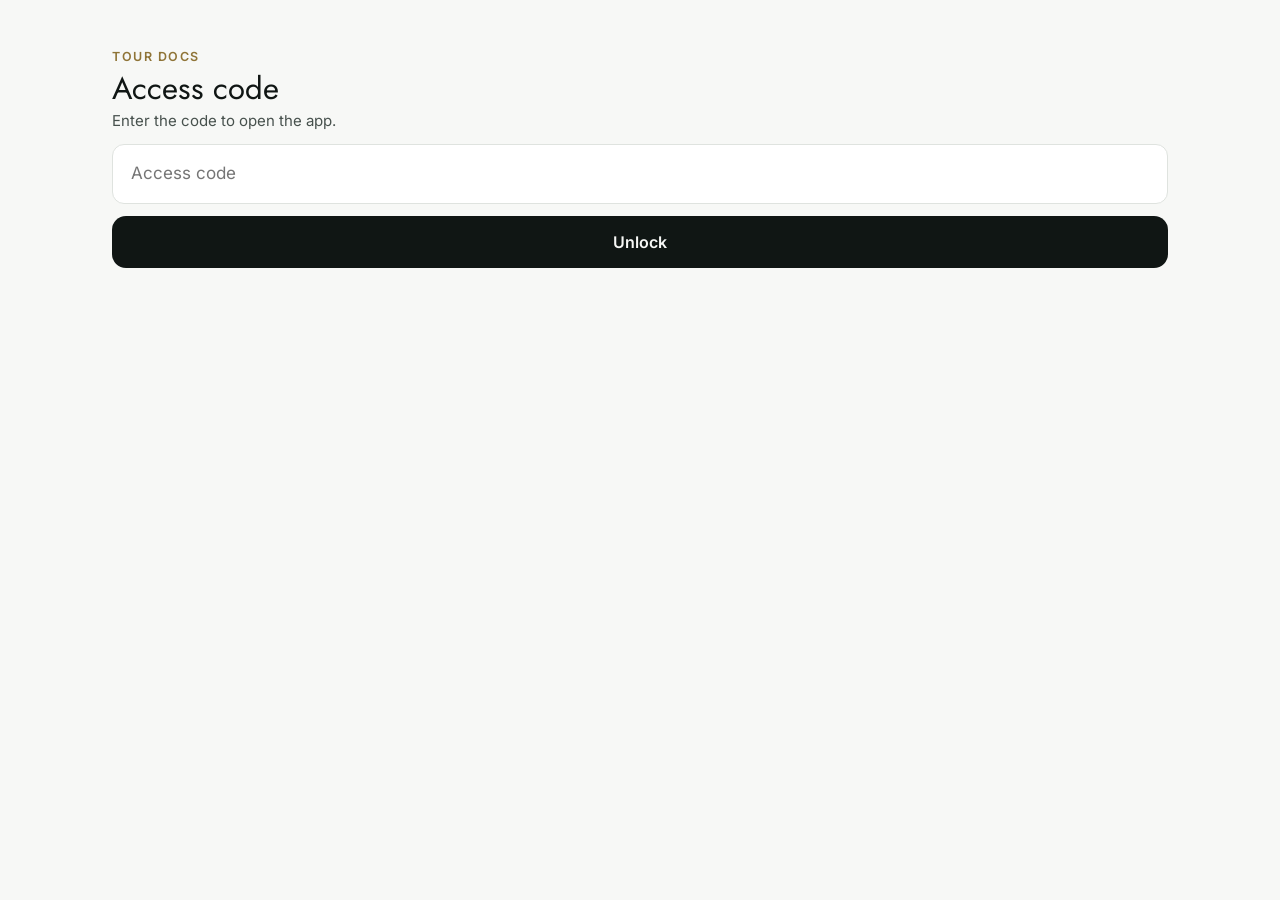
<file: index.html>
<!doctype html>
<html lang="en" style="background: #f7f8f6">
<head>
  <meta charset="utf-8">
  <!-- No viewport-fit=cover (owner, 3 Oct 2026): the page stays below the iPhone status bar, so nothing scrolls under it and the phone never blurs the top of the app. -->
  <meta name="viewport" content="width=device-width, initial-scale=1">
  <!-- Tour Docs has no dark theme: without this, a phone set to Dark Mode paints its own default dark
       background for the instant before styles.css has loaded, which looks like a flash of black. -->
  <meta name="color-scheme" content="light">
  <meta name="theme-color" content="#f7f8f6">
  <title>Tour Docs</title>

  <!-- Installing on the phone: the icon, the name under it, and full screen without Safari's bars -->
  <link rel="manifest" href="manifest.webmanifest">
  <link rel="apple-touch-icon" sizes="180x180" href="icons/apple-touch-icon-2.png">
  <meta name="apple-mobile-web-app-capable" content="yes">
  <meta name="mobile-web-app-capable" content="yes">
  <meta name="apple-mobile-web-app-title" content="Tour Docs">
  <meta name="apple-mobile-web-app-status-bar-style" content="default">

  <link rel="stylesheet" href="styles.css">
  <link rel="stylesheet" href="staff-galerie.css">

  <!-- Hints the browser to start fetching every script straight away, all at once, instead of discovering
       them one file at a time as it reads each file's own imports. The app has grown to over two dozen
       small files (no build step bundles them into one), so this cuts a real chunk off the time before
       the app appears. Keep this list the same as FILES in sw.js. -->
  <link rel="modulepreload" href="js/app.js">
  <link rel="modulepreload" href="js/auth.js">
  <link rel="modulepreload" href="js/backup.js">
  <link rel="modulepreload" href="js/changes.js">
  <link rel="modulepreload" href="js/db.js">
  <link rel="modulepreload" href="js/dom.js">
  <link rel="modulepreload" href="js/export.js">
  <link rel="modulepreload" href="js/guestSheet.js">
  <link rel="modulepreload" href="js/qr.js">
  <link rel="modulepreload" href="js/tourInfo.js">
  <link rel="modulepreload" href="js/gate.js">
  <link rel="modulepreload" href="js/ids.js">
  <link rel="modulepreload" href="js/journal.js">
  <link rel="modulepreload" href="js/loader.js">
  <link rel="modulepreload" href="js/passcode-config.js">
  <link rel="modulepreload" href="js/pullRefresh.js">
  <link rel="modulepreload" href="js/pdf.js">
  <link rel="modulepreload" href="js/rollcall.js">
  <link rel="modulepreload" href="js/rules.js">
  <link rel="modulepreload" href="js/supabase-config.js">
  <link rel="modulepreload" href="js/sync.js">
  <link rel="modulepreload" href="js/time.js">
  <link rel="modulepreload" href="js/ui.js">
  <link rel="modulepreload" href="js/users.js">
  <link rel="modulepreload" href="js/version.js">
  <link rel="modulepreload" href="js/xlsx.js">
  <link rel="modulepreload" href="js/xlsxImport.js">
  <link rel="modulepreload" href="js/views/brandForm.js">
  <link rel="modulepreload" href="js/views/chrome.js">
  <link rel="modulepreload" href="js/views/companyLook.js">
  <link rel="modulepreload" href="js/views/destination.js">
  <link rel="modulepreload" href="js/views/dining.js">
  <link rel="modulepreload" href="js/views/guest.js">
  <link rel="modulepreload" href="js/views/icons.js">
  <link rel="modulepreload" href="js/views/guestPicker.js">
  <link rel="modulepreload" href="js/views/journal.js">
  <link rel="modulepreload" href="js/views/move.js">
  <link rel="modulepreload" href="js/views/onlineSignIn.js">
  <link rel="modulepreload" href="js/views/passcode.js">
  <link rel="modulepreload" href="js/views/preview.js">
  <link rel="modulepreload" href="js/views/rollcall.js">
  <link rel="modulepreload" href="js/views/settingsBackup.js">
  <link rel="modulepreload" href="js/views/settingsBrand.js">
  <link rel="modulepreload" href="js/views/settingsDining.js">
  <link rel="modulepreload" href="js/views/settingsExports.js">
  <link rel="modulepreload" href="js/views/settingsGroups.js">
  <link rel="modulepreload" href="js/views/settingsGuests.js">
  <link rel="modulepreload" href="js/views/settingsParties.js">
  <link rel="modulepreload" href="js/views/settingsRequests.js">
  <link rel="modulepreload" href="js/views/settingsTeam.js">
  <link rel="modulepreload" href="js/views/settingsGuestLinks.js">
  <link rel="modulepreload" href="js/views/settingsTouring.js">
  <link rel="modulepreload" href="js/views/settingsWarnings.js">
  <link rel="modulepreload" href="js/views/trip.js">
  <link rel="modulepreload" href="js/views/trips.js">
  <link rel="modulepreload" href="js/views/undo.js">
  <link rel="modulepreload" href="js/views/welcome.js">
</head>
<body>
  <!-- Everything you see is drawn into this one box by js/app.js, which replaces this placeholder the
       moment it is ready. Without it, the phone shows nothing (just the plain background) for the second
       or two it takes to start: this keeps something on screen the whole time. -->
  <div id="app">
    <div class="boot-splash">
      <div class="boot-name">Tour Docs</div>
      <div class="boot-bar" aria-hidden="true"><div class="boot-bar-fill"></div></div>
    </div>
  </div>
  <noscript>Tour Docs needs JavaScript to run.</noscript>
  <script type="module" src="js/app.js"></script>
</body>
</html>
</file>
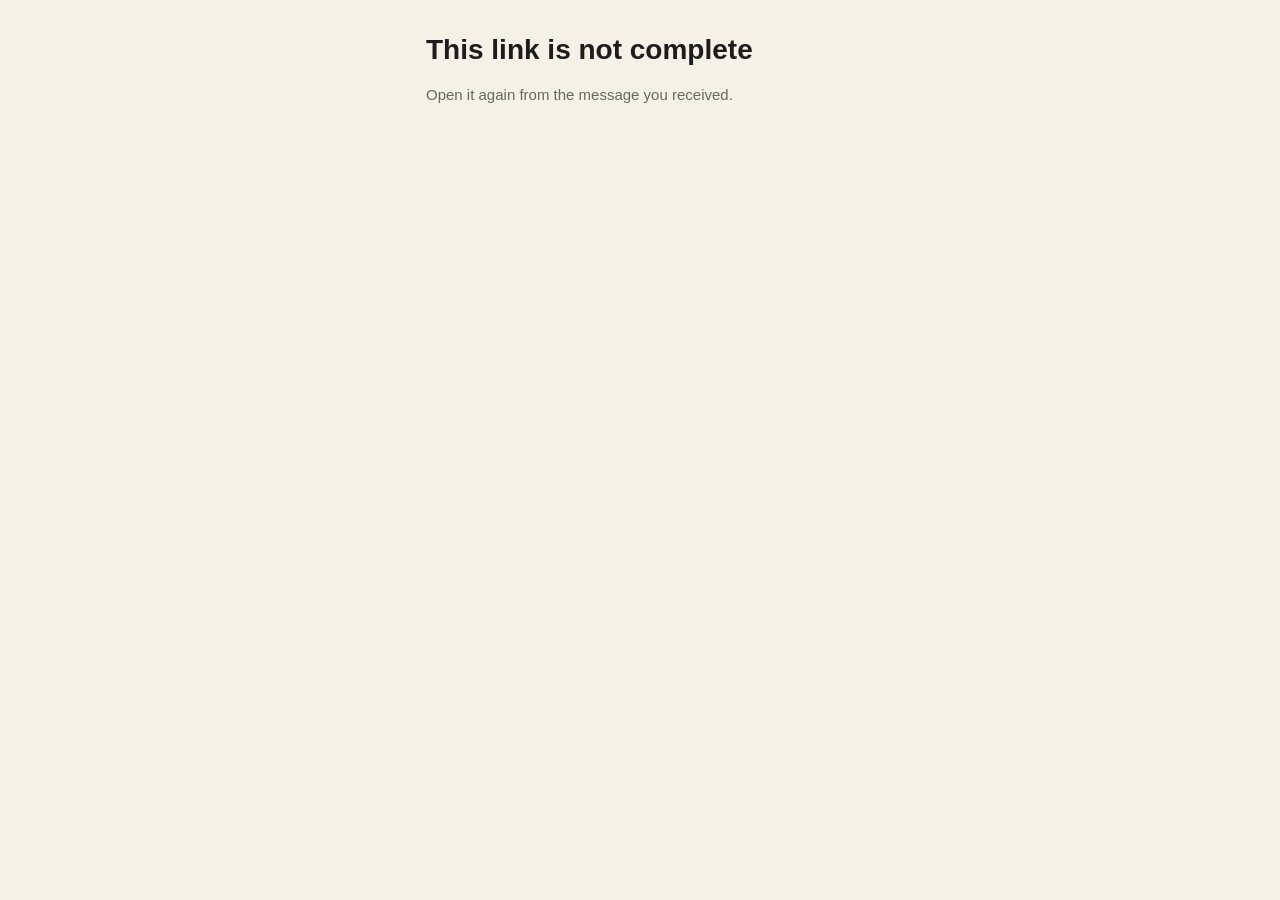
<file: confirm/index.html>
<!doctype html>
<html lang="en">
<head>
<meta charset="utf-8">
<meta name="viewport" content="width=device-width, initial-scale=1, viewport-fit=cover">
<meta name="robots" content="noindex">
<title>Confirm your tour</title>
<style>
  :root { --bg: #f6f1e7; --card: #fffdf8; --ink: #1d1d1b; --soft: #6b675f; --line: rgba(0,0,0,.1); --yes: #2e7d32; --no: #c62828; }
  @media (prefers-color-scheme: dark) { :root { --bg: #151514; --card: #22211f; --ink: #f2efe8; --soft: #a7a298; --line: rgba(255,255,255,.12); --yes: #5cbf63; --no: #ef6a6a; } }
  * { box-sizing: border-box; }
  body { margin: 0; background: var(--bg); color: var(--ink); font: 17px/1.45 -apple-system, BlinkMacSystemFont, "Segoe UI", Roboto, sans-serif; }
  main { max-width: 460px; margin: 0 auto; padding: calc(env(safe-area-inset-top, 0px) + 28px) 16px 40px; }
  .from { color: var(--soft); font-size: 14px; font-weight: 600; letter-spacing: .02em; text-transform: uppercase; }
  h1 { font-size: 28px; line-height: 1.15; margin: 6px 0 18px; }
  .card { background: var(--card); border: 1px solid var(--line); border-radius: 18px; padding: 16px 18px; margin-bottom: 18px; }
  .tour { font-size: 21px; font-weight: 800; margin-bottom: 8px; }
  .row { display: flex; gap: 10px; padding: 6px 0; border-top: 1px solid var(--line); }
  .row:first-of-type { border-top: 0; }
  .row b { min-width: 92px; color: var(--soft); font-weight: 600; }
  .swatch { display: inline-block; width: 14px; height: 14px; border-radius: 4px; vertical-align: -1px; margin-right: 6px; }
  button { font: inherit; border: 0; border-radius: 999px; width: 100%; min-height: 56px; font-weight: 800; font-size: 18px; cursor: pointer; margin-bottom: 10px; }
  .yes { background: var(--yes); color: #fff; }
  .no { background: transparent; color: var(--no); border: 2px solid var(--no); }
  .small { background: transparent; color: var(--soft); min-height: 44px; font-size: 15px; font-weight: 600; text-decoration: underline; }
  textarea { width: 100%; font: inherit; border: 1px solid var(--line); border-radius: 14px; padding: 12px; background: var(--card); color: var(--ink); margin-bottom: 14px; min-height: 70px; }
  label { display: block; font-size: 14px; color: var(--soft); margin-bottom: 6px; }
  .done { text-align: center; padding: 26px 18px; }
  .done .big { font-size: 54px; line-height: 1; }
  .done.is-yes .big { color: var(--yes); } .done.is-no .big { color: var(--no); }
  .muted { color: var(--soft); font-size: 15px; }
  .error { color: var(--no); font-weight: 600; }
</style>
</head>
<body>
<main id="app"><p class="muted">Loading…</p></main>
<script type="module" src="confirm.js"></script>
</body>
</html>
</file>
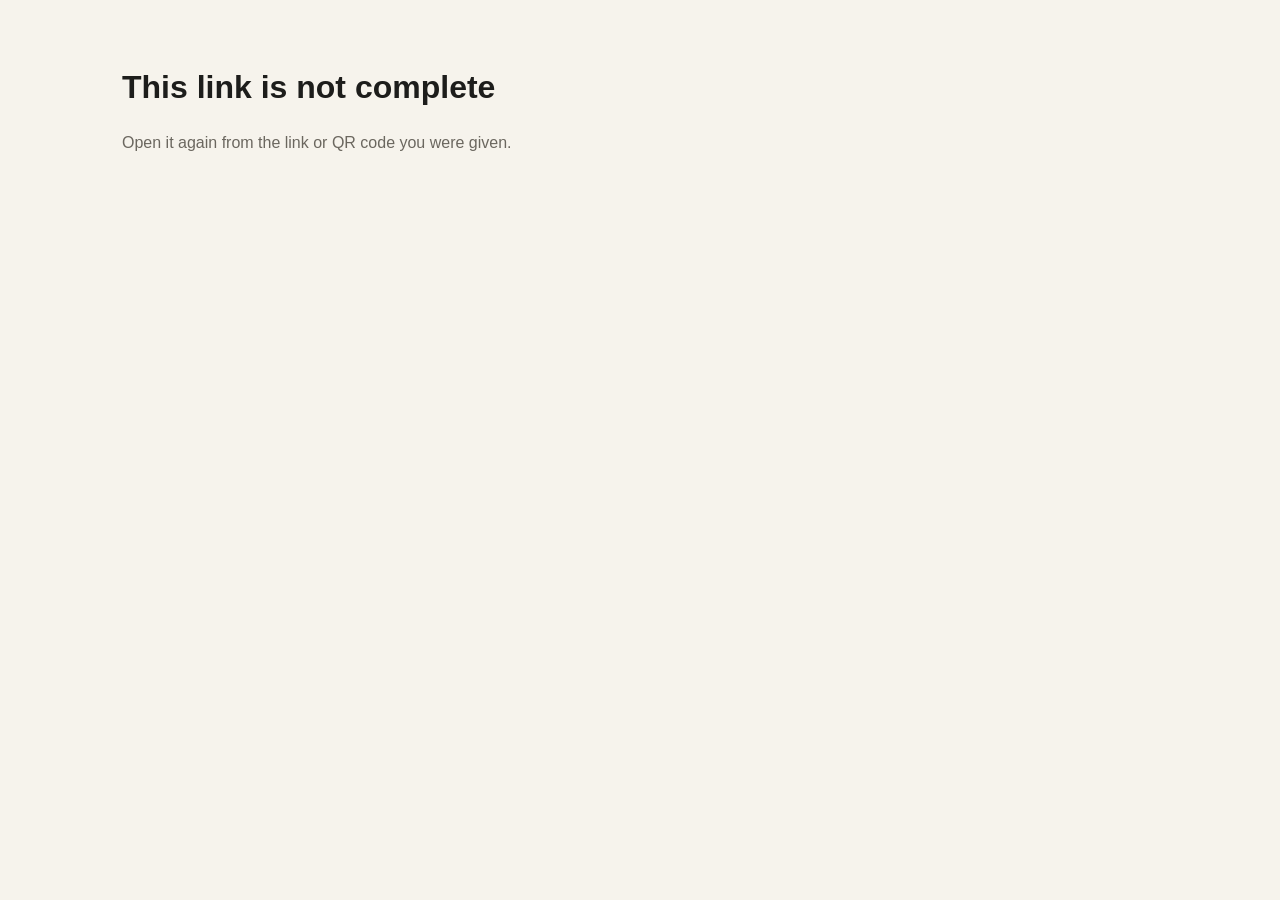
<file: display/index.html>
<!doctype html>
<html lang="en">
<head>
<meta charset="utf-8">
<meta name="viewport" content="width=device-width, initial-scale=1, viewport-fit=cover">
<meta name="robots" content="noindex">
<meta name="theme-color" content="#1d1d1b">
<title>Tour list</title>
<meta name="apple-mobile-web-app-capable" content="yes">
<link rel="icon" href="../icons/icon-192.png">
<link rel="apple-touch-icon" href="../icons/icon-192.png">
<link rel="stylesheet" href="display.css">
</head>
<body>
<main id="app"><p class="muted pad">Loading…</p></main>
<div class="stamp" id="stamp" aria-hidden="true"></div>
<script type="module" src="display.js"></script>
</body>
</html>
</file>
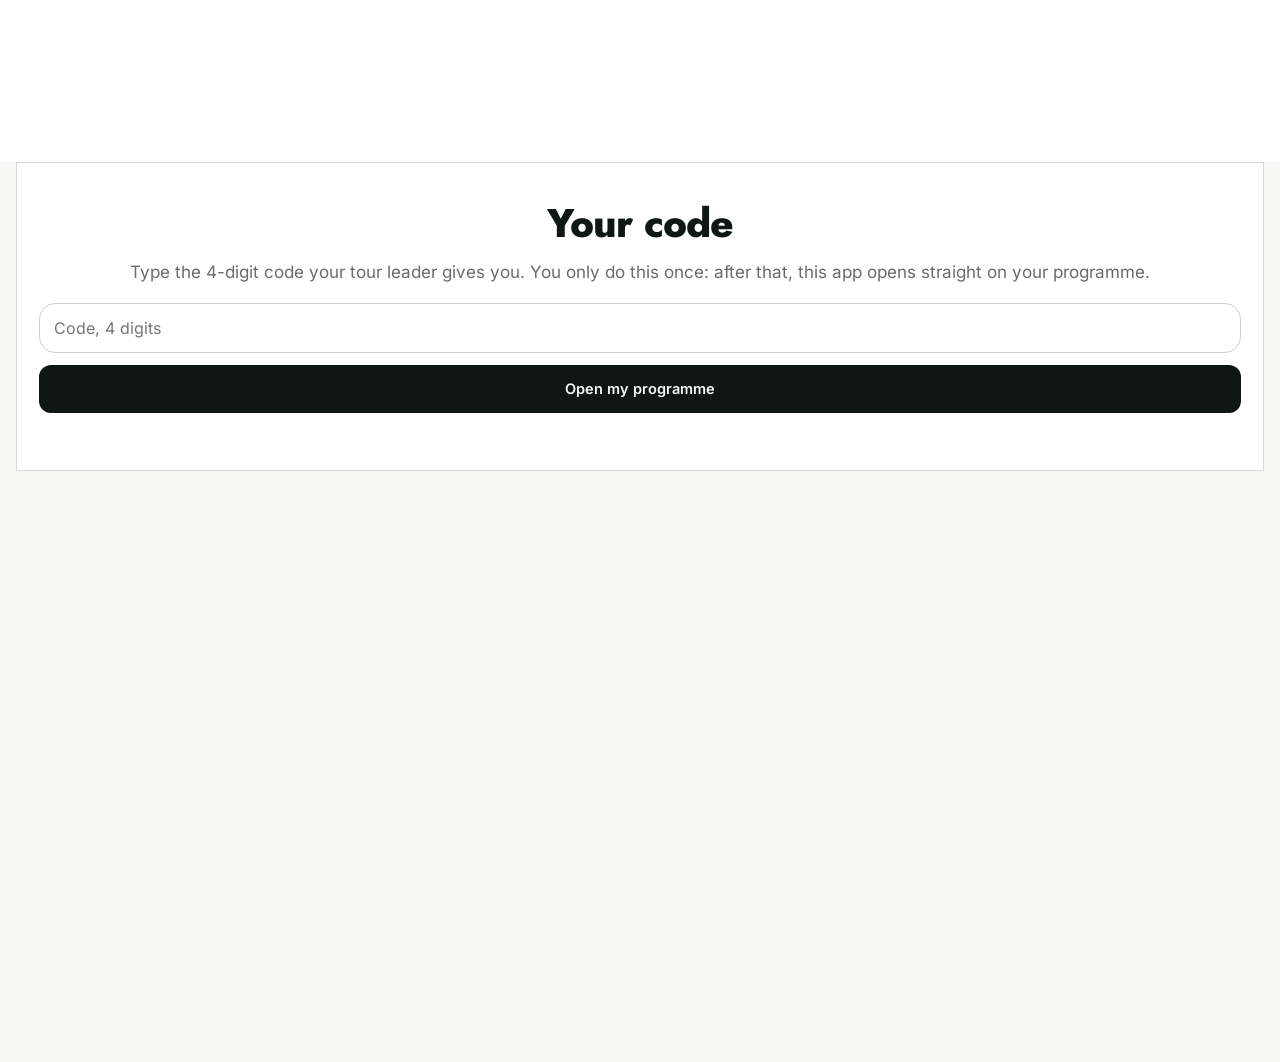
<file: guest/index.html>
<!doctype html>
<html lang="en" style="background: #fff">
<head>
  <meta charset="utf-8">
  <meta name="viewport" content="width=device-width, initial-scale=1">
  <meta name="color-scheme" content="light dark">
  <meta name="theme-color" content="#ffffff">
  <title>My programme</title>
  <link rel="apple-touch-icon" sizes="180x180" href="../icons/apple-touch-icon-2.png">
  <meta name="apple-mobile-web-app-capable" content="yes">
  <meta name="mobile-web-app-capable" content="yes">
  <meta name="apple-mobile-web-app-title" content="My programme">
  <meta name="apple-mobile-web-app-status-bar-style" content="default">
  <link rel="stylesheet" href="guest.css">
  <link rel="stylesheet" href="galerie.css">
</head>
<body>
  <main id="app"><p class="muted center">Loading…</p></main>
  <script type="module" src="guest.js"></script>
</body>
</html>
</file>
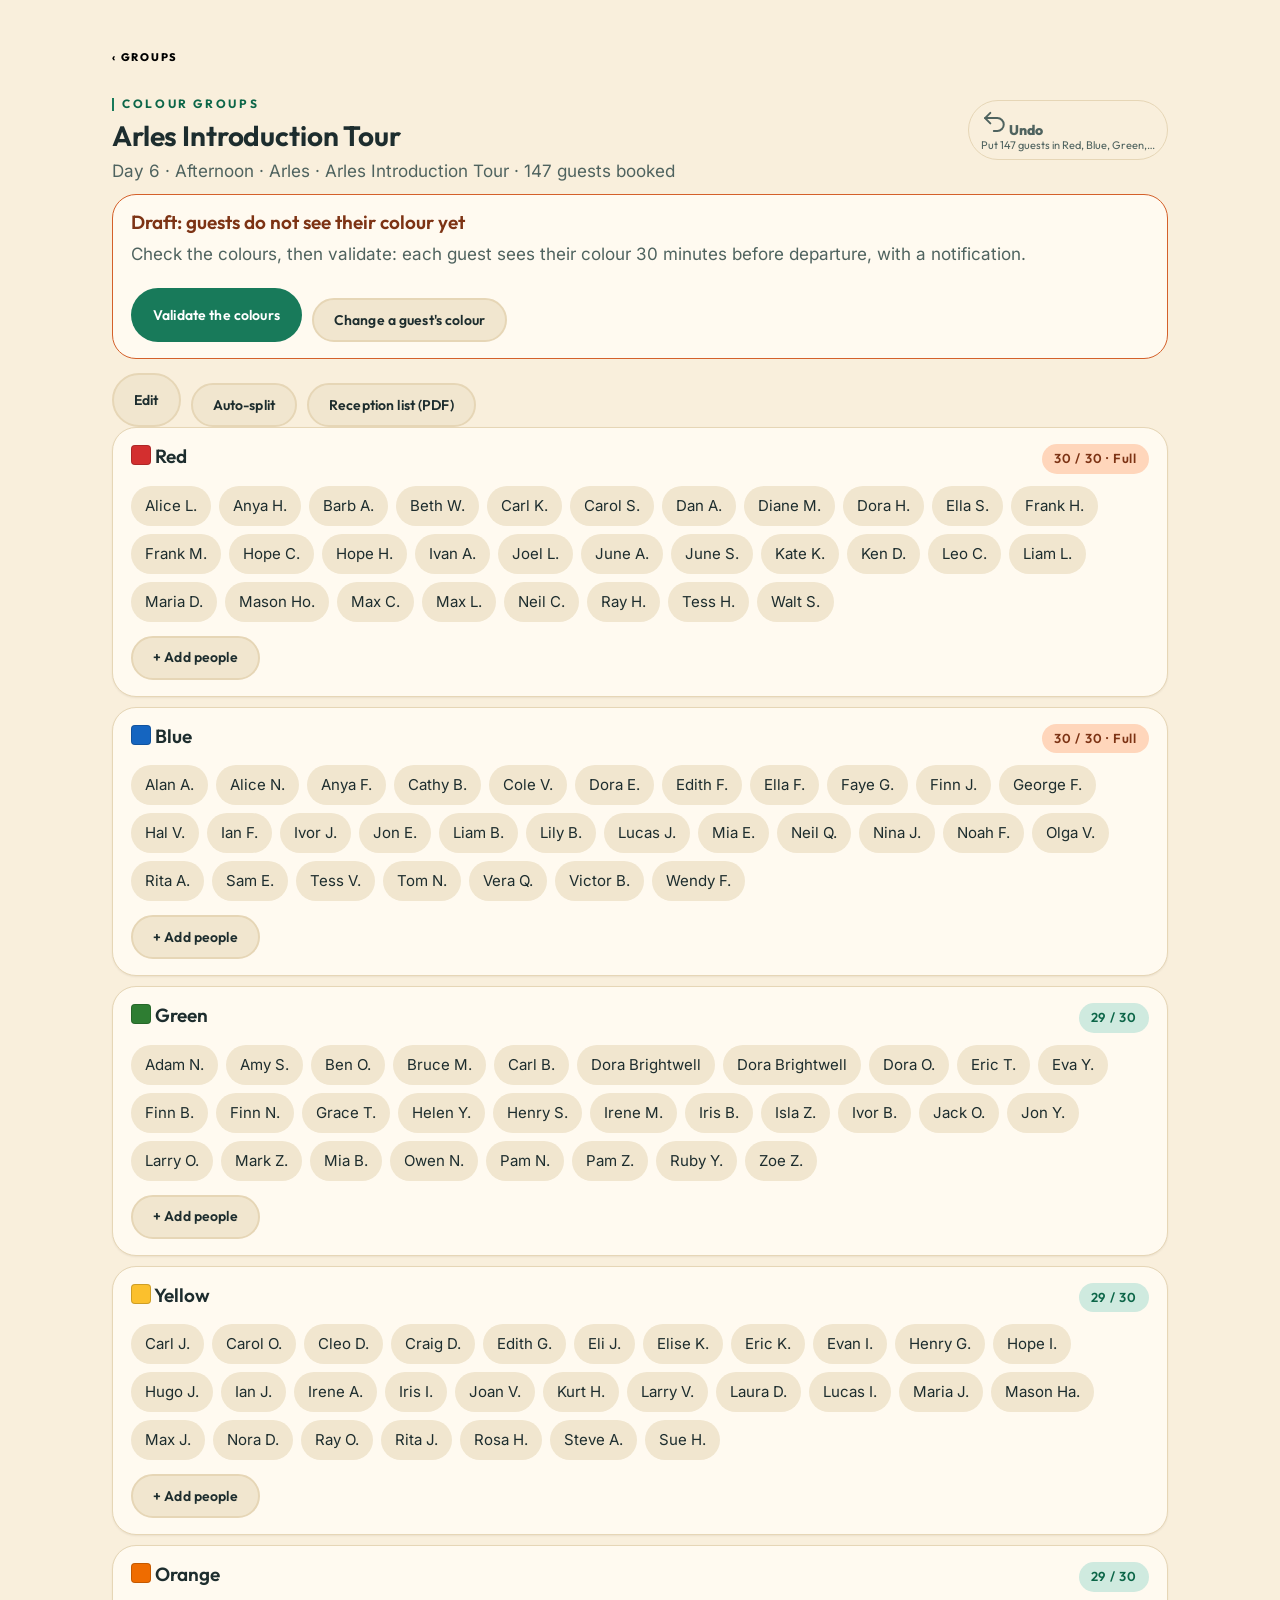
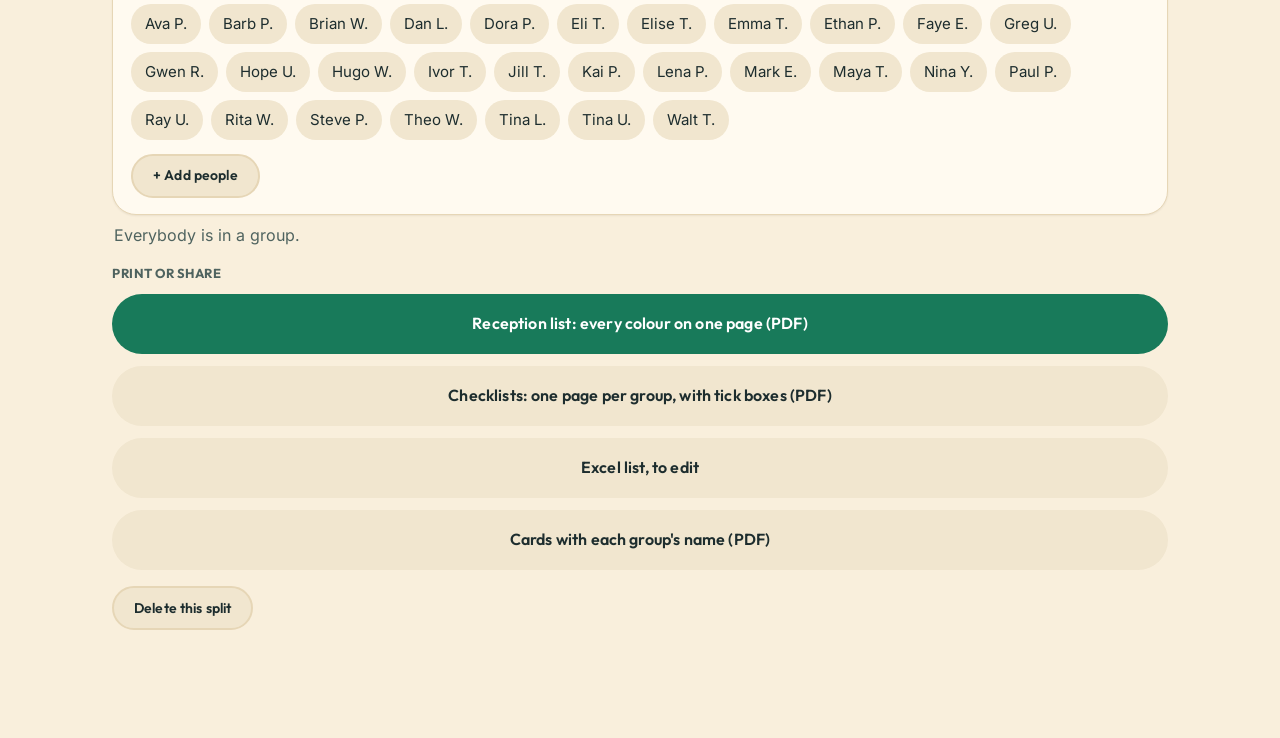
<file: demo_cq.html>
<!doctype html><meta charset=utf-8><meta name=viewport content="width=device-width,initial-scale=1"><link rel=stylesheet href="/styles.css"><body><div class="screen" id=root></div><script type=module>
import { buildTrip } from '/js/loader.js';
import { applyChange } from '/js/changes.js';
import { groupsSettingsPage } from '/js/views/settingsGroups.js';
import { openColourChange } from '/js/views/colourQuick.js';
import { bookedOnActivity, tourSplitPlan, GROUP_COLORS } from '/js/rules.js';
const raw = await (await fetch('/data/tour_docs_sample_trip_RN-01.json')).json();
const c = { owner: { id: 'u1', name: 'Damien', role: 'owner' }, state: buildTrip(raw), entries: [], trip: () => c.state, journal: () => c.entries, async commit(n, e) { c.state = n; c.entries.push(...e); }, refresh() {}, go() {}, roleFor: () => 'owner' };
const tour = [...c.state.activities].map((a) => ({ a, n: bookedOnActivity(c.state, a.id).length })).sort((x, y) => y.n - x.n)[0].a;
const booked = bookedOnActivity(c.state, tour.id);
const groups = GROUP_COLORS.slice(0, 5).map((col) => ({ name: col.name, color: col.key, capacity: 30 }));
const r = await applyChange(c, c.state.id, { type: 'add-split', name: tour.name, details: '', activityId: tour.id, groups });
let split = c.state.splits.find((x) => x.id === r.splitId);
await applyChange(c, c.state.id, { type: 'assign-guests', splitId: split.id, assignments: tourSplitPlan(c.state, split, booked.map((g) => g.id)).plan });
split = c.state.splits.find((x) => x.id === r.splitId);
document.getElementById('root').append(groupsSettingsPage(c, c.state, split.id));
if (location.hash === '#sheet') { openColourChange(c, c.state, split); setTimeout(() => document.querySelector('.colour-row').click(), 300); }
</script>
</file>
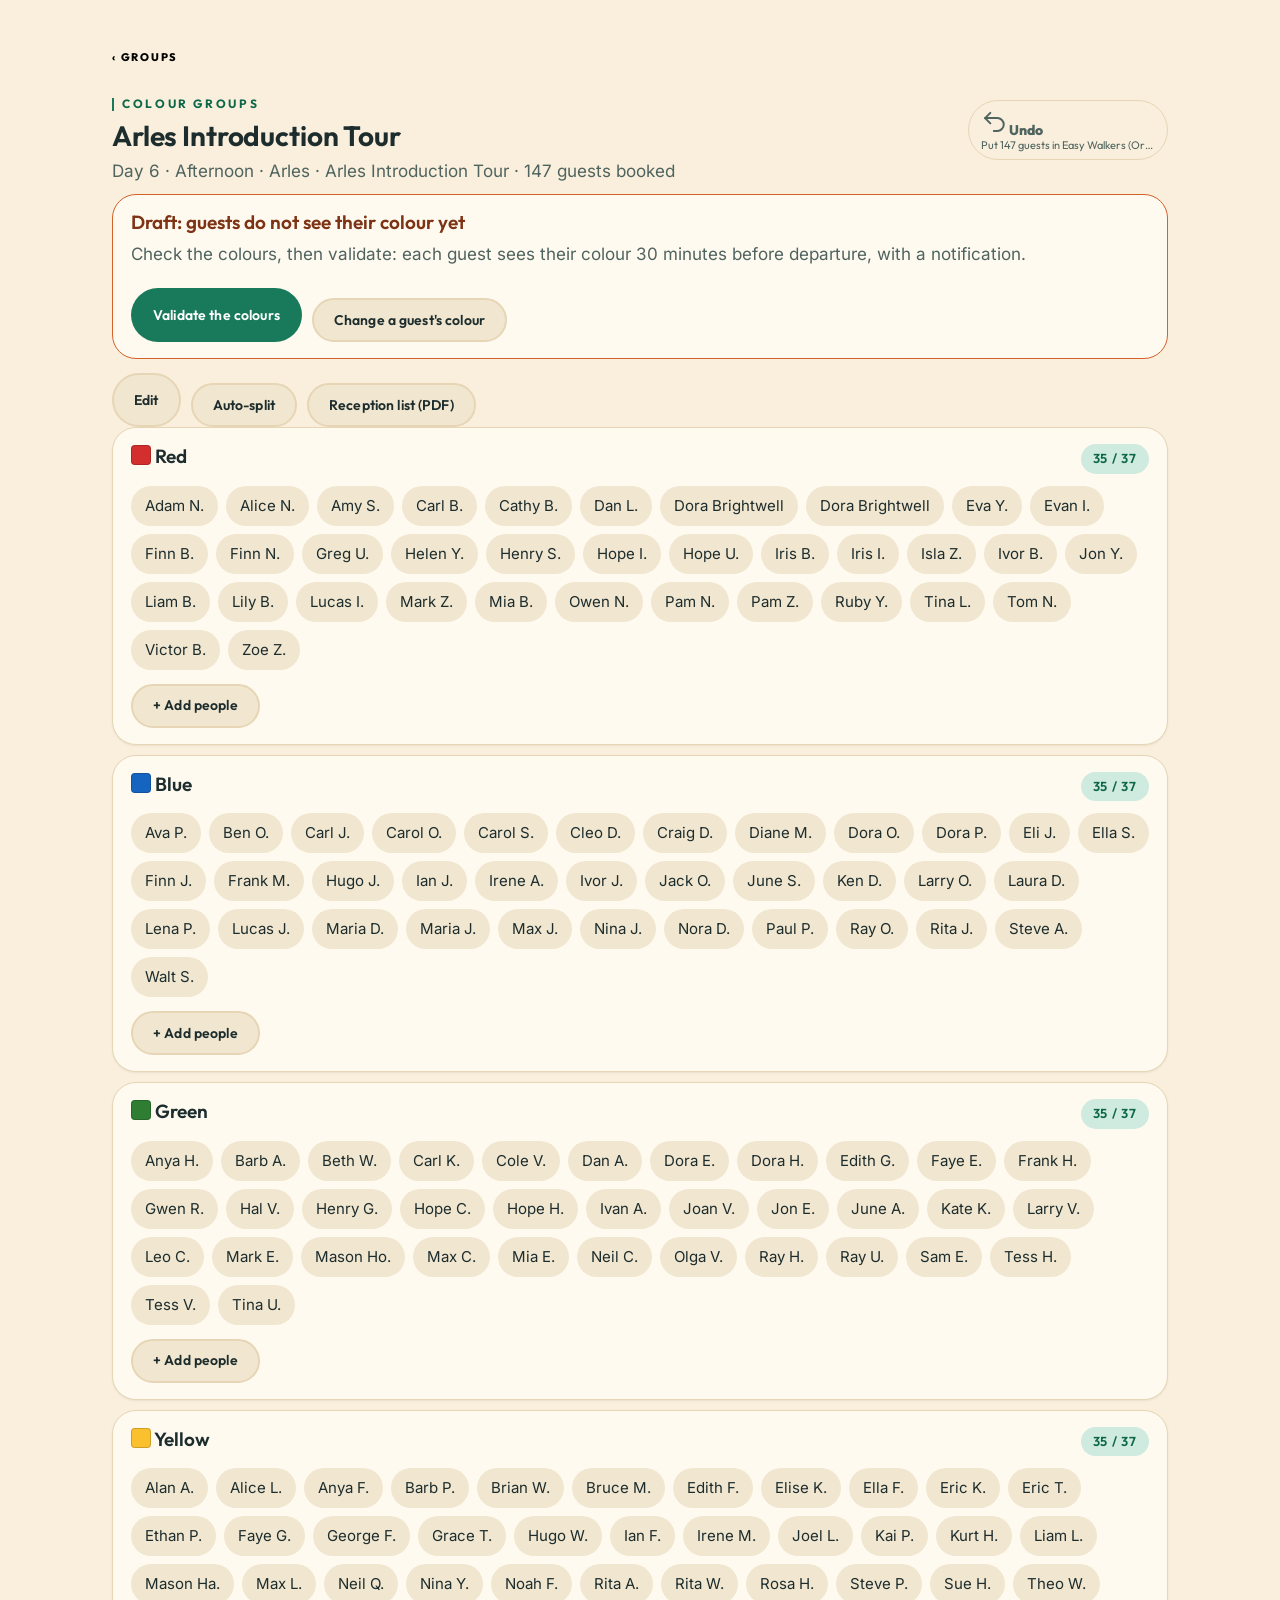
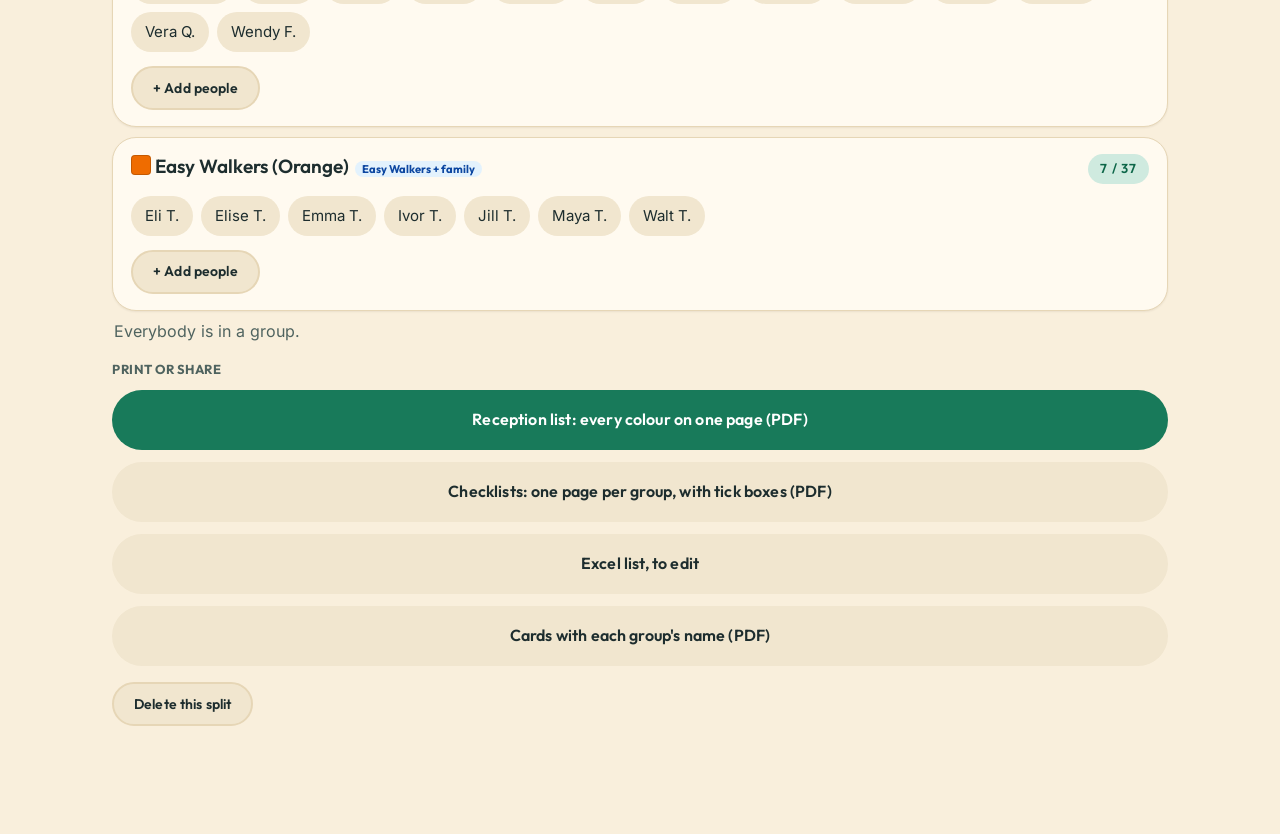
<file: demo_groups.html>
<!doctype html><meta charset=utf-8><meta name=viewport content="width=device-width,initial-scale=1"><link rel=stylesheet href="/styles.css"><body><div class="screen" id=root></div><script type=module>
import { buildTrip } from '/js/loader.js';
import { applyChange } from '/js/changes.js';
import { groupsSettingsPage } from '/js/views/settingsGroups.js';
import { bookedOnActivity, tourSplitPlan, GROUP_COLORS } from '/js/rules.js';
const raw = await (await fetch('/data/tour_docs_sample_trip_RN-01.json')).json();
const owner = { id: 'u1', name: 'Damien', role: 'owner' };
const c = { owner, state: buildTrip(raw), entries: [], trip: (id) => c.state, journal: () => c.entries, async commit(n, e) { c.state = n; c.entries.push(...e); }, refresh() {}, go() {}, roleFor: () => 'owner' };
const tour = [...c.state.activities].map((a) => ({ a, n: bookedOnActivity(c.state, a.id).length })).sort((x, y) => y.n - x.n)[0].a;
const booked = bookedOnActivity(c.state, tour.id);
await applyChange(c, c.state.id, { type: 'set-easy-walker', guestId: booked[3].id, easyWalker: true });
const groups = GROUP_COLORS.slice(0, 5).map((col, i) => ({ name: i === 4 ? `Easy Walkers (${col.name})` : col.name, color: col.key, capacity: Math.ceil(booked.length / 4), ...(i === 4 ? { reserved: 'easy-family' } : {}) }));
const r = await applyChange(c, c.state.id, { type: 'add-split', name: tour.name, details: '', activityId: tour.id, groups });
const split = c.state.splits.find((x) => x.id === r.splitId);
await applyChange(c, c.state.id, { type: 'assign-guests', splitId: split.id, assignments: tourSplitPlan(c.state, split, booked.map((g) => g.id)).plan });
document.getElementById('root').append(groupsSettingsPage(c, c.state, split.id));
</script>
</file>
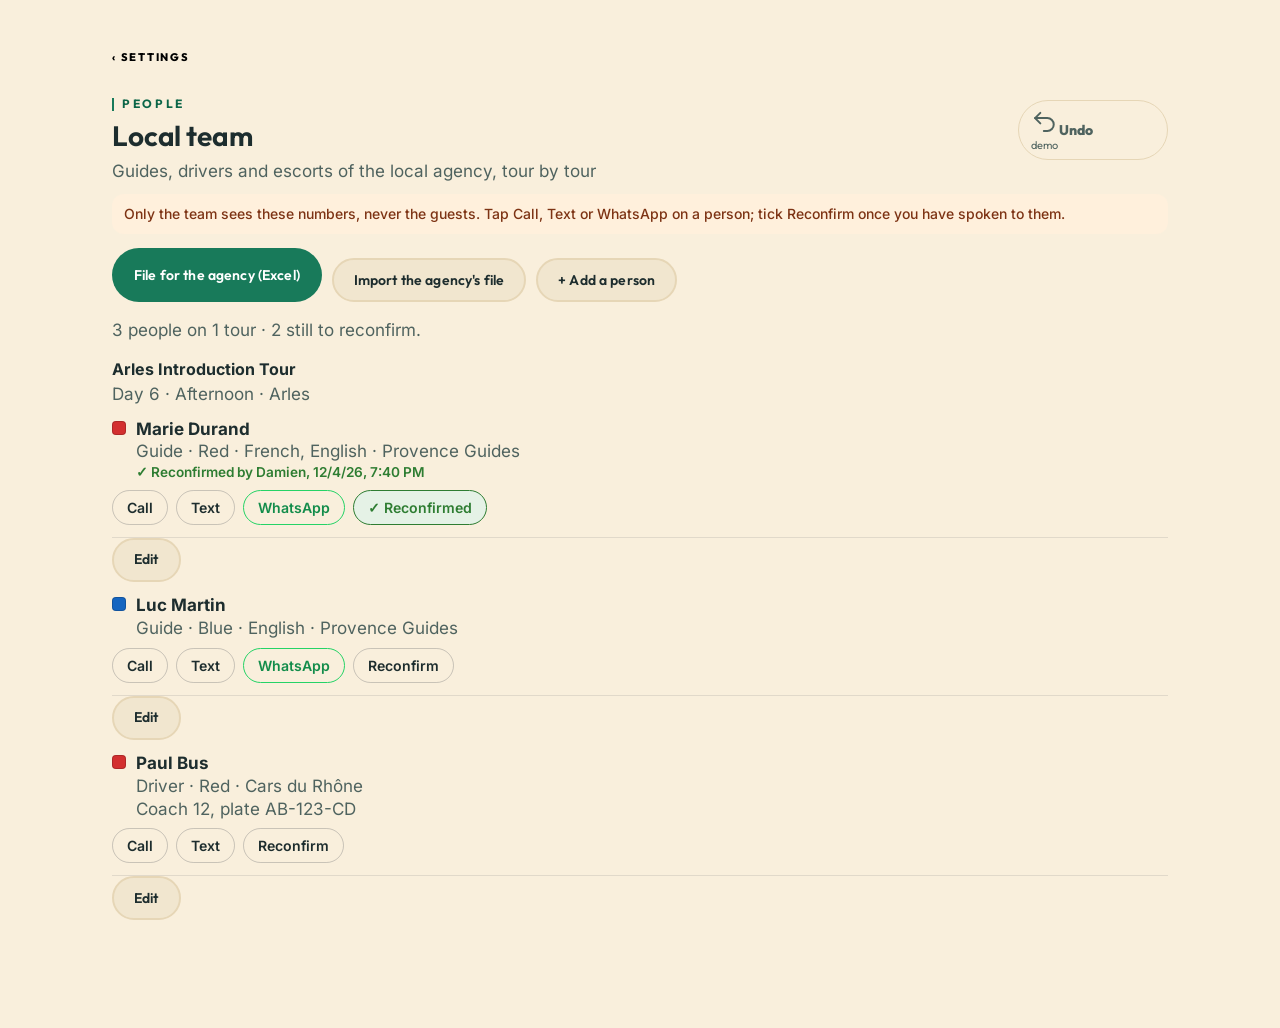
<file: demo_lt.html>
<!doctype html><meta charset=utf-8><meta name=viewport content="width=device-width,initial-scale=1"><link rel=stylesheet href="/styles.css"><body><div class="screen" id=root></div><script type=module>
import { buildTrip } from '/js/loader.js';
import { applyChange } from '/js/changes.js';
import { contactsSettingsPage } from '/js/views/settingsContacts.js';
import { bookedOnActivity, GROUP_COLORS } from '/js/rules.js';
const c = { owner: { id: 'u1', name: 'Damien', role: 'owner' }, state: buildTrip(await (await fetch('/data/tour_docs_sample_trip_RN-01.json')).json()), entries: [], trip: () => c.state, journal: () => c.entries, async commit(n, e) { c.state = n; c.entries.push(...e); }, refresh() {}, go() {}, roleFor: () => 'owner' };
const tour = [...c.state.activities].map((a) => ({ a, n: bookedOnActivity(c.state, a.id).length })).sort((x, y) => y.n - x.n)[0].a;
const r = await applyChange(c, c.state.id, { type: 'add-split', name: tour.name, details: '', activityId: tour.id, groups: GROUP_COLORS.slice(0, 3).map((col) => ({ name: col.name, color: col.key, capacity: 50 })) });
const sp = c.state.splits.find((x) => x.id === r.splitId);
const contacts = [
  { id: 'a', name: 'Marie Durand', job: 'Guide', phone: '+33 6 12 34 56 78', whatsapp: true, languages: 'French, English', company: 'Provence Guides', notes: '', assignments: [{ activityId: tour.id, groupId: sp.groups[0].id, confirmedAt: new Date().toISOString(), confirmedBy: 'Damien' }] },
  { id: 'b', name: 'Luc Martin', job: 'Guide', phone: '+33 6 98 76 54 32', whatsapp: true, languages: 'English', company: 'Provence Guides', notes: '', assignments: [{ activityId: tour.id, groupId: sp.groups[1].id }] },
  { id: 'c', name: 'Paul Bus', job: 'Driver', phone: '+33 6 11 22 33 44', whatsapp: false, languages: '', company: 'Cars du Rhône', notes: 'Coach 12, plate AB-123-CD', assignments: [{ activityId: tour.id, groupId: sp.groups[0].id }] },
];
await applyChange(c, c.state.id, { type: 'set-contacts', contacts, what: 'demo' });
document.getElementById('root').append(contactsSettingsPage(c, c.state));
</script>
</file>
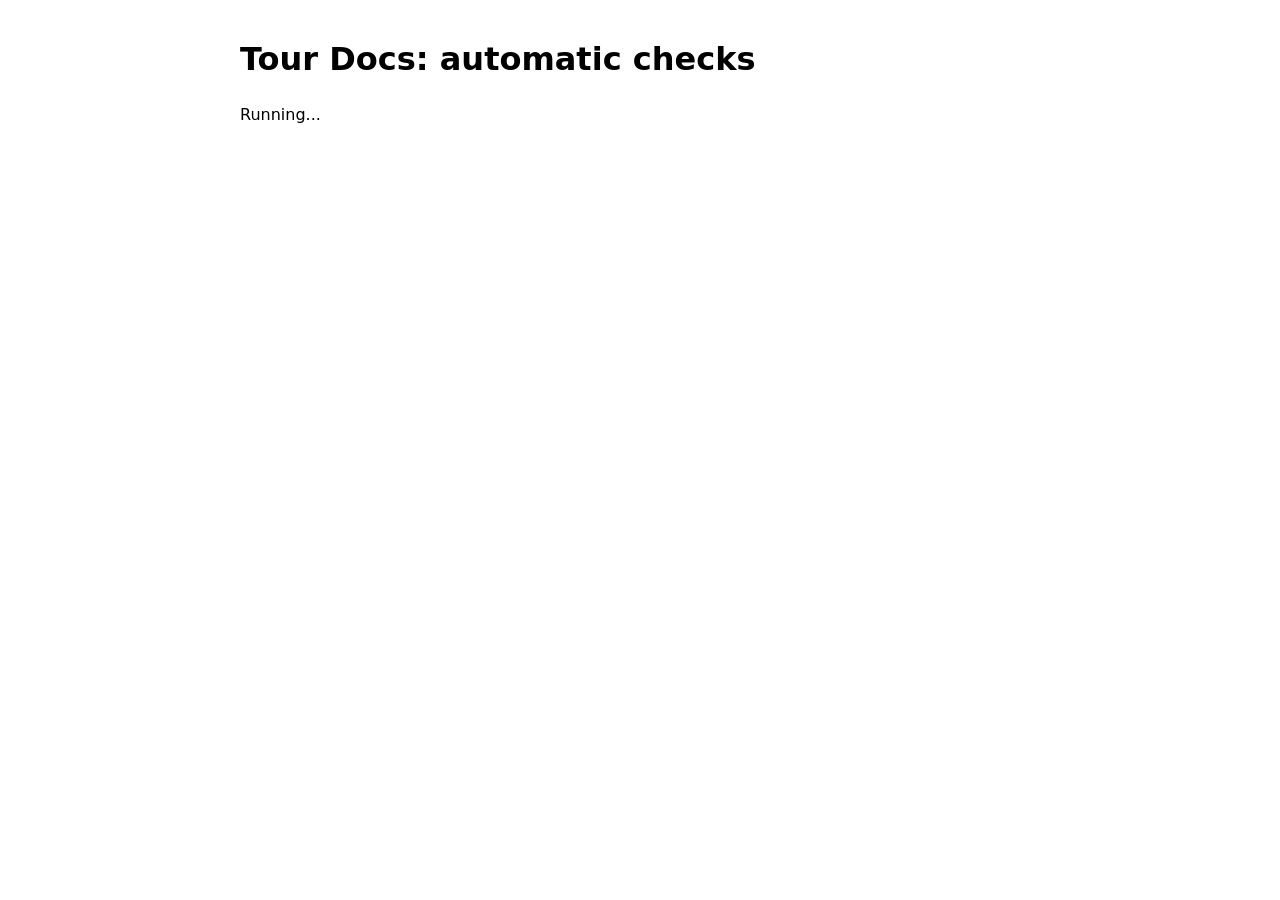
<file: tests.html>
<!doctype html>
<html lang="en">
<head>
  <meta charset="utf-8">
  <meta name="viewport" content="width=device-width, initial-scale=1">
  <title>Tour Docs tests</title>
  <style>
    body { font: 16px/1.4 system-ui, sans-serif; padding: 16px; max-width: 800px; margin: auto; }
    .pass { color: #0a6b2d; } .fail { color: #b42318; font-weight: 700; }
    li { margin: 4px 0; }
  </style>
</head>
<body>
  <h1>Tour Docs: automatic checks</h1>
  <p id="summary">Running...</p>
  <ul id="out"></ul>
  <script type="module" src="js/tests.js"></script>
</body>
</html>
</file>
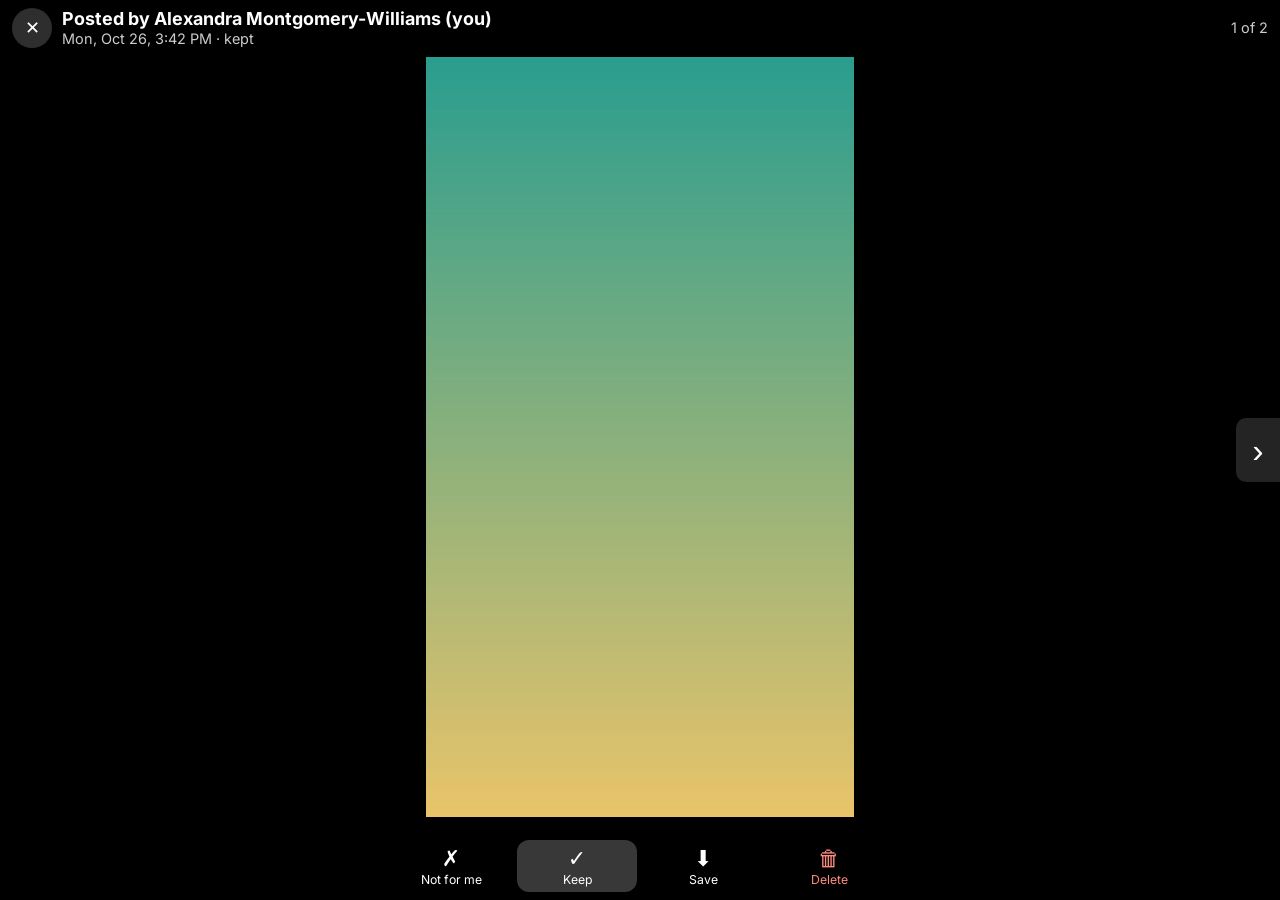
<file: viewer_demo.html>
<!doctype html><meta name=viewport content="width=device-width,initial-scale=1"><link rel=stylesheet href="/guest/guest.css"><body><script type=module>
import { openAlbumViewer } from '/js/albumViewer.js';
const c=document.createElement('canvas');c.width=900;c.height=1600;const x=c.getContext('2d');const g=x.createLinearGradient(0,0,0,1600);g.addColorStop(0,'#2a9d8f');g.addColorStop(1,'#e9c46a');x.fillStyle=g;x.fillRect(0,0,900,1600);
const url=c.toDataURL('image/jpeg');
openAlbumViewer({photos:[{id:'a'},{id:'b'}],index:0,fullUrl:async()=>url,thumbUrl:()=>url,title:()=>'Posted by Alexandra Montgomery-Williams (you)',subtitle:()=>'Mon, Oct 26, 3:42 PM · kept',actions:()=>[{icon:'✗',label:'Not for me'},{icon:'✓',label:'Keep',active:true},{icon:'⬇',label:'Save'},{icon:'🗑',label:'Delete',danger:true}]});
</script>
</file>
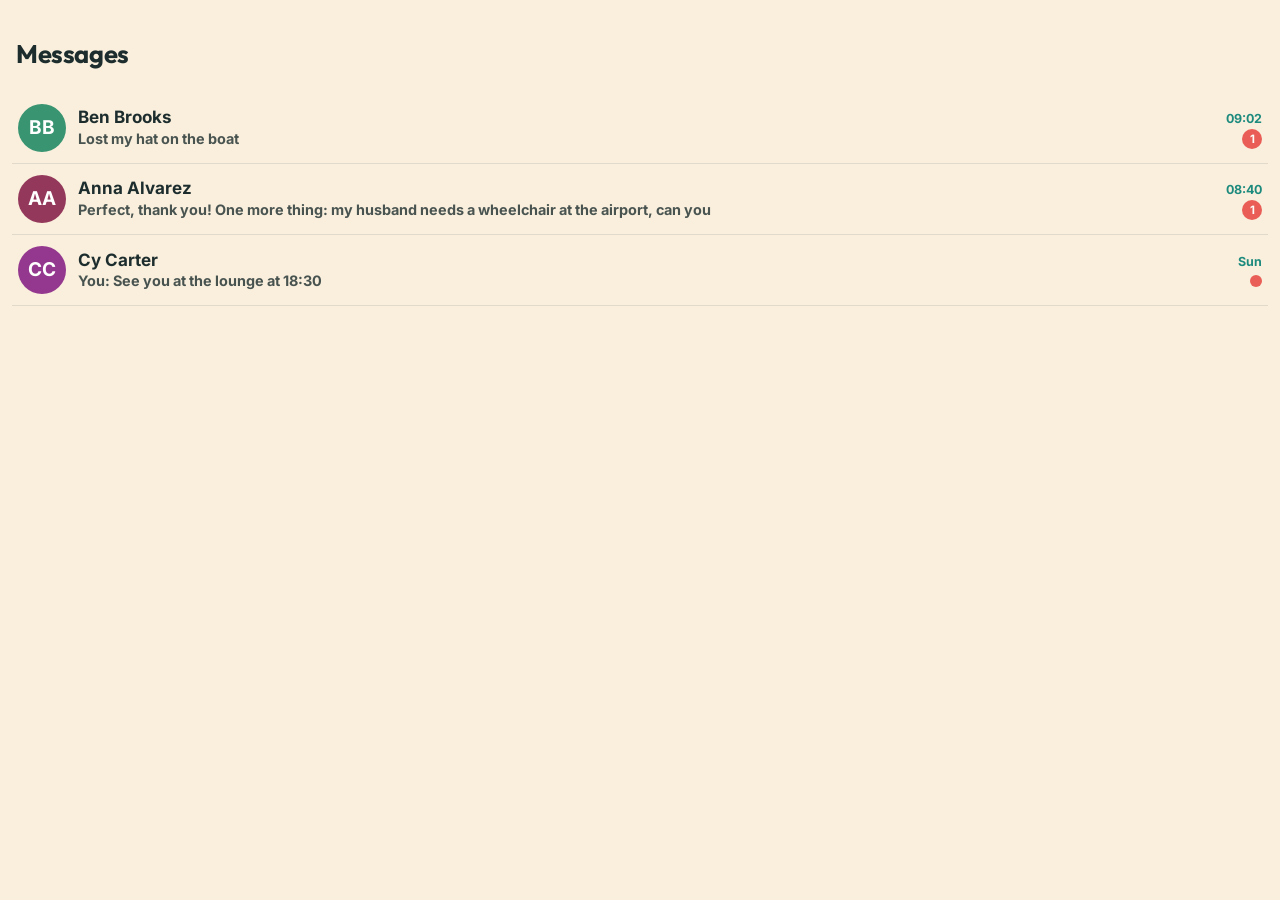
<file: viewer_demo2.html>
<!doctype html><meta charset=utf-8><meta name=viewport content="width=device-width,initial-scale=1"><link rel=stylesheet href="/styles.css"><body><div id=root style="padding:16px"></div><script type=module>
import { openChat, avatar } from '/js/chatUi.js';
import { inboxList } from '/js/chat.js';
import { h } from '/js/dom.js';
const t = (d,hh,m)=>new Date(2026,9,d,hh,m).toISOString();
const rows=[
 {id:1,guest_id:'a',direction:'guest',body:'Hello! Is the bus to the airport tomorrow still at 6:30?',created_at:t(26,21,7),read_at:t(26,21,9)},
 {id:2,guest_id:'a',direction:'staff',sender_name:'Marie Dupont',body:'Yes, 06:30 in the lobby. We will wait for you.',created_at:t(26,21,12),read_at:t(26,21,13)},
 {id:3,guest_id:'a',direction:'guest',body:'Perfect, thank you! One more thing: my husband needs a wheelchair at the airport, can you arrange it?',created_at:t(27,8,40),read_at:null},
 {id:4,guest_id:'b',direction:'guest',body:'Lost my hat on the boat',created_at:t(27,9,2),read_at:null},
 {id:5,guest_id:'c',direction:'staff',sender_name:'Marie',body:'See you at the lounge at 18:30',created_at:t(25,17,0),read_at:t(25,17,5)},
];
const names=new Map([['a','Anna Alvarez'],['b','Ben Brooks'],['c','Cy Carter']]);
const list=inboxList(rows,[{guest_id:'c',flagged:true}],names,new Date(2026,9,27,10,0));
const box=h('div',{class:'inbox-list'}, list.map((c)=>h('button',{class:`inbox-item${c.dot?' is-unread':''}`,type:'button'},avatar(c.name,48),h('div',{class:'inbox-main'},h('div',{class:'inbox-line'},h('span',{class:'inbox-name'},c.name),h('span',{class:'inbox-time'},c.time)),h('div',{class:'inbox-preview'},h('span',{},(c.mine?'You: ':'')+c.preview),c.waiting&&!c.dot?h('span',{class:'inbox-wait'},'Reply needed'):null,c.unread>0?h('span',{class:'inbox-dot'},String(c.unread)):c.flagged?h('span',{class:'inbox-dot inbox-dot--plain'}):null)))));
document.getElementById('root').append(h('h2',{},'Messages'),box);
if (location.hash==='#chat') openChat({title:'Anna Alvarez',subtitle:'Kept as a record',getMessages:()=>rows.filter(r=>r.guest_id==='a'),isMine:m=>m.direction==='staff',labelOf:m=>m.direction==='staff'?m.sender_name:'',onSend:async()=>({ok:true}),menu:[{label:'Mark as unread',onClick(){}}],note:'Please do not ask guests for allergies here.'});
</script>
</file>
<file: styles.css>
/* Tour Docs: styles.
   Designed for a phone in a moving vehicle: big text, big tap targets, strong contrast.
   All colours live in the :root block below, so a different company or look = change them here only. */

:root {
  /* Palette taken from the prototype screenshots (cream page, dark teal accent). */
  --brand: #1d5c57;          /* buttons, active tab, links, small labels */
  --brand-ink: #ffffff;      /* text on top of the brand colour */
  --brand-tint: #e3efec;     /* light wash of the brand colour: pressed rows */
  --ink: #1f2a2a;            /* main text */
  --muted: #55605f;          /* secondary text */
  --bg: #f3efe6;             /* page background */
  --card: #ffffff;           /* cards and rows */
  --soft: #faf8f3;           /* bars and things that are not available yet */
  --track: #e6e0d2;          /* the groove behind the Use / Settings switch */
  --line: #ded7c9;           /* borders */

  --warn-bg: #fbeedd;        /* "needs attention" (e.g. nothing chosen yet) */
  --warn-line: #c26418;
  --warn-ink: #7a3b0c;

  --bad-bg: #f8e6e1;         /* "problem" (e.g. unknown activity) */
  --bad-line: #9a3a2a;
  --bad-ink: #7a2a1c;

  --serif: Georgia, "Iowan Old Style", "Times New Roman", serif;   /* big titles */
  --undo: #b4530f;           /* the Undo button (dark orange, easy to see) */
  --tap: 60px;               /* minimum height of anything you tap */
}

* { box-sizing: border-box; }

body {
  margin: 0;
  background: var(--bg);
  color: var(--ink);
  font: 18px/1.35 -apple-system, BlinkMacSystemFont, "Segoe UI", Roboto, Helvetica, Arial, sans-serif;
  -webkit-text-size-adjust: 100%;
}

a { color: inherit; text-decoration: none; }
.muted { color: var(--muted); }

/* ---------- Boot splash ----------
   Sits in index.html's #app placeholder, drawn straight from this stylesheet (no JS needed), so the
   phone shows the app's name instead of a blank page while js/app.js is still starting up. app.js keeps
   it up for a full two seconds (see BOOT_SPLASH_MS) so the little intro below is never just a flash,
   even when the phone was ready sooner; the first real screen then replaces it. */
.boot-splash {
  display: flex; flex-direction: column; align-items: center; justify-content: center; gap: 22px;
  min-height: 100vh; min-height: 100dvh;
}
.boot-name {
  font-family: var(--serif); font-size: 34px; font-weight: 700; color: var(--brand);
  opacity: 0; animation: boot-name-in 0.25s ease-out forwards;
}
@keyframes boot-name-in { from { opacity: 0; transform: translateY(6px) scale(0.97); } to { opacity: 1; transform: none; } }
.boot-bar { width: 130px; height: 5px; border-radius: 3px; background: var(--track); overflow: hidden; }
.boot-bar-fill {
  height: 100%; width: 0; border-radius: 3px; background: var(--brand);
  animation: boot-bar-fill 0.6s ease-in-out forwards;
}
@keyframes boot-bar-fill { from { width: 0; } to { width: 100%; } }

/* ---------- Page layout ---------- */

.screen {
  max-width: 720px;
  margin: 0 auto;
  /* Top: clear of the iPhone notch. Bottom: clear of the tab bar. */
  padding: calc(env(safe-area-inset-top) + 16px) 20px calc(var(--tap) + env(safe-area-inset-bottom) + 48px);
}

.page-head { margin-bottom: 18px; }
.back-link {
  display: inline-flex;
  flex: 0 0 auto;
  white-space: nowrap;
  align-items: center;
  min-height: 44px;
  margin-left: -8px;
  padding: 0 8px;
  color: var(--brand);
  font-weight: 700;
}
.eyebrow {
  font-size: 14px;
  font-weight: 700;
  letter-spacing: 0.14em;
  text-transform: uppercase;
  color: var(--brand);
}
.title {
  margin: 4px 0 6px;
  font: 700 34px/1.1 var(--serif);
}
.subtitle { color: var(--muted); }
.subtitle-note { font-size: 0.82em; opacity: 0.8; }

/* ---------- Use / Settings switch ---------- */

.switch {
  display: grid;
  grid-template-columns: 1fr 1fr;
  gap: 4px;
  margin-bottom: 24px;
  padding: 4px;
  border-radius: 22px;
  background: var(--track);
}
.switch-item {
  display: flex;
  align-items: center;
  justify-content: center;
  min-height: 52px;
  border-radius: 18px;
  font-weight: 700;
}
.switch-item.is-active { background: var(--card); box-shadow: 0 1px 3px rgba(0, 0, 0, 0.12); }

/* The small version, next to "‹ All trips": tapped rarely, so it should not take more room than
   the back link beside it. */
.switch--compact {
  flex: 0 0 auto;
  grid-template-columns: auto auto;
  gap: 2px;
  margin-bottom: 0;
  padding: 3px;
  border-radius: 14px;
}
.switch--compact .switch-item { min-height: 34px; padding: 0 12px; border-radius: 11px; font-size: 14px; white-space: nowrap; }

/* ---------- Cards, buttons, forms ---------- */

.card {
  margin-bottom: 12px;
  padding: 16px 18px;
  background: var(--card);
  border: 1px solid var(--line);
  border-radius: 20px;
}
.card h2 { margin: 0 0 4px; font-size: 22px; }
.card p { margin: 6px 0 0; }
.card--link { display: block; }
.card--link:active { background: var(--brand-tint); }
.card-title { margin-bottom: 4px; font: 700 22px/1.2 var(--serif); }
.card-sub { margin-top: 14px; font-size: 14px; font-weight: 700; letter-spacing: 0.08em; text-transform: uppercase; color: var(--muted); }
.line { display: flex; justify-content: space-between; gap: 12px; padding: 6px 0; border-bottom: 1px solid var(--line); font-size: 16px; }
.line:last-child { border-bottom: 0; }

.btn {
  display: flex;
  align-items: center;
  justify-content: center;
  width: 100%;
  min-height: var(--tap);
  margin-top: 12px;
  padding: 0 20px;
  border: 2px solid var(--brand);
  border-radius: 30px;
  background: var(--brand);
  color: var(--brand-ink);
  font: inherit;
  font-weight: 700;
  cursor: pointer;
}
.btn:active { opacity: 0.85; }
.btn:disabled { opacity: 0.5; cursor: not-allowed; }
.btn--plain { background: transparent; color: var(--brand); }
.btn--small { min-height: 48px; margin-top: 0; padding: 0 16px; font-size: 16px; }
.btn--danger { border-color: var(--bad-line); background: var(--bad-line); }
.file-input { display: none; }

.text-input {
  width: 100%;
  min-height: var(--tap);
  padding: 0 18px;
  border: 2px solid var(--line);
  border-radius: 18px;
  background: var(--card);
  font: inherit;
  color: var(--ink);
}
.text-input:focus { outline: none; border-color: var(--brand); }

.message {
  margin-top: 14px;
  padding: 12px 16px;
  border-radius: 16px;
  background: var(--bad-bg);
  border: 1px solid var(--bad-line);
  color: var(--bad-ink);
  font-weight: 600;
}

.empty { padding: 24px 8px; text-align: center; color: var(--muted); }
.footer-note { margin-top: 28px; font-size: 14px; text-align: center; }

/* ---------- Top bar and sideways strips (Use) ---------- */

.top-bar { display: flex; align-items: center; justify-content: space-between; gap: 10px; margin-bottom: 10px; }

/* The sync light (see chrome.js's syncDot): a small traffic light, green/orange/red, always shown
   left to right with only the current state lit, plus a word — a single dot that just changed
   color was too hard to read at a glance. */
.sync-lights { display: inline-flex; flex: 0 0 auto; align-items: center; gap: 6px; background: none; border: 0; padding: 6px 2px; margin: 0; font: inherit; cursor: pointer; }
.sync-details-headline { font-weight: 700; margin: 0 0 8px; }
.sync-details-headline.is-problem { color: var(--bad-line); }
.sync-lights-dots { display: inline-flex; gap: 4px; }
.sync-light { display: inline-block; width: 8px; height: 8px; border-radius: 50%; opacity: 0.25; }
.sync-light--synced { background: var(--brand); }
.sync-light--pending { background: var(--warn-line); }
.sync-light--offline { background: var(--bad-line); }
.sync-light.is-on { opacity: 1; }
.sync-lights-label { font-size: 11px; font-weight: 600; text-transform: uppercase; letter-spacing: 0.02em; }
.sync-lights-label--synced { color: var(--brand); }
.sync-lights-label--pending { color: var(--warn-line); }
.sync-lights-label--offline { color: var(--bad-line); }
.sync-lights-label--nologin { color: var(--bad-line); }

/* The Undo button (like Ctrl+Z): next to the title of each Use screen, in orange so it is easy to see.
   It takes ALL the room left of the title, and says in full what it would undo. */
/* A screen with no title (see pageHead): the eyebrow sits directly in .page-head, on its own tight
   line right above the action (Sort/Undo) — squeezing them onto one row instead leaves the action's
   own content too little width and forces an awkward wrap. */
.page-head > .eyebrow { margin-bottom: 2px; }
.page-head-eyebrow-only .head-actions > .btn,
.page-head-eyebrow-only .undo-btn { margin-top: 0; }
.page-head-row { display: flex; align-items: flex-start; gap: 14px; }
.page-head-text { flex: 0 1 auto; min-width: 0; }
.head-actions { display: flex; flex: 1 1 0; min-width: 0; align-items: center; gap: 8px; flex-wrap: wrap; }
/* A plain button next to Undo (e.g. the A-Z/Seat sort switch) keeps its own small width instead of
   the ".btn" default of stretching to fill the row, so it sits beside Undo instead of above it. */
.head-actions > .btn { width: auto; flex: 0 0 auto; margin-top: 6px; }
.undo-btn {
  flex: 1 1 0;
  min-width: 150px;
  min-height: 44px;
  margin-top: 6px;
  display: flex;
  flex-direction: column;
  align-items: flex-start;
  justify-content: center;
  gap: 1px;
  padding: 7px 14px;
  border: 0;
  border-radius: 14px;
  background: var(--undo);
  color: #ffffff;
  font: inherit;
  text-align: left;
  cursor: pointer;
}
.undo-btn:active { filter: brightness(0.9); }
.undo-btn:disabled { background: var(--track); color: var(--muted); cursor: default; }
.undo-label { font-size: 14px; font-weight: 700; line-height: 1.2; white-space: nowrap; }
/* Capped to 2 lines (not left to wrap endlessly): still shows what Undo would do — that preview
   is what lets Undo skip a confirmation popup (SPEC.md) — just without taking over the screen. */
.undo-what {
  font-size: 12.5px;
  line-height: 1.25;
  display: -webkit-box;
  -webkit-line-clamp: 2;
  -webkit-box-orient: vertical;
  overflow: hidden;
}
.undo-when { font-size: 11px; opacity: 0.85; }

/* ---------- Journal ---------- */

.entry {
  margin-bottom: 10px;
  padding: 14px 18px;
  background: var(--card);
  border: 1px solid var(--line);
  border-radius: 20px;
}
.entry--muted { background: var(--soft); }
.entry--muted .entry-title { color: var(--muted); }
.entry-title { font-size: 18px; font-weight: 700; line-height: 1.3; }
.entry-meta { margin-top: 6px; font-size: 14px; color: var(--muted); }
.tag--warn { background: var(--warn-bg); color: var(--warn-ink); }
.approval-input { margin: 4px 0 12px; }

/* ---------- Roll call ---------- */

.vehicles { display: flex; gap: 10px; margin: 0 -20px 12px; padding: 2px 20px; overflow-x: auto; scrollbar-width: none; -webkit-overflow-scrolling: touch; }
.vehicles::-webkit-scrollbar { display: none; }
/* Buttons that also react to a long press: switch off the iPhone's own long-press menu and text selection. */
.vehicle, .rc-guest { -webkit-touch-callout: none; -webkit-user-select: none; user-select: none; touch-action: manipulation; }
.vehicle {
  flex: 0 0 auto;
  min-width: 78px;
  min-height: 80px;
  display: flex;
  flex-direction: column;
  align-items: center;
  justify-content: center;
  gap: 2px;
  border: 2px solid var(--line);
  border-radius: 22px;
  background: var(--card);
  color: var(--ink);
  font: inherit;
  cursor: pointer;
}
.vehicle-label { font-size: 24px; font-weight: 700; line-height: 1.1; }
.vehicle-count { font-size: 18px; font-weight: 600; color: var(--muted); }
.vehicle.is-selected { background: var(--brand); border-color: var(--brand); color: var(--brand-ink); }
.vehicle.is-selected .vehicle-count { color: var(--brand-ink); opacity: 0.85; }
.vehicle--add { min-width: 66px; font-size: 34px; font-weight: 400; color: var(--brand); }

.rc-guest {
  display: flex;
  align-items: center;
  justify-content: space-between;
  gap: 12px;
  width: 100%;
  min-height: 68px;
  margin-bottom: 10px;
  padding: 12px 18px;
  border: 1px solid var(--line);
  border-radius: 20px;
  background: var(--card);
  color: var(--ink);
  font: inherit;
  font-size: 21px;
  font-weight: 700;
  text-align: left;
  cursor: pointer;
}
.rc-guest:active { background: var(--brand-tint); }
.rc-guest--forced { background: var(--undo); border-color: var(--undo); color: #ffffff; }   /* on this tour by force */
.vehicles { margin-top: 12px; }
.rc-guest--forced:active { background: var(--undo); filter: brightness(0.9); }
.rc-tap { font-size: 15px; font-weight: 600; opacity: 0.7; }
.sheet-footer { padding-top: 6px; }

/* End roll call: the list of guests who did not show up, each with a tick (ticked = will be moved to At leisure) */
.tick-row { display: flex; align-items: center; gap: 14px; min-height: 58px; padding: 6px 4px; border-bottom: 1px solid var(--line); font-size: 19px; font-weight: 600; cursor: pointer; }
.tick-row input { flex: 0 0 auto; width: 28px; height: 28px; accent-color: var(--brand); }
.rc-hint { margin: 6px 0 4px; font-size: 14px; color: var(--muted); text-align: center; }

/* The Undo button, full width, under the vehicles */
.undo-btn--wide { flex: none; width: 100%; min-width: 0; margin: 0 0 14px; flex-direction: row; align-items: baseline; flex-wrap: wrap; gap: 4px 12px; }

/* The roll call card of the Journal */
.entry--button { display: block; width: 100%; font: inherit; color: inherit; text-align: left; cursor: pointer; }
.roll-lines { margin-top: 10px; border-top: 1px solid var(--line); }
.roll-line { align-items: baseline; justify-content: flex-start; gap: 12px; }
.roll-line--undone span:last-child { text-decoration: line-through; color: var(--muted); }
.tag {
  display: inline-block;
  margin-left: 8px;
  padding: 1px 10px;
  border-radius: 999px;
  background: var(--track);
  font-size: 13px;
  font-weight: 700;
}

.strip {
  display: flex;
  gap: 8px;
  margin: 0 -20px 10px;              /* run edge to edge, so it is clear the row scrolls */
  padding: 2px 20px;
  overflow-x: auto;
  scrollbar-width: none;
  -webkit-overflow-scrolling: touch;
}
.strip::-webkit-scrollbar { display: none; }
.strip-item {
  flex: 0 0 auto;
  display: flex;
  align-items: center;
  min-height: 48px;
  padding: 0 18px;
  border: 1px solid var(--line);
  border-radius: 24px;
  background: var(--card);
  font-weight: 700;
  white-space: nowrap;
}
.strip--small .strip-item { min-height: 42px; padding: 0 14px; font-size: 16px; }
.strip-item.is-active { background: var(--brand); border-color: var(--brand); color: var(--brand-ink); }
button.strip-item { font: inherit; font-weight: 700; color: inherit; cursor: pointer; }
button.strip-item.is-active { color: var(--brand-ink); }
.strip--small button.strip-item { font-size: 16px; }

/* ---------- Activity cards and guest name pills ---------- */

/* The top of an activity card is a button: tap it to open the card (all names + actions). */
.card-head { display: block; width: 100%; padding: 0; border: 0; background: none; font: inherit; color: inherit; text-align: left; cursor: pointer; }
.card-head:active { opacity: 0.7; }
.card-head:disabled { opacity: 0.55; cursor: not-allowed; }
.card-actions { display: flex; flex-wrap: wrap; gap: 10px; margin-top: 14px; }
.card--soft { background: var(--soft); }
.card--cancelled { background: var(--soft); border-style: dashed; }
.card--cancelled .act-name { text-decoration: line-through; color: var(--muted); }
.nobody { margin: 12px 0 0; }
.card--warn { background: var(--warn-bg); border-color: var(--warn-line); color: var(--warn-ink); }
.card--warn .line { flex-direction: column; gap: 0; border-color: var(--warn-line); }

/* A tour's own waitlist, inside its card (never a card of its own: it is this tour's queue, not a
   second tour). A dashed divider and a small, muted heading — unlike .act-name — keep it reading as
   part of the same card instead of its own thing. */
.waitlist-section { margin-top: 14px; padding-top: 14px; border-top: 1px dashed var(--line); }
.waitlist-heading { margin: 0; font-size: 15px; font-weight: 700; color: var(--muted); }
.line--button { width: 100%; padding-left: 0; padding-right: 0; border-top: 0; border-left: 0; border-right: 0; background: none; font: inherit; color: inherit; text-align: left; cursor: pointer; }
.line--button:disabled { color: var(--muted); cursor: not-allowed; }

.card-row { display: flex; align-items: baseline; justify-content: space-between; gap: 12px; }
.act-name { font-size: 20px; font-weight: 700; line-height: 1.25; }
.count { flex: 0 0 auto; font-weight: 700; color: var(--muted); white-space: nowrap; }
.count--bad { color: var(--bad-ink); }

.chips { display: flex; flex-wrap: wrap; gap: 8px; margin-top: 12px; }
.chip {
  min-height: 40px;
  padding: 6px 14px;
  border: 1px solid #d5e3df;
  border-radius: 999px;
  background: #eef4f2;
  font: inherit;
  font-size: 17px;
  color: var(--ink);
  cursor: pointer;
}
.chip:active { background: var(--brand-tint); }
.chip--forced { background: var(--undo); border-color: var(--undo); color: #ffffff; font-weight: 700; }
.chip--forced:active { background: var(--undo); filter: brightness(0.9); }
.chip--more { background: transparent; border-color: var(--line); color: var(--muted); font-weight: 700; }
.chip:disabled { background: var(--soft); color: var(--muted); cursor: not-allowed; }

/* ---------- Guest list and one guest's trip ---------- */

.count-line { margin: 10px 2px; font-size: 16px; }
.list { list-style: none; margin: 0; padding: 0; }
.list li { margin-bottom: 8px; }

.row {
  display: flex;
  align-items: center;
  gap: 10px;
  width: 100%;
  min-height: var(--tap);
  padding: 10px 18px;
  background: var(--card);
  border: 1px solid var(--line);
  border-radius: 20px;
  font: inherit;
  color: inherit;
  text-align: left;
}
.row:active { background: var(--brand-tint); }
.row-main { flex: 1; min-width: 0; }
.row-title { font-weight: 700; }
.row-sub { font-size: 15px; color: var(--muted); }
.row-chev { font-size: 24px; color: var(--muted); }

.slot {
  display: flex;
  gap: 14px;
  margin-bottom: 8px;
  padding: 12px 18px;
  background: var(--card);
  border: 1px solid var(--line);
  border-radius: 20px;
}
/* A half-day row is a button: tap it to change it. */
button.slot { width: 100%; align-items: center; font: inherit; color: inherit; text-align: left; cursor: pointer; }
button.slot:active { filter: brightness(0.95); }
button.slot:disabled { cursor: not-allowed; opacity: 0.6; }
.slot-when { flex: 0 0 92px; font-size: 14px; font-weight: 700; letter-spacing: 0.04em; text-transform: uppercase; color: var(--muted); }
.slot-date { font-weight: 600; letter-spacing: 0; text-transform: none; }
.slot-what { flex: 1; min-width: 0; }
.slot-title { font-size: 20px; font-weight: 700; line-height: 1.25; }
.slot-detail { font-size: 15px; color: var(--muted); }
/* Each status also has different WORDING, so colour is never the only signal. */
.slot--leisure .slot-title { color: var(--muted); }
.slot--blank   { background: var(--warn-bg); border-color: var(--warn-line); }
.slot--blank .slot-title { color: var(--warn-ink); }
.slot--unknown { background: var(--bad-bg); border-color: var(--bad-line); }
.slot--unknown .slot-title { color: var(--bad-ink); }

/* ---------- Settings menu ---------- */

.menu-row {
  display: flex;
  align-items: center;
  justify-content: space-between;
  gap: 12px;
  min-height: 64px;
  border-bottom: 1px solid var(--line);
  font-size: 20px;
  font-weight: 700;
}
.menu-text { display: flex; flex-direction: column; min-width: 0; padding: 8px 0; }
.menu-label { font-size: 19px; font-weight: 700; }
.menu-hint { font-size: 14px; font-weight: 400; color: var(--muted); line-height: 1.3; }
.menu-section { margin: 0 0 6px; }
.menu-section:last-child .menu-row:last-child { border-bottom: 0; }
.menu-row.is-soon { color: var(--muted); }
.section-title { margin: 24px 0 8px; font-size: 15px; font-weight: 700; text-transform: uppercase; letter-spacing: 0.02em; color: var(--muted); }
.menu-side { white-space: nowrap; flex: none; display: flex; align-items: center; gap: 10px; font-size: 15px; font-weight: 600; }
.pill {
  padding: 4px 12px;
  border-radius: 999px;
  background: var(--track);
  color: var(--muted);
  font-size: 14px;
  font-weight: 700;
}

/* ---------- Bottom tabs (Use) ---------- */

.bottom-tabs {
  position: fixed;
  left: 0;
  right: 0;
  bottom: 0;
  z-index: 10;
  display: grid;
  grid-auto-flow: column;   /* as many equal-width columns as there are tabs (2 today, 3 with Dining) */
  grid-auto-columns: 1fr;
  gap: 10px;
  padding: 8px 16px calc(8px + env(safe-area-inset-bottom));
  background: var(--soft);
  border-top: 1px solid var(--line);
}
.bottom-tab {
  display: flex;
  align-items: center;
  justify-content: center;
  min-height: 44px;
  border-radius: 20px;
  font-size: 15px;
  font-weight: 700;
}
.bottom-tab.is-active { background: var(--brand); color: var(--brand-ink); }

/* ---------- Bottom sheet (used by confirmation screens from step 3) and toast ---------- */

body.sheet-open { overflow: hidden; }   /* the page behind the sheet does not scroll */

.backdrop {
  position: fixed;
  inset: 0;
  z-index: 30;
  display: flex;
  align-items: flex-end;
  justify-content: center;
  background: rgba(0, 0, 0, 0.5);
}
.sheet {
  width: 100%;
  max-width: 720px;
  max-height: 88vh;
  max-height: 88dvh;
  display: flex;
  flex-direction: column;
  padding: 20px 20px calc(20px + env(safe-area-inset-bottom));
  background: var(--card);
  border-radius: 28px 28px 0 0;
  animation: slide-up 0.18s ease-out;
}
@keyframes slide-up { from { transform: translateY(40px); opacity: 0; } to { transform: none; opacity: 1; } }
@media (prefers-reduced-motion: reduce) { .sheet { animation: none; } }

.sheet-head h2 { margin: 4px 0 6px; font-size: 26px; line-height: 1.2; }
.sheet-head { margin-bottom: 14px; }
/* A sheet title with a live count badge top-right (e.g. guestPicker's "2 / 4") — same row layout as
   a card's own title+count (see .card-row). */
.sheet-title-row { display: flex; align-items: baseline; justify-content: space-between; gap: 12px; }
.sheet-title-row h2 { margin: 4px 0 6px; }
.sheet-body { flex: 1; overflow-y: auto; }
.eyebrow--grey { color: var(--muted); }

/* A warning line on a confirmation screen ("Only 2 seats left...") */
.notice {
  margin-bottom: 10px;
  padding: 12px 16px;
  border-radius: 14px;
  background: var(--warn-bg);
  color: var(--warn-ink);
  font-weight: 600;
}

/* The same line when nothing is wrong (family checklist) */
.notice--calm { background: var(--card, #f1f1ee); color: var(--ink, inherit); font-weight: 500; }

/* One tappable choice in a sheet: an activity, a guest... */
.choice {
  display: flex;
  align-items: center;
  gap: 12px;
  width: 100%;
  min-height: 68px;
  margin-bottom: 8px;
  padding: 10px 16px;
  border: 2px solid var(--line);
  border-radius: 18px;
  background: var(--card);
  font: inherit;
  color: var(--ink);
  text-align: left;
  cursor: pointer;
}
.choice:active { background: var(--brand-tint); }
.choice.is-current { border-color: var(--brand); background: var(--brand-tint); }
.choice:disabled { background: var(--soft); color: var(--muted); cursor: not-allowed; }
.choice-main { flex: 1; min-width: 0; }
.choice-title { font-weight: 700; }
.choice-side { flex: 0 0 auto; text-align: right; font-size: 15px; font-weight: 600; }
.slot-detail { font-size: 15px; color: var(--muted); }
.badge {
  display: inline-block;
  margin-bottom: 2px;
  padding: 1px 10px;
  border-radius: 999px;
  font-size: 14px;
  font-weight: 700;
}
.badge--current { background: var(--brand); color: var(--brand-ink); }
.badge--bad { background: var(--bad-bg); border: 1px solid var(--bad-line); color: var(--bad-ink); }

.toast {
  position: fixed;
  left: 16px;
  right: 16px;
  top: calc(12px + env(safe-area-inset-top));         /* at the top: at the bottom it covered the buttons being used (owner's request, 1 Oct 2026) */
  pointer-events: none;                               /* taps go through to what is underneath */
  z-index: 60;
  max-width: 688px;
  margin: 0 auto;
  padding: 14px 18px;
  border-radius: 16px;
  background: #ff8f00;                                /* bright orange: impossible to miss */
  color: #1b1b1b;
  font-weight: 700;
  box-shadow: 0 4px 16px rgba(0, 0, 0, 0.3);
}
.toast--error { background: var(--bad-ink); color: #ffffff; }

/* Settings > Brand */
.logo-preview { display: flex; align-items: center; justify-content: center; min-height: 90px; margin: 12px 0; padding: 12px; border: 1px dashed var(--line); border-radius: 12px; background: #fff; }
.logo-preview-img { max-width: 220px; max-height: 80px; }
.field-label { display: flex; align-items: center; justify-content: space-between; gap: 12px; margin: 12px 0; font-weight: 600; }
.color-input { width: 64px; height: 40px; padding: 0; border: 1px solid var(--line); border-radius: 8px; background: none; }

/* Settings > Groups */
.group-edit-row { display: flex; gap: 8px; align-items: center; margin-bottom: 8px; }
.group-edit-row .text-input { margin: 0; flex: 1 1 auto; min-width: 0; }
.group-edit-row .group-size-input { flex: 0 0 76px; }
.section-title { margin: 22px 0 8px; font-size: 15px; font-weight: 700; color: var(--muted); text-transform: uppercase; letter-spacing: 0.04em; }

/* Pull down to refresh (js/pullRefresh.js): a small label at the top while dragging */
.pull-indicator {
  position: fixed; top: calc(8px + env(safe-area-inset-top)); left: 50%; transform: translateX(-50%);
  padding: 6px 14px; border-radius: 999px; font-size: 13px; font-weight: 600; z-index: 55;
  background: var(--track); color: var(--ink-soft, inherit); pointer-events: none;
}
.pull-indicator--ready { background: #ff8f00; color: #1b1b1b; }

/* An archive row: tap the row to view the file, the Share button next to it goes straight to sharing */
.export-row { display: flex; align-items: stretch; gap: 8px; }
.export-row .row { flex: 1; min-width: 0; }
.export-share { width: auto; flex: 0 0 auto; padding: 0 16px; }

/* Settings > Documents: the Archived list is folded until opened */
.archived-folder > summary { cursor: pointer; list-style: none; display: flex; align-items: center; gap: 8px; }
.archived-folder > summary::-webkit-details-marker { display: none; }
.archived-folder > summary::before { content: '›'; display: inline-block; transition: transform 0.15s; font-size: 20px; }
.archived-folder[open] > summary::before { transform: rotate(90deg); }

/* Labelled fields in sheets (Groups): label above, hint below, both wrap and stay readable on a phone */
.form-field { margin: 14px 0; }
.form-label { display: block; font-weight: 700; margin-bottom: 6px; }
.form-label .text-input { display: block; margin-top: 6px; font-weight: 400; }
.form-hint { margin-top: 6px; font-size: 15px; color: var(--muted); line-height: 1.35; }

/* Settings > Team: a long e-mail address wraps instead of pushing the buttons out of the card */
.team-email { overflow-wrap: anywhere; word-break: break-word; }
.team-member .card-actions { margin-top: 10px; }
.team-member .card-actions .btn { flex: 1 1 0; min-width: 0; width: auto; }

/* The Excel import summary */
.import-lines { margin: 0 0 12px; padding-left: 20px; line-height: 1.6; }

/* Settings > Guest links: the QR code sheet */
.qr-box { display: flex; justify-content: center; padding: 8px 0; }
.qr-box svg { max-width: 100%; height: auto; border: 1px solid var(--line); border-radius: 12px; }
.qr-url { word-break: break-all; font-size: 13px; text-align: center; }

/* Settings > Touring: the folded "Tour information for guests" part of the activity form */
.info-fields { margin: 4px 0 12px; }
.info-fields summary { cursor: pointer; font-weight: 700; color: var(--brand); padding: 10px 0; }
textarea.text-input { resize: vertical; min-height: 96px; font: inherit; }

/* Preview of another role (v0.59.0): the bar kept at the top of every screen while it is on */
.preview-bar { position: sticky; top: 0; z-index: 30; display: flex; align-items: center; justify-content: space-between; gap: 10px; background: #1f2a44; color: #fff; padding: calc(env(safe-area-inset-top) + 8px) 16px 8px; font-size: 15px; font-weight: 600; }
.preview-bar button { border: 0; border-radius: 999px; background: #fff; color: #1f2a44; font: inherit; font-weight: 800; padding: 6px 14px; }

/* Settings home: four big tiles */
.tiles { display: grid; grid-template-columns: 1fr 1fr; gap: 14px; margin-top: 8px; }
.tile { display: flex; flex-direction: column; align-items: flex-start; gap: 4px; min-height: 168px; padding: 18px 16px; border-radius: 22px; background: var(--card); border: 1px solid var(--line); box-shadow: 0 6px 18px rgba(31, 42, 42, .07); color: var(--ink); text-decoration: none; }
.tile:active { background: var(--brand-tint); }
.tile-icon { display: inline-flex; align-items: center; justify-content: center; width: 56px; height: 56px; border-radius: 18px; background: var(--brand); color: var(--brand-ink); margin-bottom: 10px; }
.tile-title { font-size: 20px; font-weight: 800; line-height: 1.15; }
.tile-blurb { font-size: 14px; color: var(--muted); line-height: 1.3; }

.forced-note { margin-top: 6px; font-size: 13px; font-weight: 700; color: var(--warn-ink); }


/* =====================================================================================================================================
   Design layer v0.67.0 ("Expedition Journal, refreshed", owner's choice 3 Oct 2026). It re-declares the palette and shapes of everything above:
   a clean warm-white page, forest green, coral for what is active, teal for tours; Outfit for titles, Inter for text, Fraunces italic for one
   accent word. The fonts are files in /fonts (so they work offline). The guest app (guest/guest.css) speaks the same language.
   ===================================================================================================================================== */
@font-face { font-family: Outfit; src: url(fonts/outfit-latin-wght-normal.woff2) format('woff2'); font-weight: 100 900; font-display: swap; }
@font-face { font-family: Inter; src: url(fonts/inter-latin-wght-normal.woff2) format('woff2'); font-weight: 100 900; font-display: swap; }
@font-face { font-family: Fraunces; src: url(fonts/fraunces-latin-wght-italic.woff2) format('woff2'); font-weight: 100 900; font-style: italic; font-display: swap; }

:root {
  --brand: #23805f;  --brand-ink: #ffffff;  --brand-tint: #e2f2ea;
  --accent: #e4572e;  --teal: #1f8a8a;  --teal-tint: #e1f1f0;
  --ink: #14201c;  --muted: #66716c;
  --bg: #f8f5ef;  --card: #ffffff;  --soft: #f2eee3;  --track: #ebe4d3;  --line: #e6dfcf;
  --serif: Outfit, -apple-system, BlinkMacSystemFont, "Segoe UI", sans-serif;   /* titles (the name is historical) */
  --italic: Fraunces, Georgia, serif;
  --undo: #c4471f;
  --shadow: 0 6px 18px rgba(27, 106, 77, 0.08);
}
body { font-family: Inter, -apple-system, BlinkMacSystemFont, "Segoe UI", Roboto, sans-serif; font-size: 17px; }
.title, .card-title, .sheet-head h2, .tile-title, .act-name, .boot-logo, h1, h2 { font-family: var(--serif); letter-spacing: -0.015em; }
.title { font-size: 33px; line-height: 1.06; font-weight: 700; }
.eyebrow { font-family: Inter, sans-serif; font-size: 12px; font-weight: 800; letter-spacing: 0.18em; color: var(--accent); }
.eyebrow--grey { color: var(--muted); }
.back-link { color: var(--brand); }

/* cards: no outlines, soft shadow; a tour card gets a teal edge */
.card { border: 0; border-radius: 22px; box-shadow: var(--shadow); padding: 16px 18px; }
.card--soft { background: var(--soft); box-shadow: none; }
.card--cancelled { background: var(--soft); box-shadow: none; border: 1.5px dashed var(--line); }
.card--warn { border: 1.5px solid var(--warn-line); box-shadow: none; }
.card:has(> .card-head) { position: relative; overflow: hidden; padding-left: 22px; }
.card:has(> .card-head)::before { content: ""; position: absolute; left: 0; top: 0; bottom: 0; width: 5px; background: var(--teal); }
.card--soft:has(> .card-head)::before, .card--cancelled:has(> .card-head)::before { background: #c9bfa6; }
.act-name { font-size: 19px; font-weight: 700; }
.count { padding: 4px 11px; border-radius: 999px; background: var(--teal-tint); color: #126868; font-size: 13px; font-weight: 800; }
.count--bad { background: #fde3da; color: #b23a14; }
.card--soft .count { background: #e4dcc8; color: #5b5a50; }
.chip { border: 1px solid #dbe6e1; background: #eef4f1; font-size: 16px; }
.chip--more { background: transparent; }

/* buttons and fields */
.btn { border-radius: 999px; border-color: var(--brand); background: var(--brand); font-family: Inter, sans-serif; letter-spacing: 0.01em; }
.btn--plain { background: transparent; color: var(--brand); }
.btn--danger { border-color: var(--bad-line); background: var(--bad-line); }
.text-input { border-radius: 16px; border-color: var(--line); }
.text-input:focus { border-color: var(--teal); }
.pill { background: var(--track); }

/* the Use / Settings switch and the sideways strips */
.switch { background: var(--track); }
.switch-item.is-active { background: var(--card); box-shadow: 0 1px 4px rgba(27, 106, 77, 0.14); }
.strip-item { border: 1px solid var(--line); background: var(--card); font-family: Inter, sans-serif; }
.strip-item.is-active { background: var(--brand); border-color: var(--brand); color: var(--brand-ink); }

/* the bottom tabs as a floating dock */
.bottom-tabs { left: 16px; right: 16px; bottom: calc(12px + env(safe-area-inset-bottom)); padding: 6px; gap: 4px; border: 0; border-radius: 32px; background: var(--brand); box-shadow: 0 14px 30px rgba(27, 106, 77, 0.35); max-width: 688px; margin: 0 auto; }
.bottom-tab { min-height: 48px; border-radius: 26px; color: #c7d8d2; font-weight: 600; }
.bottom-tab.is-active { background: var(--accent); color: #fff; font-weight: 800; }

/* sheets */
.sheet { border-radius: 30px 30px 0 0; }

/* Settings tiles: a solid colour each */
.tiles { gap: 14px; }
.tile { border: 0; border-radius: 24px; box-shadow: var(--shadow); min-height: 156px; }
.tile-icon { border-radius: 17px; background: var(--brand); color: #fff; }
.tile--access .tile-icon { background: var(--accent); }
.tile--documents .tile-icon { background: var(--teal); }
.tile--control .tile-icon { background: #5b4b8a; }
.tile:active { background: var(--brand-tint); }

.title em { font-family: var(--italic); font-style: italic; font-weight: 600; color: var(--brand); letter-spacing: 0; }

/* v0.68.0: the top bar of a trip, the destination chooser, a sheet you can drag down */
.top-bar { margin-bottom: 8px; }
.top-trip { flex: 1 1 auto; min-width: 0; overflow: hidden; text-overflow: ellipsis; white-space: nowrap; font: 700 15px Outfit, sans-serif; color: var(--muted); }
.top-side { display: inline-flex; align-items: center; gap: 4px; flex: 0 0 auto; }
.cog { display: inline-flex; align-items: center; justify-content: center; width: 44px; height: 44px; border-radius: 50%; color: var(--brand); }
.cog:active { background: var(--brand-tint); }
.cog .icon svg { width: 26px; height: 26px; }
.change-trip { margin-top: 18px; }

.dest-menu { display: flex; align-items: center; gap: 12px; width: 100%; margin: 0 0 10px; padding: 12px 16px; border: 0; border-radius: 20px; background: var(--card); box-shadow: var(--shadow); font: inherit; color: var(--ink); text-align: left; cursor: pointer; }
.dest-menu:active { background: var(--brand-tint); }
.dest-menu-pin { flex: none; width: 38px; height: 38px; border-radius: 12px; background: var(--accent); color: #fff; display: flex; align-items: center; justify-content: center; font-size: 22px; }
.dest-menu-text { flex: 1; min-width: 0; display: flex; flex-direction: column; }
.dest-menu-name { font: 700 19px Outfit, sans-serif; }
.dest-menu-sub { font-size: 13px; color: var(--muted); }
.dest-menu-chev { flex: none; font-size: 22px; color: var(--muted); }
.menu-row.is-current { background: var(--brand-tint); border-radius: 14px; }
.here-tick { color: var(--accent); font-weight: 800; font-size: 20px; }

.sheet { position: relative; touch-action: pan-y; }
.sheet::before { content: ""; position: absolute; top: 8px; left: 50%; width: 44px; height: 5px; margin-left: -22px; border-radius: 3px; background: #d9d2c0; }
.sheet-head { padding-top: 6px; }

/* v0.69.0: the Trips screen: one Add button, an account sheet, quiet folds */
.head-tools { display: inline-flex; align-items: center; gap: 8px; }
.avatar { width: 44px; height: 44px; border-radius: 50%; border: 0; background: var(--brand); color: #fff; font: 800 18px Outfit, sans-serif; cursor: pointer; }
.avatar:active { opacity: 0.8; }
button.menu-row { width: 100%; border: 0; border-bottom: 1px solid var(--line); background: none; padding: 0; font: inherit; color: inherit; text-align: left; cursor: pointer; }
button.menu-row:active { background: var(--brand-tint); }
.fold-row { display: flex; align-items: center; justify-content: space-between; width: 100%; margin-top: 10px; padding: 14px 4px; border: 0; border-top: 1px solid var(--line); background: none; font: inherit; font-weight: 700; color: var(--muted); cursor: pointer; }
.fold-count { min-width: 28px; padding: 2px 9px; border-radius: 999px; background: var(--track); font-size: 13px; text-align: center; }

.trip-card { position: relative; padding: 0; }
.trip-card-link { display: block; padding: 16px 64px 16px 20px; }
.trip-card-link .card-title { display: block; }
.trip-line { display: block; font-size: 15px; }
.card-more { position: absolute; top: 10px; right: 10px; width: 44px; height: 44px; border: 0; border-radius: 50%; background: var(--track); color: var(--brand); font: 800 18px Inter, sans-serif; letter-spacing: 1px; cursor: pointer; }
.card-more:active { background: var(--brand-tint); }

/* v0.69.2: a bigger Settings button, and a compass button to come back to the trip */
.cog { width: 52px; height: 52px; background: var(--card); box-shadow: var(--shadow); }
.cog .icon svg { width: 30px; height: 30px; }
.cog--home { background: var(--brand); color: #fff; }
.cog--home:active { background: var(--brand); opacity: 0.85; }
.top-bar .top-trip { padding-left: 4px; padding-right: 4px; }

/* v0.70.0: By guest, in seat order, for one destination: a card per guest with one short line per half-day */
.seat-card { list-style: none; margin: 0 0 10px; padding: 12px 14px; background: var(--card); border-radius: 20px; box-shadow: var(--shadow); }
.seat-head { display: flex; align-items: center; justify-content: space-between; min-height: 32px; }
.seat-title { font: 700 18px Outfit, sans-serif; }
.seat-lines { display: flex; flex-wrap: wrap; gap: 6px; margin-top: 8px; }
.seat-line { display: inline-flex; align-items: baseline; gap: 6px; max-width: 100%; padding: 6px 12px; border: 0; border-radius: 999px; background: var(--teal-tint); color: #126868; font: inherit; font-size: 14px; cursor: pointer; }
.seat-line:active { background: #c9e7e5; }
.seat-when { font-weight: 800; font-size: 12px; letter-spacing: 0.04em; opacity: 0.85; }
.seat-what { font-weight: 700; }
.seat-line--leisure { background: var(--soft); color: var(--muted); }
.seat-line--bad { background: var(--warn-bg); color: var(--warn-ink); }

/* v0.71.0: the Settings button and the compass are the same button in the same place (right); crisp icons */
.cog .icon svg, .tile-icon .icon svg { shape-rendering: geometricPrecision; }
.cog--home .icon svg circle[fill='#fff'] { fill: var(--brand); }

/* v0.73.0: a tick box with its words beside it (restaurant menu: show prices) */
.check-row { display: flex; align-items: center; gap: 10px; margin: 10px 0; font-size: 15px; }
.check-row input { width: 22px; height: 22px; }


/* =====================================================================================================================================
   v0.77.0: "Expedition" look for the leader's app too (owner's go, 3 Oct 2026): the same language as the guest app. White pages, pure black bands,
   one vivid yellow for actions and tags, bold wide-spaced capitals for small titles, square corners. Inspired by an expedition-magazine
   website; no logo and no brand mark. Everything above this block is the previous look: this block only overrides it.
   ===================================================================================================================================== */
:root {
  --brand: #000; --brand-ink: #fff; --brand-tint: #f2f2f0;
  --accent: var(--yellow, #FF8200); --teal: #000; --teal-tint: #f2f2f0;
  --ink: #111; --muted: #6b6b68;
  --bg: #fff; --card: #fff; --soft: #f2f2f0; --track: #e8e8e5; --line: #d9d9d6;
  --undo: #111; --shadow: none; --yellow: #FF8200;
}
body { background: #fff; }
.title { font-weight: 800; letter-spacing: -0.005em; }
.title em { font-family: inherit; font-style: normal; color: inherit; font-weight: 800; }
.eyebrow { color: #000; text-transform: uppercase; letter-spacing: 0.22em; font-family: Outfit, sans-serif; font-weight: 700; font-size: 12px; display: inline-flex; align-items: center; gap: 8px; }
.eyebrow::before { content: ""; width: 2px; height: 13px; background: var(--yellow); }
.eyebrow--grey { color: var(--muted); }
.back-link { color: #000; font-family: Outfit, sans-serif; font-weight: 800; text-transform: uppercase; letter-spacing: 0.16em; font-size: 12px; }

/* cards: a thin grey frame, no shadow, a yellow edge on a tour card */
.card { border: 1px solid var(--line); border-radius: 0; box-shadow: none; }
.card--soft { background: var(--soft); border-color: var(--soft); }
.card--cancelled { background: var(--soft); border: 1px dashed #999; }
.card--warn { border: 2px solid #000; }
.card:has(> .card-head)::before { background: var(--yellow); width: 5px; }
.card--soft:has(> .card-head)::before, .card--cancelled:has(> .card-head)::before { background: #bbb; }
.act-name, .card-title { font-family: Outfit, sans-serif; font-weight: 800; letter-spacing: 0; }
.count { border-radius: 0; background: #000; color: #fff; font-family: Outfit, sans-serif; letter-spacing: 0.06em; }
.count--bad { background: var(--yellow); color: var(--on-yellow, #000); }
.card--soft .count { background: #ccc; color: #111; }
.chip { border-radius: 0; border: 1px solid #000; background: #fff; font-size: 15px; }
.chip--more { background: transparent; }

/* buttons and fields */
.btn { border-radius: 0; background: var(--yellow); border: 2px solid var(--yellow); color: var(--on-yellow, #000); font-family: Outfit, sans-serif; font-weight: 800; text-transform: uppercase; letter-spacing: 0.16em; font-size: 14px; }
.btn:active { filter: brightness(0.93); }
.btn--plain { background: transparent; border: 2px solid #000; color: #000; }
.btn--danger { border-color: var(--bad-line); background: var(--bad-line); color: #fff; }
.btn[disabled], .btn--plain[disabled] { opacity: 0.4; }
.text-input { border-radius: 0; border: 1px solid #999; }
.text-input:focus { border-color: #000; outline: 2px solid var(--yellow); }
.pill { border-radius: 0; background: var(--track); }

/* switches, strips, dock */
.switch { background: var(--soft); border-radius: 0; }
.switch-item { border-radius: 0; font-family: Outfit, sans-serif; text-transform: uppercase; letter-spacing: 0.14em; font-size: 13px; font-weight: 800; }
.switch-item.is-active { background: #000; color: #fff; box-shadow: none; }
.strip-item { border-radius: 0; border: 1px solid var(--line); font-family: Outfit, sans-serif; text-transform: uppercase; letter-spacing: 0.12em; font-size: 12px; font-weight: 700; }
.strip-item.is-active { background: #000; border-color: #000; color: #fff; }
.bottom-tabs { left: 0; right: 0; bottom: 0; margin: 0 auto; max-width: none; padding: 0 0 env(safe-area-inset-bottom); gap: 0; border-radius: 0; background: #000; box-shadow: none; }
.bottom-tab { min-height: 56px; border-radius: 0; color: #bbb; font-family: Outfit, sans-serif; text-transform: uppercase; letter-spacing: 0.14em; font-size: 12px; font-weight: 700; }
.bottom-tab.is-active { background: var(--yellow); color: var(--on-yellow, #000); font-weight: 800; }

/* sheets */
.sheet { border-radius: 0; }
.sheet::before { background: #bbb; border-radius: 0; height: 4px; }
.sheet-head h2 { font-weight: 800; }

/* Settings tiles: grey squares, a black icon block with a yellow icon */
.tile { border: 1px solid var(--line); border-radius: 0; box-shadow: none; background: #fff; }
.tile-icon, .tile--access .tile-icon, .tile--documents .tile-icon, .tile--control .tile-icon { border-radius: 0; background: #000; color: var(--yellow); }
.tile-title { font-family: Outfit, sans-serif; font-weight: 800; text-transform: uppercase; letter-spacing: 0.1em; font-size: 15px; }
.tile:active { background: var(--soft); }

/* top bar, destination chooser */
.top-trip { color: #000; text-transform: uppercase; letter-spacing: 0.18em; font-size: 12px; font-weight: 800; }
.cog { border-radius: 0; background: #fff; border: 1px solid var(--line); box-shadow: none; color: #000; }
.cog--home { background: #000; color: var(--yellow); border-color: #000; }
.cog--home .icon svg circle[fill='#fff'] { fill: #000; }
.dest-menu { background: #000; color: #fff; border-radius: 0; box-shadow: none; padding: 12px 14px; }
.dest-menu:active { background: #222; }
.dest-menu-pin { background: var(--yellow); color: var(--on-yellow, #000); border-radius: 0; }
.dest-menu-name { font-weight: 800; text-transform: uppercase; letter-spacing: 0.08em; font-size: 17px; }
.dest-menu-sub { color: #bbb; }
.dest-menu-chev { color: #fff; }
.menu-row.is-current { background: var(--soft); border-radius: 0; }
.here-tick { color: #000; }

/* trips screen */
.avatar { border-radius: 0; background: #000; color: var(--yellow); }
.card-more { border-radius: 0; background: var(--soft); color: #000; }
.fold-row { text-transform: uppercase; letter-spacing: 0.14em; font-family: Outfit, sans-serif; font-size: 12px; color: #000; }
.fold-count { border-radius: 0; background: var(--yellow); color: var(--on-yellow, #000); }

/* by guest by seat */
.seat-card { border-radius: 0; box-shadow: none; border: 1px solid var(--line); }
.seat-title { font-weight: 800; }
.seat-line { border-radius: 0; background: var(--soft); color: #111; }
.seat-line:active { background: var(--yellow); }
.seat-line--leisure { background: #fff; border: 1px solid var(--line); color: var(--muted); }
.seat-line--bad { background: var(--yellow); color: var(--on-yellow, #000); }
.switch--compact .switch-item, .switch .switch-item { border-radius: 0; }
.switch--compact { border-radius: 0; }
.undo-btn { border-radius: 0; background: #000; color: #fff; text-transform: uppercase; letter-spacing: 0.06em; font-family: Outfit, sans-serif; }
.undo-btn:disabled { background: var(--soft); color: var(--muted); }
.undo-label { font-weight: 800; }


/* v0.78.0: lighter, more refined (owner's feedback): no big black blocks. White bands with thin black lines; yellow marks what is active or open. */
.dest-menu { background: #fff; color: #000; border: 1px solid #000; }
.dest-menu:active { background: var(--soft); }
.dest-menu-sub { color: var(--muted); }
.dest-menu-chev { color: #000; }
.bottom-tabs { background: #fff; border-top: 1px solid #000; }
.bottom-tab { color: #555; }
.bottom-tab.is-active { background: var(--yellow); color: var(--on-yellow, #000); }
.switch-item.is-active { background: var(--yellow); color: var(--on-yellow, #000); }
.strip-item.is-active { background: var(--yellow); border-color: #000; color: var(--on-yellow, #000); }
button.strip-item.is-active { color: #000; }
.count { background: #fff; color: #000; border: 1px solid #000; }
.count--bad { background: var(--yellow); border-color: #000; }
.card--soft .count { background: #fff; border-color: #bbb; color: #555; }
.undo-btn { background: #fff; color: #000; border: 1px solid #000; }
.undo-btn:disabled { background: var(--soft); border-color: var(--soft); color: var(--muted); }
.tile-icon, .tile--access .tile-icon, .tile--documents .tile-icon, .tile--control .tile-icon { background: var(--yellow); color: var(--on-yellow, #000); }
.cog--home { background: var(--yellow); color: var(--on-yellow, #000); border-color: #000; }
.cog--home .icon svg circle[fill='#fff'] { fill: var(--yellow); }
.avatar { background: var(--yellow); color: var(--on-yellow, #000); border: 1px solid #000; }
.dest-menu-pin { background: var(--yellow); color: var(--on-yellow, #000); }

/* v0.78.0: messages ("Up to date", "saved", errors) sit at the BOTTOM, just above the Touring / Dining / By guest tabs, in the theme: a white
   frame with a yellow edge (no orange). An error has a dark-red edge and bold text. */
.toast { top: auto; bottom: calc(16px + env(safe-area-inset-bottom)); left: 16px; right: 16px; border-radius: 0; background: #fff; color: #000; border: 1px solid #000; border-left: 6px solid var(--yellow); box-shadow: 0 6px 18px rgba(0, 0, 0, 0.18); font-family: Outfit, sans-serif; font-weight: 700; letter-spacing: 0.02em; }
body:has(.bottom-tabs) .toast { bottom: calc(72px + env(safe-area-inset-bottom)); }
.toast--error { background: #fff; color: #000; border-left-color: #b3261e; }
.toast--error::before { content: "! "; color: #b3261e; font-weight: 800; }
.pull-indicator { border-radius: 0; background: #fff; border: 1px solid #000; color: #000; font-family: Outfit, sans-serif; text-transform: uppercase; letter-spacing: 0.14em; font-size: 12px; }
.pull-indicator--ready { background: var(--yellow); color: var(--on-yellow, #000); }
/* "needs attention" is now yellow, not orange (the same family as the rest of the look) */
:root { --warn-bg: #fff6cc; --warn-line: #e0b000; --warn-ink: #4a3900; }

/* v0.79.0: comfortable touch targets (at least 44 px) and no text under 12 px, for a bus, a boat or bright sun */
.sync-lights, .switch-item, button.line, .line--button, .strip-item, .menu-row, .fold-row { min-height: 44px; }
.switch-item { display: inline-flex; align-items: center; justify-content: center; }
.sync-lights { padding-top: 10px; padding-bottom: 10px; }
.line--button { display: inline-flex; align-items: center; justify-content: space-between; width: 100%; }
.sync-lights-label, .seat-when { font-size: 12px; }


/* v0.81.0: a count of waiting guest requests on the Settings tile and the Requests row; a guest's own words on a request */
.tile { position: relative; }
.tile-badge { position: absolute; top: 10px; right: 10px; min-width: 26px; height: 26px; padding: 0 7px; display: inline-flex; align-items: center; justify-content: center; background: var(--yellow); color: var(--on-yellow, #000); border: 1px solid #000; font: 800 13px Outfit, sans-serif; }
.tile-badge--row { position: static; margin-right: 8px; }
.quote { margin: 6px 0; padding: 6px 10px; border-left: 4px solid var(--yellow); background: var(--soft); font-style: italic; }

/* v0.81.1: the very top of each screen stays empty for a moment, so nothing readable sits in the band the iPhone softens at the top edge */
.screen { padding-top: calc(env(safe-area-inset-top) + 44px); }
.seat-line-row { padding: 8px 0; border-top: 1px solid var(--line); font-size: 14px; }

/* =====================================================================================================================================
   v0.87.0: "Atlas" look for the leader's app (owner's choice, 4 Oct 2026; same as the guest app): white pages, soft rounded cards with a gentle
   shadow, pills instead of squares, a floating black menu, yellow for what is active. This is the last layer: it wins over the ones above. */
:root { --atl-radius: 24px; --atl-shadow: 0 6px 24px rgba(0, 0, 0, .09); }
.card { border: 0; border-radius: var(--atl-radius); box-shadow: var(--atl-shadow); }
.card--soft { background: var(--soft); box-shadow: none; }
.card--cancelled { border: 1px dashed #b5b5b0; box-shadow: none; }
.card--warn { border: 0; box-shadow: 0 0 0 2px var(--yellow), var(--atl-shadow); }
.card:has(> .card-head)::before { display: none; }
.act-name, .card-title { font-family: Outfit, sans-serif; letter-spacing: 0; text-transform: none; }
.count { border: 0; border-radius: 99px; background: #000; color: var(--yellow); padding: 6px 12px; }
.count--bad { background: var(--yellow); color: var(--on-yellow, #000); border: 0; }
.card--soft .count { background: #fff; color: #555; border: 0; }
.chip { border-radius: 99px; border: 0; background: var(--soft); }
.btn { border-radius: 99px; border: 0; background: var(--yellow); color: var(--on-yellow, #000); text-transform: none; letter-spacing: .02em; font-size: 16px; }
.btn--plain { background: var(--soft); border: 0; color: #000; }
.btn--danger { background: var(--bad-line); color: #fff; }
.text-input { border-radius: 16px; border: 1px solid #cfcfca; }
.pill { border-radius: 99px; }
.switch { border-radius: 99px; background: var(--soft); padding: 4px; }
.switch-item { border-radius: 99px; text-transform: none; letter-spacing: .02em; font-size: 14px; }
.switch-item.is-active { background: #000; color: var(--yellow); }
.strip-item { border-radius: 99px; border: 0; background: var(--soft); text-transform: none; letter-spacing: .02em; font-size: 14px; font-weight: 600; padding-left: 18px; padding-right: 18px; }
.strip-item.is-active, button.strip-item.is-active { background: #000; color: var(--yellow); border: 0; }
.bottom-tabs { left: 50%; right: auto; transform: translateX(-50%); bottom: calc(14px + env(safe-area-inset-bottom)); width: auto; max-width: none; padding: 8px; gap: 4px; border: 0; border-radius: 99px; background: #0b0b0b; box-shadow: 0 10px 28px rgba(0, 0, 0, .28); }
.bottom-tab { min-height: 46px; padding: 0 26px; border-radius: 99px; color: #fff; text-transform: none; letter-spacing: .02em; font-family: Inter, sans-serif; font-size: 14px; font-weight: 600; }
.bottom-tab.is-active { background: var(--yellow); color: var(--on-yellow, #000); }
body:has(.bottom-tabs) .toast { bottom: calc(86px + env(safe-area-inset-bottom)); }
.toast { border-radius: 18px; border: 0; background: #0b0b0b; color: #fff; box-shadow: 0 8px 24px rgba(0, 0, 0, .3); }
.toast--error { background: #b3261e; color: #fff; }
.toast--error::before { color: #fff; }
.sheet { border-radius: 28px 28px 0 0; }
.sheet::before { border-radius: 99px; }
.tile { border: 0; border-radius: var(--atl-radius); box-shadow: var(--atl-shadow); }
.tile-icon, .tile--access .tile-icon, .tile--documents .tile-icon, .tile--control .tile-icon { border-radius: 50%; }
.tile-title { text-transform: none; letter-spacing: 0; font-size: 17px; }
.cog { border-radius: 50%; border: 0; background: var(--soft); }
.cog--home { background: var(--yellow); border: 0; }
.dest-menu { border: 0; border-radius: 22px; background: var(--soft); }
.dest-menu-pin { border-radius: 50%; }
.dest-menu-name { text-transform: none; letter-spacing: 0; font-family: Outfit, sans-serif; }
.menu-row.is-current { border-radius: 14px; }
.avatar { border-radius: 50%; border: 0; }
.card-more { border-radius: 50%; }
.fold-count { border-radius: 99px; }
.seat-card { border: 0; border-radius: var(--atl-radius); box-shadow: var(--atl-shadow); }
.seat-line { border-radius: 14px; }
.undo-btn { border-radius: 99px; border: 0; background: var(--soft); text-transform: none; letter-spacing: 0; }
.eyebrow { text-transform: uppercase; }
.card-grid { display: block; }

/* ---- Wide screens (iPad): more room, two columns where a list is long ---- */
@media (min-width: 700px) {
  .screen { max-width: 920px; padding-left: 32px; padding-right: 32px; }
  .tiles { grid-template-columns: 1fr 1fr 1fr; }
  .card-grid { display: grid; grid-template-columns: 1fr 1fr; gap: 14px; align-items: start; }
  .card-grid > .card { margin: 0; }
  .list:has(.seat-card) { display: grid; grid-template-columns: 1fr 1fr; gap: 12px; align-items: start; }
  .list:has(.seat-card) li { margin: 0; }
}
@media (min-width: 1000px) {
  .screen { max-width: 1120px; }
  .tiles { grid-template-columns: 1fr 1fr 1fr 1fr; }
  .card-grid { grid-template-columns: 1fr 1fr 1fr; }
  .list:has(.seat-card) { grid-template-columns: 1fr 1fr 1fr; }
}
.bottom-tab { white-space: nowrap; padding: 0 18px; }
@media (min-width: 700px) { .bottom-tab { padding: 0 30px; } }
.undo-btn { max-width: 300px; margin-left: auto; }
input[type=checkbox] { accent-color: #000; }
.chips > .btn { width: auto; flex: none; min-height: 40px; padding: 0 16px; font-size: 14px; }

/* ---- finishing touches found in the full review of the leader's pages (v0.91.0) ---- */
.switch--compact, .switch, .switch--compact .switch-item, .switch .switch-item { border-radius: 99px; }
.choice { border: 0; background: var(--soft); border-radius: 20px; }
.choice:active { background: var(--track); }
.screen .menu { background: var(--soft); border-radius: 24px; padding: 2px 18px; }
.screen .menu .menu-row:last-child, .screen .menu .menu-section:last-child .menu-row:last-child { border-bottom: 0; }
.menu-row { border-bottom-color: #deded9; }
/* many small buttons in a list of cards (a link per guest): compact pills, not a wide yellow bar each time */
.btn--small { min-height: 44px; padding: 0 20px; font-size: 14px; width: auto; }
.team-member .card-actions .btn { flex: 0 0 auto; }
.screen .btn--small.btn--plain, .card .btn--small.btn--plain { background: var(--soft); }
.card .btn--small:not(.btn--plain) { background: #000; color: var(--yellow); }
.entry { border: 0; border-radius: var(--atl-radius); box-shadow: var(--atl-shadow); background: #fff; }
.entry--muted { background: var(--soft); box-shadow: none; }
.btn + .btn--small, .btn--plain + .btn--small { margin-top: 10px; }

/* v0.96.0: a very dark company colour on the black menu: the active tab gets a thin white outline so it stays visible */
:root[data-dark-company] .bottom-tab.is-active { outline: 2px solid #fff; outline-offset: -3px; }

/* v0.99.11: a Delete button is always white on red, whatever card it sits on (owner's request) */
.card .btn.btn--danger, .btn.btn--danger.btn--small { background: #c62828; border-color: #c62828; color: #fff; }

/* v0.99.11: a required box left empty turns red, with its hint in red too (owner's request) */
.text-input.is-missing { border-color: #c62828; background: #fdecea; }
.text-input.is-missing::placeholder { color: #c62828; opacity: 1; font-weight: 700; }

/* v0.99.11: guests on a waitlist, or in a tour by force, wear the trip's colour with black words (owner's request), never the pale grey of the others */
.waitlist-section .chip, .chip.chip--forced { background: var(--yellow); border-color: var(--yellow); color: var(--on-yellow, #000); font-weight: 700; opacity: 1; }

/* v0.100.0: a tour with a free seat and guests waiting says so on its closed card, in the orange of the trip */
.waitlist-flag { margin-top: 6px; display: inline-block; padding: 4px 10px; border-radius: 99px; background: var(--yellow); color: var(--on-yellow, #000); font-size: 13px; font-weight: 700; }

/* v0.103.0: the Send button (the phone's share icon) next to the sync light */
.send-btn { display: inline-flex; align-items: center; justify-content: center; width: 38px; height: 38px; margin-right: 6px; border: 0; border-radius: 50%; background: transparent; color: inherit; cursor: pointer; }
.send-btn .icon svg { width: 24px; height: 24px; }
.send-btn:active { background: rgba(0, 0, 0, .08); }
.cog--none { display: inline-block; width: 44px; }

/* v0.104.0: the inbox bell and its badge, the team conversation */
.inbox-btn { position: relative; }
.bell-badge { position: absolute; top: 2px; right: 0; min-width: 17px; height: 17px; padding: 0 4px; border-radius: 99px; background: #c62828; color: #fff; font: 700 11px/17px sans-serif; text-align: center; }
.inbox-row { display: block; padding: 12px 4px; border-bottom: 1px solid var(--line); color: inherit; text-decoration: none; }
.inbox-row.is-unread .inbox-title { font-weight: 800; }
.inbox-title { font-size: 17px; font-weight: 600; }
.inbox-detail { font-size: 15px; color: var(--muted); }
.thread { display: flex; flex-direction: column; gap: 8px; margin: 12px 0; }
.bubble { max-width: 85%; padding: 8px 12px; border-radius: 16px; background: var(--soft); align-self: flex-start; }
.bubble--mine { align-self: flex-end; background: var(--yellow); color: var(--on-yellow, #000); }
.bubble-who { font-size: 12px; opacity: .7; }
.bubble-text { font-size: 16px; white-space: pre-wrap; }

/* v0.107.0: Check this phone */
.check-line { display: flex; gap: 12px; align-items: flex-start; padding: 10px 2px; border-bottom: 1px solid var(--line); }
.check-mark { flex: 0 0 24px; height: 24px; border-radius: 50%; text-align: center; font-weight: 800; line-height: 24px; color: #fff; }
.check-line--ok .check-mark { background: #2e8b57; }
.check-line--warn .check-mark { background: #e08a00; }
.check-line--bad .check-mark { background: #c62828; }

/* v0.107.0: the company logo in the top bar */
.top-logo { height: 22px; width: auto; max-width: 70px; margin-right: 8px; vertical-align: middle; object-fit: contain; border-radius: 4px; }

/* =====================================================================================================================================
   v0.110.0: "Sand" look for the leader's app (owner's choice, 16 Oct 2026, from three proposals). Warm paper page, white cards with a fine outline, the
   company colour (--yellow, set by applyLook) used as soft tints and one solid button instead of flat vivid blocks, no pure black, lighter titles.
   This is the last layer: it wins over everything above. Every tint is worked out from --yellow, so a different company gives a different, equally calm look. */
:root {
  --bg: #f9efdc; --card: #fffaf0; --soft: #f1e6cf; --track: #eadcc0; --line: #e6d6b6; --ink: #1d2d2e; --muted: #4f635f;
  --shadow: none; --atl-shadow: 0 1px 2px rgba(70, 52, 30, .08);
  /* v0.111.0 "Sand and sea" (owner's choice, jade green): jade is the colour of what is active and of the main button; orange and red are kept for
     what needs attention (full tours, forced moves, waiting requests, problems), so they stand out. */
  --sand-tint: #cfeadf; --sand-sel: #187a5a; --sand-sel-ink: #ffffff; --sand-ink: #0c6648; --sand-btn: #187a5a;
  --sand-warn: #ffd6bb; --sand-warn-ink: #7d3314; --sand-alert: #d4602a;
  --warn-bg: #fff0dc; --warn-line: #e08a3c; --warn-ink: #7d3314;
}
body { background: var(--bg); color: var(--ink); }
.title { font-weight: 650; }
.title em { font-weight: 650; }
.act-name, .card-title { font-weight: 600; }
.card { border: 1px solid var(--line); box-shadow: var(--atl-shadow); background: var(--card); }
.card--soft { background: transparent; border: 1px dashed #d9c9a4; box-shadow: none; }
.card--warn { border: 1.5px solid var(--sand-alert); box-shadow: none; }
.tile, .seat-card, .entry { border: 1px solid var(--line); box-shadow: var(--atl-shadow); background: var(--card); }
.entry--muted { background: transparent; border-style: dashed; }
.screen .menu { background: var(--card); border: 1px solid var(--line); }
.menu-row { border-bottom-color: var(--line); }
.choice { background: var(--card); border: 1px solid var(--line); }
.choice:active { background: var(--sand-tint); }

/* the company colour as a soft tint */
.count { background: var(--sand-tint); color: var(--sand-ink); font-weight: 600; }
.count--bad { background: var(--sand-warn); color: var(--sand-warn-ink); }
.card--soft .count { background: var(--soft); color: var(--muted); }
.tile-icon, .tile--access .tile-icon, .tile--documents .tile-icon, .tile--control .tile-icon, .cog--home, .avatar, .dest-menu-pin, .fold-count { background: var(--sand-tint); color: var(--sand-ink); }
.cog--home .icon svg circle[fill='#fff'] { fill: var(--sand-tint); }
.eyebrow::before { background: var(--sand-btn); }
.eyebrow { color: var(--sand-ink); }
.tile-badge { background: var(--sand-alert); color: #fff; border: 0; border-radius: 99px; }
.quote { border-left-color: var(--sand-alert); }
.pull-indicator--ready { background: var(--sand-tint); color: var(--sand-ink); }

/* what is active: a tint with dark writing (not a black pill) */
.switch-item.is-active { background: var(--sand-sel); color: var(--sand-sel-ink); }
.strip-item { background: transparent; border: 1px solid var(--line); color: var(--ink); font-weight: 500; }
.strip-item.is-active, button.strip-item.is-active { background: var(--sand-sel); border-color: var(--sand-sel); color: var(--sand-sel-ink); font-weight: 600; }
.switch { background: var(--soft); }
.bottom-tabs { background: var(--card); border: 1px solid var(--line); box-shadow: 0 6px 20px rgba(70, 52, 30, .14); }
.bottom-tab { color: var(--muted); }
.bottom-tab.is-active { background: var(--sand-sel); color: var(--sand-sel-ink); }
:root[data-dark-company] .bottom-tab.is-active { outline: 0; }

/* buttons: one solid colour for the main action, soft everywhere else */
.btn { background: var(--sand-btn); color: #fff; font-weight: 600; letter-spacing: .01em; }
.btn--plain, .screen .btn--small.btn--plain, .card .btn--small.btn--plain { background: var(--soft); color: var(--ink); }
.card .btn--small:not(.btn--plain) { background: var(--sand-btn); color: #fff; }
.btn--danger, .card .btn.btn--danger, .btn.btn--danger.btn--small { background: #b04a3a; border-color: #b04a3a; color: #fff; }
.undo-btn { background: transparent; border: 1px solid var(--line); color: var(--muted); }
.chip { background: var(--soft); color: var(--ink); }
.waitlist-section .chip, .chip.chip--forced { background: var(--sand-warn); border: 0; color: var(--sand-warn-ink); font-weight: 600; } /* forced or waiting: needs attention, so the warm colour */
.waitlist-flag { background: var(--sand-warn); color: var(--sand-warn-ink); }
.bubble--mine { background: var(--sand-tint); color: var(--sand-ink); }
.text-input { border: 1px solid #dccdac; background: var(--card); }
.text-input:focus { border-color: var(--sand-btn); outline: 2px solid var(--sand-tint); }
input[type=checkbox] { accent-color: var(--sand-btn); }
.cog { background: var(--soft); }
.dest-menu { background: var(--card); border: 1px solid var(--line); }
.send-btn:active { background: var(--soft); }

/* messages at the bottom: soft dark brown, never black */
.toast { background: #24393a; color: #f9efdc; }
.toast--error { background: #a8402f; }
.sheet { background: var(--bg); }
/* the page ground reaches the bottom of the screen; the sync light is a real green / amber / red (not black) */
html { background: var(--bg); }
:root { --sand-ok: #23805a; }
.sync-light--synced { background: var(--sand-ok); }
.sync-light--pending { background: #d9962e; }
.sync-lights-label--synced { color: var(--sand-ok); }
.pull-indicator { border-radius: 99px; background: var(--card); color: var(--ink); border: 1px solid var(--line); text-transform: none; letter-spacing: .02em; font-weight: 600; }
.dest-menu-name { color: var(--ink); font-weight: 600; }
.cog, .send-btn, .inbox-btn { color: var(--ink); }

/* =====================================================================================================================================
   v0.113.0: dark look ("Soft night", owner's choice, 17 Oct 2026). Same tokens as the Sand and sea look, dark values. It applies when the phone is
   set to dark (Automatic) or when Dark is chosen in Check this phone > Appearance; Light forces the light look. */
@media (prefers-color-scheme: dark) {
  :root:not([data-theme="light"]) {
  --bg: #14201f; --card: #1c2c2a; --soft: #243735; --track: #2c4340; --line: #304643; --ink: #efe6d2; --muted: #a3b5b0;
  --atl-shadow: 0 1px 2px rgba(0, 0, 0, .35);
  --sand-tint: #1f4a3d; --sand-sel: #3cbf95; --sand-sel-ink: #06241b; --sand-ink: #8fe3c3; --sand-btn: #23896a;
  --sand-warn: #4d3a28; --sand-warn-ink: #ffcfa6; --sand-alert: #ff8a55;
  --warn-bg: #3d2d1d; --warn-line: #c9783a; --warn-ink: #ffcfa6; --sand-ok: #46c28f;
  color-scheme: dark;
  }
  :root:not([data-theme="light"]) .card--soft, :root:not([data-theme="light"]) .text-input { border-color: var(--line); }
  :root:not([data-theme="light"]) .bottom-tabs { box-shadow: 0 6px 20px rgba(0, 0, 0, .5); }
  :root:not([data-theme="light"]) .toast { background: #efe6d2; color: #14201f; }
}
:root[data-theme="dark"] {
  --bg: #14201f; --card: #1c2c2a; --soft: #243735; --track: #2c4340; --line: #304643; --ink: #efe6d2; --muted: #a3b5b0;
  --atl-shadow: 0 1px 2px rgba(0, 0, 0, .35);
  --sand-tint: #1f4a3d; --sand-sel: #3cbf95; --sand-sel-ink: #06241b; --sand-ink: #8fe3c3; --sand-btn: #23896a;
  --sand-warn: #4d3a28; --sand-warn-ink: #ffcfa6; --sand-alert: #ff8a55;
  --warn-bg: #3d2d1d; --warn-line: #c9783a; --warn-ink: #ffcfa6; --sand-ok: #46c28f;
  color-scheme: dark;
}
:root[data-theme="dark"] .card--soft, :root[data-theme="dark"] .text-input { border-color: var(--line); }
:root[data-theme="dark"] .bottom-tabs { box-shadow: 0 6px 20px rgba(0, 0, 0, .5); }
:root[data-theme="dark"] .toast { background: #efe6d2; color: #14201f; }
/* the few places that wrote black or white in an older layer */
@media (prefers-color-scheme: dark) {
  :root:not([data-theme="light"]) :is(.top-trip, .back-link, .here-tick, .cog, .send-btn, .inbox-btn) { color: var(--ink); }
}
:root[data-theme="dark"] :is(.top-trip, .back-link, .here-tick, .cog, .send-btn, .inbox-btn) { color: var(--ink); }

/* a visible frame for keyboard and switch users (v0.114.0) */
:focus-visible { outline: 3px solid var(--sand-sel); outline-offset: 2px; }
.row-two { display: grid; grid-template-columns: 1fr 1fr; gap: 8px; }

/* v0.122.0: a travel party's whole trip (views/party.js) */
.party-help { margin: 0 0 8px; }
.party-card { gap: 10px; }
.party-when { font-weight: 800; }
.party-group { display: grid; gap: 6px; padding: 8px 10px; border-radius: 12px; background: var(--soft); }
.party-group--bad { background: var(--sand-warn); }
.party-group--leisure { background: transparent; border: 1px dashed var(--line); }
.party-main { display: grid; gap: 2px; text-align: left; width: 100%; background: transparent; border: 0; padding: 4px 0; font: inherit; color: inherit; cursor: pointer; }
.party-who { font-size: 13px; font-weight: 700; color: var(--muted); }
.party-what { font-weight: 700; }
.party-detail { font-size: 14px; color: var(--muted); }
.party-chips { display: flex; flex-wrap: wrap; gap: 6px; }
.party-chips .chip { border: 1px solid var(--line); cursor: pointer; font: inherit; font-size: 13px; }

/* v0.123.0: a page that must be answered (ui.js openFullScreen) */
.fullscreen { position: fixed; inset: 0; z-index: 1000; background: var(--bg); color: var(--ink); overflow-y: auto; padding: calc(env(safe-area-inset-top) + 24px) 20px calc(env(safe-area-inset-bottom) + 24px); }
.fullscreen-inner { max-width: 720px; margin: 0 auto; display: grid; gap: 12px; }
.fullscreen h2 { font-size: 26px; margin: 0; text-wrap: balance; }
.fullscreen-body { display: grid; gap: 12px; margin-top: 8px; }

/* a Special request table: red, so it cannot be missed in the list of tables */
.card--special { border: 2px solid #c0392b; background: #fdeceb; }
@media (prefers-color-scheme: dark) { :root:not([data-theme="light"]) .card--special { background: #3a1f1b; border-color: #ff7a6b; } }
:root[data-theme="dark"] .card--special { background: #3a1f1b; border-color: #ff7a6b; }
/* the small buttons share one size whatever their colour (Un-archive and Delete looked different) */
.btn--small { border: 2px solid transparent; }
.btn--small.btn--plain { border-color: var(--line); }
.btn--small.btn--danger { border-color: #b04a3a; }

/* the preview of a PDF before it is sent (pdfPreview.js) */
.pdf-pages { display: grid; gap: 14px; }
.pdf-page { width: 100%; height: auto; border: 1px solid var(--line); border-radius: 6px; box-shadow: 0 2px 8px rgba(0, 0, 0, .12); background: #fff; }
.pdf-actions { position: sticky; bottom: 0; display: grid; gap: 8px; padding: 10px 0 4px; background: var(--bg); }

/* =====================================================================================================================================
   v0.124.0: polish after a page-by-page review (owner's request, 21 Oct 2026): calmer notices, tighter headings, switches that never wrap,
   and content that fades out above the bottom bar instead of being cut by it. */
.notice { font-size: 14px; line-height: 1.4; font-weight: 500; padding: 10px 12px; border-radius: 12px; margin: 0 0 10px; }
.page-head { margin-bottom: 12px; }
.page-head .back-link { display: inline-block; font-size: 11px; margin-bottom: 4px; }
.title { font-size: 28px; line-height: 1.1; }
.section-title { margin: 18px 0 6px; font-size: 13px; }
.switch { display: grid; grid-auto-flow: column; grid-auto-columns: 1fr; gap: 4px; }
.switch-item { text-align: center; white-space: nowrap; padding-inline: 6px; font-size: 14px; }
.bottom-tabs { z-index: 60; }
body:has(.bottom-tabs)::after { content: ""; position: fixed; left: 0; right: 0; bottom: 0; height: calc(92px + env(safe-area-inset-bottom)); background: linear-gradient(to top, var(--bg) 35%, transparent); pointer-events: none; z-index: 50; }
.card, .tile, .entry { margin-bottom: 10px; }

/* a sheet is on top of EVERYTHING: the bottom bar and its fade step aside while one is open (the bar used to be drawn over the sheet's last button) */
body.sheet-open .bottom-tabs, body.sheet-open::after { display: none; }

/* the Undo button is a small pill: its word, and the last action on ONE line (it used to be a three-line block that competed with the title) */
.undo-btn { padding: 6px 12px; min-height: 0; max-width: 200px; gap: 0; }
.page-head-row > .undo-btn, .page-head-row > .head-actions { flex: 0 1 auto; }
.undo-what, .undo-when { display: block; white-space: nowrap; overflow: hidden; text-overflow: ellipsis; font-size: 11px; max-width: 100%; }
.undo-when { display: none; }
.undo-btn:disabled .undo-what { display: none; }
.page-head .back-link { margin-bottom: 0; }
.page-head > .eyebrow, .page-head-text > .eyebrow { margin-top: 2px; }

/* Guest messages (v0.127.0): the owner's list of conversations, and the form error line */
.card--tap { display: block; width: 100%; text-align: left; font: inherit; color: inherit; cursor: pointer; }
.form-error { color: var(--danger, #b3261e); font-size: .9rem; margin: .25rem 0; }

/* Our Album: the full-screen photo viewer (v0.129.0), shared by the guest app and the staff app */
.albv { position: fixed; inset: 0; z-index: 3000; background: #000; color: #fff; display: flex; flex-direction: column; overscroll-behavior: contain; touch-action: pan-y; }
.albv-top { display: flex; align-items: flex-start; gap: 10px; padding: calc(env(safe-area-inset-top, 0px) + 8px) 12px 8px; background: linear-gradient(#000, rgba(0,0,0,0)); position: relative; z-index: 2; }
.albv-close { flex: none; width: 40px; height: 40px; border-radius: 50%; border: 0; background: rgba(255,255,255,.18); color: #fff; font-size: 18px; cursor: pointer; }
.albv-who { flex: 1; min-width: 0; }
.albv-title { font-size: 1.05rem; font-weight: 700; line-height: 1.25; overflow-wrap: anywhere; }
.albv-sub { font-size: .85rem; opacity: .8; line-height: 1.3; }
.albv-count { flex: none; font-size: .85rem; opacity: .8; padding-top: 10px; }
.albv-stage { flex: 1; min-height: 0; display: flex; align-items: center; justify-content: center; overflow: hidden; }
.albv-image { max-width: 100%; max-height: 100%; object-fit: contain; user-select: none; -webkit-user-select: none; -webkit-touch-callout: none; transition: opacity .2s; }
.albv-image.albv-loading { opacity: .75; }
.albv-arrow { position: absolute; top: 50%; transform: translateY(-50%); z-index: 2; width: 44px; height: 64px; border: 0; background: rgba(255,255,255,.14); color: #fff; font-size: 34px; cursor: pointer; }
.albv-arrow--prev { left: 0; border-radius: 0 10px 10px 0; }
.albv-arrow--next { right: 0; border-radius: 10px 0 0 10px; }
@media (max-width: 700px) { .albv-arrow { opacity: .55; width: 32px; height: 56px; font-size: 28px; } }
.albv-message { text-align: center; font-size: .85rem; min-height: 1.2em; padding: 2px 12px; opacity: .9; }
.albv-bar { display: flex; justify-content: center; gap: 6px; padding: 6px 8px calc(env(safe-area-inset-bottom, 0px) + 8px); background: rgba(0,0,0,.85); }
.albv-action { flex: 1; max-width: 120px; display: flex; flex-direction: column; align-items: center; gap: 2px; padding: 6px 4px; border: 0; border-radius: 12px; background: transparent; color: #fff; font: inherit; cursor: pointer; }
.albv-action:disabled { opacity: .35; }
.albv-action.is-on { background: rgba(255,255,255,.22); }
.albv-action.is-danger { color: #ff8a80; }
.albv-icon { font-size: 22px; line-height: 1.1; }
.albv-label { font-size: .72rem; line-height: 1.1; }

/* Messaging: the inbox and the chat window (v0.133.0), shared by the staff app and the guest app */
.chat { --chat-bg: #efeae2; --chat-head: #1d5c57; --chat-mine: #d9fdd3; --chat-theirs: #ffffff; --chat-ink: #111b21; --chat-sub: #667781; --chat-tick: #53bdeb;
  position: fixed; left: 0; right: 0; top: 0; height: 100%; z-index: 2600; display: flex; flex-direction: column; background: var(--chat-bg); color: var(--chat-ink); }
@media (prefers-color-scheme: dark) { :root:not([data-theme="light"]) .chat { --chat-bg: #0b141a; --chat-head: #1f2c34; --chat-mine: #005c4b; --chat-theirs: #202c33; --chat-ink: #e9edef; --chat-sub: #8696a0; } }
:root[data-theme="dark"] .chat { --chat-bg: #0b141a; --chat-head: #1f2c34; --chat-mine: #005c4b; --chat-theirs: #202c33; --chat-ink: #e9edef; --chat-sub: #8696a0; }
.chat-head { display: flex; align-items: center; gap: 10px; padding: calc(env(safe-area-inset-top, 0px) + 8px) 10px 8px 4px; background: var(--chat-head); color: #fff; flex: none; }
.chat-back, .chat-more { flex: none; width: 40px; height: 40px; border: 0; background: transparent; color: #fff; font-size: 30px; line-height: 1; cursor: pointer; }
.chat-more { font-size: 26px; }
.chat-who { flex: 1; min-width: 0; display: flex; flex-direction: column; }
.chat-who b { font-size: 1.05rem; overflow-wrap: anywhere; }
.chat-who small { opacity: .8; }
.chat-avatar { flex: none; display: inline-flex; align-items: center; justify-content: center; border-radius: 50%; color: #fff; font-weight: 700; letter-spacing: .02em; }
.chat-menu { position: absolute; right: 8px; top: calc(env(safe-area-inset-top, 0px) + 54px); z-index: 3; background: var(--chat-theirs); color: var(--chat-ink); border-radius: 12px; box-shadow: 0 6px 24px rgba(0,0,0,.3); overflow: hidden; min-width: 200px; }
.chat-menu button { display: block; width: 100%; text-align: left; padding: 14px 16px; border: 0; background: transparent; color: inherit; font: inherit; cursor: pointer; }
.chat-menu button + button { border-top: 1px solid rgba(128,128,128,.25); }
.chat-scroll { flex: 1; min-height: 0; overflow-y: auto; padding: 10px 10px 14px; display: flex; flex-direction: column; gap: 3px; overscroll-behavior: contain; -webkit-overflow-scrolling: touch; }
.chat-day { align-self: center; margin: 10px 0 4px; }
.chat-day span { display: inline-block; padding: 4px 12px; border-radius: 8px; background: rgba(128,128,128,.22); color: var(--chat-sub); font-size: .78rem; }
.chat-bubble { max-width: 82%; padding: 6px 9px 4px; border-radius: 10px; box-shadow: 0 1px 1px rgba(0,0,0,.12); overflow-wrap: anywhere; }
.chat-bubble.is-mine { align-self: flex-end; background: var(--chat-mine); border-top-right-radius: 3px; }
.chat-bubble.is-theirs { align-self: flex-start; background: var(--chat-theirs); border-top-left-radius: 3px; }
.chat-label { font-size: .75rem; font-weight: 700; color: #1d8a7e; margin-bottom: 1px; }
.chat-text { white-space: pre-wrap; font-size: .98rem; line-height: 1.32; }
.chat-time { text-align: right; font-size: .68rem; color: var(--chat-sub); margin-top: 1px; }
.chat-ticks { margin-left: 4px; letter-spacing: -2px; }
.chat-ticks.is-read { color: var(--chat-tick); }
.chat-empty { align-self: center; margin: auto; color: var(--chat-sub); text-align: center; padding: 20px; }
.chat-note { flex: none; padding: 4px 12px; font-size: .75rem; text-align: center; color: var(--chat-sub); }
.chat-error { flex: none; padding: 4px 12px; color: #c62828; font-size: .85rem; }
.chat-compose { flex: none; display: flex; align-items: flex-end; gap: 8px; padding: 8px 10px calc(max(env(safe-area-inset-bottom, 0px), 14px) + 14px); background: var(--chat-bg); }
.chat.chat--kb .chat-compose { padding-bottom: 8px; } /* the keyboard is up: it already covers the bottom edge */
.chat-input { flex: 1; min-width: 0; resize: none; border: 0; border-radius: 22px; padding: 10px 14px; font: inherit; font-size: 16px; line-height: 1.3; background: var(--chat-theirs); color: var(--chat-ink); max-height: 140px; }
.chat-send { flex: none; width: 44px; height: 44px; border: 0; border-radius: 50%; background: #1d8a7e; color: #fff; font-size: 18px; cursor: pointer; }
.chat-send:disabled { opacity: .5; }

/* the inbox list */
.inbox-list { display: flex; flex-direction: column; margin: 8px -4px; }
.inbox-item { display: flex; align-items: center; gap: 12px; width: 100%; box-sizing: border-box; padding: 11px 6px; border: 0; border-bottom: 1px solid rgba(128,128,128,.2); background: transparent; color: inherit; font: inherit; text-align: left; cursor: pointer; -webkit-touch-callout: none; user-select: none; -webkit-user-select: none; }
.inbox-item:active { background: rgba(128,128,128,.12); }
.inbox-main { flex: 1; min-width: 0; }
.inbox-line { display: flex; align-items: baseline; justify-content: space-between; gap: 8px; }
.inbox-name { font-weight: 600; overflow: hidden; text-overflow: ellipsis; white-space: nowrap; }
.inbox-time { flex: none; font-size: .78rem; opacity: .7; }
.inbox-item.is-unread .inbox-name, .inbox-item.is-unread .inbox-preview { font-weight: 700; }
.inbox-item.is-unread .inbox-time { color: #1d8a7e; opacity: 1; font-weight: 700; }
.inbox-preview { display: flex; align-items: center; gap: 6px; font-size: .9rem; opacity: .8; }
.inbox-preview span:first-child { flex: 1; min-width: 0; overflow: hidden; text-overflow: ellipsis; white-space: nowrap; }
.inbox-dot { flex: none; min-width: 20px; height: 20px; padding: 0 6px; box-sizing: border-box; border-radius: 10px; background: #e53935; color: #fff; font-size: .72rem; font-weight: 700; line-height: 20px; text-align: center; }
.inbox-dot--plain { min-width: 12px; width: 12px; height: 12px; padding: 0; border-radius: 50%; }
.inbox-wait { flex: none; font-size: .7rem; font-weight: 700; padding: 1px 7px; border-radius: 8px; background: #fff3cd; color: #7a5b00; }

/* Colour groups on a tour, Easy Walkers (v0.134.0) */
.swatch { display: inline-block; flex: none; width: 14px; height: 14px; border-radius: 4px; vertical-align: -2px; box-shadow: inset 0 0 0 1px rgba(0,0,0,.18); }
.swatch-row { display: flex; flex-wrap: wrap; align-items: center; gap: 10px; margin-top: 6px; font-size: .85rem; }
.swatch-label { display: inline-flex; align-items: center; gap: 5px; }
.ew-tag { display: inline-block; margin-left: 6px; padding: 1px 7px; border-radius: 8px; background: #e3f2fd; color: #0d47a1; font-size: .7rem; font-weight: 700; vertical-align: middle; }
.row-sub--warn { color: #b3261e; }
.group-edit-block { padding: 6px 0; border-bottom: 1px solid rgba(128,128,128,.2); }
.group-edit-block .group-edit-row + .group-edit-row { margin-top: 6px; }
.chat-quick { flex: none; width: 40px; height: 44px; border: 0; border-radius: 50%; background: transparent; font-size: 20px; cursor: pointer; }
.chat-replies { flex: none; display: flex; flex-direction: column; gap: 6px; max-height: 40vh; overflow-y: auto; padding: 8px 10px; background: var(--chat-bg); border-top: 1px solid rgba(128,128,128,.25); }
.chat-replies button { text-align: left; padding: 10px 12px; border: 0; border-radius: 12px; background: var(--chat-theirs); color: var(--chat-ink); font: inherit; font-size: .92rem; cursor: pointer; }
/* Changing a guest's colour on the spot (v0.138.0) */
.colour-list { display: flex; flex-direction: column; margin-top: 8px; }
.colour-row { display: flex; align-items: center; gap: 10px; padding: 12px 4px; border: 0; border-bottom: 1px solid rgba(128,128,128,.2); background: transparent; color: inherit; font: inherit; text-align: left; cursor: pointer; }
.colour-row span:nth-child(2) { flex: 1; font-weight: 600; }
.colour-grid { display: grid; grid-template-columns: repeat(2, 1fr); gap: 10px; margin-top: 10px; }
.colour-choice { display: flex; flex-direction: column; align-items: flex-start; gap: 2px; min-height: 72px; padding: 12px 14px; border: 0; border-radius: 16px; font: inherit; text-align: left; cursor: pointer; box-shadow: inset 0 0 0 1px rgba(0,0,0,.12); }
.colour-choice b { font-size: 1.15rem; }
.colour-choice.is-now { opacity: .45; }
.state-card { display: flex; flex-direction: column; gap: 8px; }
/* The local team on a tour (v0.139.0) */
.contact-line { display: flex; flex-direction: column; gap: 8px; padding: 12px 0; border-bottom: 1px solid rgba(128,128,128,.2); }
.contact-who { display: flex; gap: 10px; align-items: flex-start; }
.contact-who .swatch { margin-top: 3px; }
.contact-ok { color: #2e7d32; font-size: .85rem; font-weight: 600; }
.contact-asked { color: #b26a00; font-size: .85rem; font-weight: 600; } /* v0.141: the reconfirmation message was sent, no OK yet */
.contact-no { color: #c62828; font-size: .85rem; font-weight: 700; } /* v0.143: they answered by link that they cannot make it */
.btn--wa { background: #25d366; border-color: #25d366; color: #fff; }
.contact-actions { display: flex; flex-wrap: wrap; gap: 8px; }
.contact-btn { display: inline-flex; align-items: center; padding: 7px 14px; border-radius: 999px; border: 1px solid rgba(128,128,128,.4); background: transparent; color: inherit; font: inherit; font-size: .88rem; font-weight: 600; text-decoration: none; cursor: pointer; }
.contact-btn--wa { border-color: #25d366; color: #128c4a; }
.contact-btn--on { background: #e5f2e6; border-color: #2e7d32; color: #2e7d32; }
.team-tour { margin-top: 14px; }
.team-tour h3 { margin: 0 0 2px; font-size: 1rem; }

.chat-read { text-align: right; font-size: .64rem; color: var(--chat-tick); margin-top: -1px; }
/* Album grid like the iPhone's Photos (owner, 5 Nov 2026) */
.album-grid { display: grid; grid-template-columns: repeat(4, 1fr); gap: 2px; margin: 8px 0 16px; }
.album-tile { position: relative; aspect-ratio: 1; padding: 0; border: 0; border-radius: 0; overflow: hidden; background: rgba(128,128,128,.15); cursor: pointer; }
.album-tile img { width: 100%; height: 100%; object-fit: cover; display: block; }
.album-pin { position: absolute; left: 4px; top: 2px; color: #f2b705; font-style: normal; text-shadow: 0 0 3px rgba(0,0,0,.6); }
@media (min-width: 700px) { .album-grid { grid-template-columns: repeat(6, 1fr); } }

/* v0.141: team jobs. A red dot on the Today tab while job items wait; a late item in red on Today. */
.bottom-tab { position: relative; }
.tab-dot { position: absolute; top: 8px; right: calc(50% - 30px); width: 9px; height: 9px; border-radius: 50%; background: #e53935; box-shadow: 0 0 0 2px var(--bg, #fff); }
.menu-row--late .menu-hint { color: #c62828; font-weight: 600; }

/* v0.141.1: Our Album, "Who has saved the photos" as a dropdown (owner's request). */
.album-who { margin: 18px 0 10px; border: 1px solid rgba(128,128,128,.25); border-radius: 16px; padding: 0 14px; background: var(--card, transparent); }
.album-who > summary { list-style: none; cursor: pointer; display: flex; justify-content: space-between; align-items: center; gap: 10px; padding: 14px 0; font-weight: 700; }
.album-who > summary::-webkit-details-marker { display: none; }
.album-who > summary::after { content: '▾'; transition: transform .15s; opacity: .6; }
.album-who[open] > summary::after { transform: rotate(180deg); }
.album-who-title { flex: 1; }
.album-who-list { padding-bottom: 12px; }
.album-who-row { display: flex; justify-content: space-between; gap: 10px; padding: 9px 0; border-top: 1px solid rgba(128,128,128,.15); }
.album-who-left { color: #b26a00; font-weight: 600; white-space: nowrap; }

/* v0.144: Reception & screens */
.display-url { display: block; font-size: .8rem; word-break: break-all; margin: 6px 0; color: var(--accent, inherit); }
.steps { padding-left: 20px; line-height: 1.5; }
.steps li { margin: 6px 0; }
.steps-url { list-style: none; margin-left: -20px; font-family: ui-monospace, monospace; font-size: .8rem; word-break: break-all; background: rgba(128,128,128,.12); padding: 8px 10px; border-radius: 10px; }
.small-print { font-size: .75rem; margin-top: 6px; }

/* v0.146: roll call by scanning boarding passes */
.rc-scan { margin: 4px 0 10px; }
.scan { position: fixed; inset: 0; z-index: 3000; background: #000; color: #fff; display: flex; flex-direction: column; padding: env(safe-area-inset-top, 0px) env(safe-area-inset-right, 0px) env(safe-area-inset-bottom, 0px) env(safe-area-inset-left, 0px); }
.scan-top { display: flex; align-items: center; gap: 12px; padding: 10px 14px; }
.scan-title { flex: 1; min-width: 0; display: flex; flex-direction: column; }
.scan-title small { opacity: .7; font-size: .75rem; text-transform: uppercase; letter-spacing: .06em; }
.scan-title b { white-space: nowrap; overflow: hidden; text-overflow: ellipsis; }
.scan-count { font-weight: 800; font-variant-numeric: tabular-nums; background: rgba(255,255,255,.14); border-radius: 99px; padding: 6px 12px; white-space: nowrap; }
.scan-close { border: 0; border-radius: 99px; background: #fff; color: #000; font: inherit; font-weight: 800; padding: 8px 16px; cursor: pointer; }
.scan-vehicles { display: flex; gap: 8px; overflow-x: auto; padding: 4px 14px 10px; }
.scan-vehicle { flex: none; display: flex; flex-direction: column; align-items: center; min-width: 58px; border: 2px solid rgba(255,255,255,.35); background: transparent; color: #fff; border-radius: 14px; padding: 6px 10px; font: inherit; cursor: pointer; }
.scan-vehicle b { font-size: 1.05rem; } .scan-vehicle span { font-size: .8rem; opacity: .8; font-variant-numeric: tabular-nums; }
.scan-vehicle.is-on { background: #fff; color: #000; border-color: #fff; }
.scan-vehicle--add { justify-content: center; font-size: 1.4rem; }
.scan-frame { position: relative; flex: 1; min-height: 0; overflow: hidden; }
.scan-video { width: 100%; height: 100%; object-fit: cover; display: block; }
.scan-aim { position: absolute; inset: 18% 14%; border: 3px solid rgba(255,255,255,.85); border-radius: 22px; box-shadow: 0 0 0 9999px rgba(0,0,0,.35); pointer-events: none; }
.scan-result { padding: 14px 16px 18px; min-height: 96px; display: flex; flex-direction: column; gap: 10px; background: #1b1d20; }
.scan-result--good { background: #1e6b34; } .scan-result--bad { background: #9b1f1f; } .scan-result--warn { background: #8a5a00; }
.scan-msg { font-size: 1.05rem; font-weight: 700; line-height: 1.35; }
.scan-hint { opacity: .75; }
.scan-actions { display: flex; flex-wrap: wrap; gap: 8px; }
.scan-btn { border: 0; border-radius: 99px; background: #fff; color: #000; font: inherit; font-weight: 800; padding: 9px 16px; cursor: pointer; }
.scan-btn--plain { background: rgba(255,255,255,.18); color: #fff; }
/* v0.146.1: the guests' map of a stop, linked from Tours */
.map-link { display: flex; align-items: center; gap: 12px; margin: 14px 0 4px; padding: 12px 14px; border-radius: 16px; border: 1px dashed rgba(128,128,128,.45); color: inherit; text-decoration: none; }
.map-link > span:nth-child(2) { flex: 1; display: flex; flex-direction: column; }
.map-link small { opacity: .7; }

/* v0.147: Test an RFID reader */
.rfid { position: fixed; inset: 0; z-index: 3000; background: var(--bg, #fff); overflow-y: auto; padding: calc(env(safe-area-inset-top, 0px) + 14px) max(16px, env(safe-area-inset-right, 0px)) calc(env(safe-area-inset-bottom, 0px) + 24px) max(16px, env(safe-area-inset-left, 0px)); display: flex; flex-direction: column; gap: 12px; }
.rfid-top { display: flex; justify-content: space-between; align-items: center; font-size: 1.15rem; }
.rfid-input { font: 600 1rem ui-monospace, monospace; padding: 14px; border-radius: 14px; border: 2px dashed rgba(128,128,128,.5); background: transparent; color: inherit; }
.rfid-input:focus { outline: none; border-color: #2e7d32; border-style: solid; }
.rfid-last { font: 800 1.35rem ui-monospace, monospace; padding: 16px; border-radius: 16px; background: rgba(128,128,128,.12); text-align: center; }
.rfid-last.is-new { background: #2e7d32; color: #fff; } .rfid-last.is-again { background: #b26a00; color: #fff; }
.rfid-stats { display: grid; grid-template-columns: repeat(4, 1fr); gap: 8px; }
.rfid-stats div { display: flex; flex-direction: column; align-items: center; padding: 8px 4px; border-radius: 12px; background: rgba(128,128,128,.08); }
.rfid-stats b { font-size: 1.5rem; font-variant-numeric: tabular-nums; } .rfid-stats span { font-size: .75rem; opacity: .75; text-align: center; }
.rfid-list { margin: 0; padding-left: 22px; display: flex; flex-direction: column; gap: 4px; font-size: .9rem; }
.rfid-list li { display: flex; justify-content: space-between; gap: 10px; } .rfid-list li.is-new { font-weight: 700; }
</file>
<file: staff-galerie.css>
/* "Galerie" for the staff app (v0.150.0, owner's "Go staff" of 10 Nov 2026, after the guest app got the same look in v0.149).
   The same family as the guest app: a clear page, fine titles in Jost, hairlines instead of heavy frames, one matte brass accent.
   But this is a TOOL used on a bus, a boat or in bright sun, so three things differ from the guest app on purpose:
     - what is selected (a tab, a switch, a day) is solid ink with light words: the strongest contrast there is, readable at a glance;
     - tap targets stay big (at least 48 px), text stays at 15 px and more for anything you read while moving;
     - orange and red are kept for what needs attention (full tours, forced moves, waiting requests, problems), so they still jump out.
   This file comes AFTER styles.css and only overrides it: removing the one <link> line in index.html brings back the previous look ("Sand").
   Every colour is a token in the two blocks below (light, then dark "Nuit"), so changing the look later means changing those lines only.

   THE TITLE FONT is one line: to use another one (for example a licensed brand font), put its file in app/fonts and change the src below. */
@font-face { font-family: Title; src: url(fonts/jost-latin-wght-normal.woff2) format('woff2'); font-weight: 100 900; font-display: swap; }
/* The older layers name "Outfit" in many places: it now points to the same file, so the whole app speaks one title font. */
@font-face { font-family: Outfit; src: url(fonts/jost-latin-wght-normal.woff2) format('woff2'); font-weight: 100 900; font-display: swap; }

:root {
  --g-paper: #f7f8f6;   --g-surface: #ffffff;  --g-mist: #eef0ed;
  --g-ink: #101614;     --g-muted: #5c6661;    --g-line: #dfe3df;
  --g-brass: #8f7437;   --g-on-ink: #f7f8f6;
  --g-title: Title, Jost, "Helvetica Neue", system-ui, sans-serif;
  --g-radius: 16px;
}
/* The older layers' tokens, pointed at the Galerie ones (so every screen follows without touching it). The selector is written twice so it is at
   least as strong as the older dark look's own (":root:not([data-theme=light])"), which would otherwise win in dark mode. */
:root:not([data-theme="light"]), :root[data-theme="light"] {
  --bg: var(--g-paper); --card: var(--g-surface); --soft: var(--g-mist); --track: #e5e8e4; --line: var(--g-line);
  --ink: var(--g-ink); --muted: var(--g-muted); --serif: var(--g-title);
  --atl-shadow: none; --shadow: none;
  --sand-tint: var(--g-mist); --sand-ink: var(--g-ink); --sand-sel: var(--g-ink); --sand-sel-ink: var(--g-on-ink); --sand-btn: var(--g-ink);
  --sand-ok: #2f7d5b;
  color-scheme: light;
}
:root:not([data-theme="light"]), :root[data-theme="light"] {
  /* attention keeps its warm colours, a little quieter */
  --sand-warn: #f6dfcb; --sand-warn-ink: #6e3215; --sand-alert: #c4562a;
  --warn-bg: #fbefe2; --warn-line: #d98a4a; --warn-ink: #6e3215;
}
/* Nuit: the dark look, the same tokens with dark values (Automatic follows the phone; Check this phone > Appearance can force one) */
@media (prefers-color-scheme: dark) {
  :root:not([data-theme="light"]) {
    --g-paper: #0d1110; --g-surface: #151b19; --g-mist: #1c2421; --g-ink: #eef1ee; --g-muted: #9aa5a0; --g-line: #26302d;
    --g-brass: #c9a85a; --g-on-ink: #0d1110; --track: #222b28;
    --sand-ok: #5cc08f; --sand-warn: #43301f; --sand-warn-ink: #ffcfa6; --sand-alert: #ff8a55;
    --warn-bg: #33261a; --warn-line: #c9783a; --warn-ink: #ffcfa6;
    color-scheme: dark;
  }
}
:root[data-theme="dark"] {
  --g-paper: #0d1110; --g-surface: #151b19; --g-mist: #1c2421; --g-ink: #eef1ee; --g-muted: #9aa5a0; --g-line: #26302d;
  --g-brass: #c9a85a; --g-on-ink: #0d1110; --track: #222b28;
  --sand-ok: #5cc08f; --sand-warn: #43301f; --sand-warn-ink: #ffcfa6; --sand-alert: #ff8a55;
  --warn-bg: #33261a; --warn-line: #c9783a; --warn-ink: #ffcfa6;
  color-scheme: dark;
}

html, body { background: var(--g-paper); color: var(--g-ink); }
body { font-family: Inter, -apple-system, BlinkMacSystemFont, "Segoe UI", Roboto, sans-serif; }

/* ---------- Titles: fine, never heavy ---------- */
.title, h1.title { font: 400 30px/1.08 var(--g-title); letter-spacing: 0; color: var(--g-ink); }
.title em { font: inherit; color: inherit; }
.sheet-head h2 { font-family: var(--g-title); font-weight: 450; letter-spacing: 0; }
.eyebrow { font: 600 11px Inter, sans-serif; letter-spacing: .16em; color: var(--g-brass); }
.eyebrow::before { display: none; }
.eyebrow--grey { color: var(--g-muted); }
.section-title { font: 600 11px Inter, sans-serif; letter-spacing: .14em; text-transform: uppercase; color: var(--g-muted); margin: 22px 0 8px; }
.back-link { font: 600 12px Inter, sans-serif; letter-spacing: .12em; color: var(--g-ink); }
.act-name, .card-title { font: 500 19px/1.22 var(--g-title); letter-spacing: 0; }
.tile-title { font: 500 17px/1.2 var(--g-title); letter-spacing: 0; text-transform: none; }
.dest-menu-name, .seat-title { font-family: var(--g-title); font-weight: 500; letter-spacing: 0; text-transform: none; }
.menu-label { font-weight: 500; font-size: 17px; }

/* ---------- Surfaces: hairlines, no shadows ---------- */
.card, .tile, .seat-card, .entry, .screen .menu, .choice, .dest-menu { background: var(--g-surface); border: 1px solid var(--g-line); border-radius: var(--g-radius); box-shadow: none; }
.card--soft { background: transparent; border: 1px dashed var(--g-line); }
.card--cancelled { background: transparent; border: 1px dashed var(--g-line); opacity: .8; }
.card--warn { border: 1.5px solid var(--sand-alert); }
.entry--muted { background: transparent; border-style: dashed; }
.menu-row { border-bottom-color: var(--g-line); }
.menu-row:active, button.menu-row:active, .choice:active, .dest-menu:active, .tile:active { background: var(--g-mist); }

/* small round things that held a tinted icon: quiet now, the icon in ink */
.tile-icon, .tile--access .tile-icon, .tile--documents .tile-icon, .tile--control .tile-icon, .dest-menu-pin, .avatar, .fold-count { background: var(--g-mist); color: var(--g-ink); border: 0; }
.tile-icon { border-radius: 14px; }
.cog { background: var(--g-mist); box-shadow: none; border: 0; }
:root:not([data-theme="light"]) .cog.cog--home, :root[data-theme="light"] .cog.cog--home { background: var(--g-ink); color: var(--g-on-ink); } /* as strong as the dark look's ".cog" colour */
.cog--home .icon svg circle[fill='#fff'] { fill: var(--g-ink); }

/* counts: neutral; a full tour or a problem keeps the warm colour */
.count { background: var(--g-mist); color: var(--g-ink); font: 600 13px Inter, sans-serif; letter-spacing: .02em; border: 0; }
.count--bad { background: var(--sand-warn); color: var(--sand-warn-ink); }
.card--soft .count { background: transparent; color: var(--g-muted); border: 1px solid var(--g-line); }
.chip { background: var(--g-mist); color: var(--g-ink); border: 0; }

/* ---------- One button shape ---------- */
.btn { min-height: 52px; border-radius: 14px; border: 0; background: var(--g-ink); color: var(--g-on-ink); font: 600 16px Inter, sans-serif; letter-spacing: .01em; text-transform: none; }
.card .btn--small:not(.btn--plain) { background: var(--g-ink); color: var(--g-on-ink); }
.btn--plain, .screen .btn--small.btn--plain, .card .btn--small.btn--plain { background: var(--g-mist); color: var(--g-ink); border: 0; }
.btn--small { border-radius: 12px; }
.btn--danger, .card .btn.btn--danger, .btn.btn--danger.btn--small { background: #a8402f; color: #fff; }
.undo-btn { background: transparent; border: 1px solid var(--g-line); color: var(--g-muted); border-radius: 12px; text-transform: none; letter-spacing: .01em; font-family: Inter, sans-serif; }
.undo-btn:not(:disabled) { color: var(--g-ink); border-color: var(--g-ink); }
.text-input { border-radius: 12px; border: 1px solid var(--g-line); background: var(--g-surface); color: var(--g-ink); }
.text-input:focus { border-color: var(--g-ink); outline: 2px solid var(--g-mist); }
input[type=checkbox] { accent-color: var(--g-ink); }

/* ---------- What is selected: solid ink, light words ---------- */
.switch { background: var(--g-mist); border-radius: 14px; padding: 4px; }
.switch-item { border-radius: 11px; font: 500 15px Inter, sans-serif; letter-spacing: .01em; text-transform: none; color: var(--g-muted); }
.switch-item.is-active { background: var(--g-ink); color: var(--g-on-ink); font-weight: 600; box-shadow: none; }
.strip-item { border-radius: 12px; border: 1px solid var(--g-line); background: transparent; color: var(--g-ink); font: 500 15px Inter, sans-serif; letter-spacing: .01em; text-transform: none; }
.strip-item.is-active, button.strip-item.is-active { background: var(--g-ink); border-color: var(--g-ink); color: var(--g-on-ink); font-weight: 600; }
.menu-row.is-current { background: var(--g-mist); border-radius: 12px; }
.here-tick { color: var(--g-brass); }

/* ---------- The bottom bar: docked, full width, a hairline on top ---------- */
.bottom-tabs { left: 0; right: 0; bottom: 0; transform: none; width: auto; max-width: none; margin: 0; padding: 6px 10px calc(6px + env(safe-area-inset-bottom)); gap: 2px; border: 0; border-top: 1px solid var(--g-line); border-radius: 0; background: color-mix(in srgb, var(--g-paper) 92%, transparent); backdrop-filter: blur(14px); -webkit-backdrop-filter: blur(14px); box-shadow: none; }
.bottom-tab { position: relative; min-height: 52px; border-radius: 0; background: none; color: var(--g-muted); font: 500 14px Inter, sans-serif; letter-spacing: .02em; text-transform: none; }
.bottom-tab.is-active { background: none; color: var(--g-ink); font-weight: 650; }
.bottom-tab.is-active::after { content: ""; position: absolute; left: 50%; bottom: 6px; width: 18px; height: 2px; margin-left: -9px; border-radius: 1px; background: var(--g-brass); }
:root[data-dark-company] .bottom-tab.is-active { outline: 0; }
.bottom-tabs .tab-dot { background: var(--sand-alert); }

/* ---------- Sheets, messages ---------- */
.sheet { background: var(--g-paper); border-radius: 22px 22px 0 0; }
.sheet::before { background: var(--g-line); }
.toast { background: var(--g-ink); color: var(--g-on-ink); border-radius: 14px; border: 0; font-family: Inter, sans-serif; }
.toast--error { background: #a8402f; color: #fff; }
.pull-indicator { background: var(--g-surface); color: var(--g-ink); border: 1px solid var(--g-line); }
.pull-indicator--ready { background: var(--g-ink); color: var(--g-on-ink); }
.bubble--mine { background: var(--g-mist); color: var(--g-ink); }
.quote { border-left-color: var(--g-brass); background: var(--g-mist); }
.tile-badge { background: var(--sand-alert); color: #fff; }
:focus-visible { outline: 3px solid var(--g-brass); outline-offset: 2px; }

/* ---------- The boot splash ---------- */
.boot-name { font: 300 34px var(--g-title); color: var(--g-ink); letter-spacing: .02em; }
.boot-bar-fill { background: var(--g-brass); }


/* =====================================================================================================================================
   v0.151.0: simpler for colleagues who are not at ease with phones (owner's request of 10 Nov 2026, after a page-by-page review).
   Larger letters and darker greys, words next to every picture, nothing to guess. Still the Galerie look.
   ===================================================================================================================================== */

/* ---------- 1. Reading: nothing small, nothing pale ---------- */
:root:not([data-theme="light"]), :root[data-theme="light"] { --g-muted: #47514d; }
@media (prefers-color-scheme: dark) { :root:not([data-theme="light"]) { --g-muted: #aab4af; } }
:root[data-theme="dark"] { --g-muted: #aab4af; }
body { font-size: 17px; line-height: 1.4; }
.muted, .subtitle, .menu-hint, .tile-blurb, .dest-menu-sub, .inbox-detail { font-size: 15px; line-height: 1.35; color: var(--g-muted); }
.eyebrow { font-size: 12.5px; letter-spacing: .12em; }
.section-title { font-size: 13px; letter-spacing: .1em; margin: 26px 0 10px; }
.section-title--alert { color: var(--sand-alert); }
.back-link { font-size: 15px; letter-spacing: 0; text-transform: none; font-weight: 600; min-height: 48px; }
.menu-label { font-size: 18px; }
.menu-row { min-height: 60px; }
.title, h1.title { font-size: 31px; }
.footer-note { font-size: 14px; }
.count { font-size: 14.5px; padding: 6px 12px; white-space: nowrap; }
.icon svg { stroke-width: 1.7; }

/* The size of the text, chosen in Menu > Settings > This phone > Text size and look: everything grows together. */
:root[data-text="large"] { --tz: 1.12; }
:root[data-text="xlarge"] { --tz: 1.25; }
/* What grows is the CONTENT of each page, sheet and bar, never the bars themselves: a bar pinned to the screen's edge keeps the screen's width. */
:root[data-text] :is(.screen > :not(.bottom-tabs):not(.rc-bar), .sheet > *, .fullscreen-inner, .bottom-tab > *, .rc-bar > *) { zoom: var(--tz); }
:root[data-text] .toast { font-size: 19px; }

/* ---------- 2. The top bar: the trip, then words ---------- */
.top-bar { gap: 8px; margin-bottom: 14px; min-height: 48px; }
.top-bar .top-trip { padding-left: 0; font: 600 13px Inter, sans-serif; letter-spacing: .12em; color: var(--g-muted); }
.top-side { gap: 6px; }
.top-btn { display: inline-flex; align-items: center; gap: 6px; min-height: 44px; padding: 0 12px; border: 1px solid var(--g-line); border-radius: 12px; background: var(--g-surface); color: var(--g-ink); font: 600 15px Inter, sans-serif; cursor: pointer; }
.top-btn .icon svg { width: 20px; height: 20px; display: block; }
.top-btn:active { background: var(--g-mist); }
.sync-pill { gap: 7px; min-height: 44px; padding: 0 6px; }
.sync-pill .sync-light { width: 9px; height: 9px; }
.sync-pill .sync-lights-label { font: 600 14px Inter, sans-serif; text-transform: none; letter-spacing: 0; color: var(--g-muted); }
.sync-pill--offline .sync-lights-label { color: var(--sand-alert); }
.sync-light--offline { background: var(--sand-alert); }
@media (max-width: 370px) { .top-btn span:not(.icon) { display: none; } } /* a very narrow phone keeps the pictures only */

/* ---------- 3. The bottom tabs: a picture and a word, the current one unmistakable ---------- */
.bottom-tabs { padding: 6px 6px calc(6px + env(safe-area-inset-bottom)); }
.bottom-tab { flex: 1 1 0; display: flex; flex-direction: column; align-items: center; justify-content: center; gap: 3px; min-height: 58px; border-radius: 14px; color: var(--g-muted); }
.bottom-tab-icon { position: relative; display: inline-flex; }
.bottom-tab-icon .icon svg { width: 25px; height: 25px; display: block; }
.bottom-tab-label { font: 600 13px Inter, sans-serif; letter-spacing: .01em; }
.bottom-tab.is-active { background: var(--g-ink); color: var(--g-on-ink); }
.bottom-tab.is-active::after { display: none; }
.bottom-tabs .tab-dot { position: absolute; top: -2px; right: -5px; box-shadow: 0 0 0 2px var(--g-paper); }
.tab-count { position: absolute; top: -6px; right: -12px; min-width: 20px; height: 20px; padding: 0 5px; border-radius: 10px; background: var(--sand-alert); color: #fff; font: 700 12px/20px Inter, sans-serif; text-align: center; box-shadow: 0 0 0 2px var(--g-paper); }
.screen { padding-bottom: calc(env(safe-area-inset-bottom) + 110px); }

/* ---------- 4. Today: the next tour, large ---------- */
.next-card { display: flex; flex-direction: column; gap: 6px; padding: 20px 18px 18px; border: 1px solid var(--g-line); border-radius: var(--g-radius); background: var(--g-surface); }
.next-when { display: flex; align-items: baseline; gap: 12px; }
.next-time { font: 300 46px/1 var(--g-title); letter-spacing: .01em; }
.next-day { font: 600 13px Inter, sans-serif; letter-spacing: .12em; text-transform: uppercase; color: var(--g-brass); }
.next-name { font: 500 22px/1.2 var(--g-title); margin-top: 4px; }
.next-detail { font-size: 16px; color: var(--g-muted); margin-bottom: 10px; }
.next-card .btn { margin-top: 4px; }
.all-clear { margin: 22px 0 0; font-size: 16px; color: var(--g-muted); }
.menu-row--late .menu-label { color: var(--sand-alert); }

/* ---------- 5. Tours: nothing cut off, the names as a list ---------- */
.strip { flex-wrap: wrap; overflow: visible; margin: 0 0 12px; padding: 0; gap: 8px; }
.strip-item, .strip--small .strip-item, .strip--small button.strip-item { min-height: 48px; padding: 0 16px; font-size: 16px; }
.dest-menu { min-height: 64px; margin-bottom: 12px; }
.dest-menu-name { font-size: 20px; }
.dest-menu-pin .icon svg, .dest-menu-chev .icon svg { width: 22px; height: 22px; display: block; }
.dest-menu-pin { border-radius: 12px; }
.dest-menu-chev { display: inline-flex; color: var(--g-ink); }
.act-name, .card-title { font-size: 20px; }
.card .muted { font-size: 16px; }
.page-head-eyebrow-only { display: flex; align-items: center; justify-content: space-between; gap: 12px; flex-wrap: wrap; }
.page-head-eyebrow-only > .eyebrow { margin: 0; color: var(--g-muted); font-size: 13px; }
.map-link { border: 1px dashed var(--g-line); min-height: 60px; }
.map-link-icon { display: inline-flex; color: var(--g-muted); }
.map-link small { font-size: 14.5px; opacity: 1; color: var(--g-muted); }
.sheet-hint { margin: 14px 0 0; font-size: 15px; color: var(--g-muted); }
.chips--list { display: grid; grid-template-columns: 1fr 1fr; gap: 8px; margin-top: 10px; }
.chips--list .chip { display: flex; align-items: center; min-height: 52px; padding: 8px 14px; border-radius: 12px; border: 1px solid var(--g-line); background: var(--g-surface); font-size: 17px; font-weight: 500; text-align: left; overflow: hidden; text-overflow: ellipsis; white-space: nowrap; }
.chips--list .chip:active { background: var(--g-mist); }
.chips--list .chip.chip--forced { background: var(--sand-warn); border-color: var(--sand-warn); color: var(--sand-warn-ink); }
.chip { min-height: 44px; font-size: 16px; }
.sheet-body > .btn { margin-top: 12px; }
details.fold { margin-top: 18px; border-top: 1px solid var(--g-line); }
details.fold > summary { display: flex; align-items: center; justify-content: space-between; min-height: 52px; font: 600 15px Inter, sans-serif; color: var(--g-muted); cursor: pointer; list-style: none; }
details.fold > summary::-webkit-details-marker { display: none; }
details.fold > summary::after { content: "+"; font-size: 22px; font-weight: 400; }
details.fold[open] > summary::after { content: "–"; }
details.fold > :not(summary) { margin-bottom: 10px; }

/* ---------- 6. Undo: quiet next to the title; for 20 seconds after a change, a bar at the bottom ---------- */
.undo-btn { flex: 0 0 auto; flex-direction: row; align-items: center; gap: 8px; min-height: 44px; min-width: 0; max-width: none; margin: 0; padding: 0 14px; }
.undo-label { display: inline-flex; align-items: center; gap: 6px; font: 600 15px Inter, sans-serif; }
.undo-label .icon svg { width: 18px; height: 18px; display: block; }
.undo-btn .undo-what, .undo-btn .undo-when { display: none; }
.undo-btn:disabled { display: none; } /* nothing to take back: nothing to show */
.undo-btn--fresh { position: fixed; z-index: 65; left: 12px; right: 12px; bottom: calc(env(safe-area-inset-bottom) + 84px); max-width: 696px; margin: 0 auto; min-height: 56px; padding: 8px 16px; border: 0; border-radius: 14px; background: var(--g-ink); color: var(--g-on-ink); box-shadow: 0 8px 24px rgba(0, 0, 0, .22); flex-direction: row-reverse; justify-content: space-between; animation: undo-in .22s ease-out; }
.undo-btn--fresh:not(:disabled) { color: var(--g-on-ink); border: 0; }
.undo-btn--fresh .undo-what { display: -webkit-box; -webkit-line-clamp: 2; -webkit-box-orient: vertical; overflow: hidden; flex: 1; font: 400 14.5px/1.3 Inter, sans-serif; text-align: left; opacity: .92; }
.undo-btn--fresh .undo-label { flex: none; padding: 8px 12px; border-radius: 10px; background: var(--g-brass); color: #fff; }
@keyframes undo-in { from { opacity: 0; transform: translateY(10px); } to { opacity: 1; transform: none; } }
body:has(.undo-btn--fresh) .toast { bottom: calc(150px + env(safe-area-inset-bottom)); }
body:has(.bottom-tabs) .toast { bottom: calc(84px + env(safe-area-inset-bottom)); }

/* ---------- 7. The roll call ---------- */
.screen--rollcall { padding-bottom: calc(env(safe-area-inset-bottom) + 120px); }
.rc-count { display: flex; align-items: baseline; flex-wrap: wrap; gap: 4px 10px; margin: 4px 0 6px; }
.rc-count-big { font: 300 64px/1 var(--g-title); }
.rc-count-of { font: 400 19px Inter, sans-serif; color: var(--g-muted); }
.rc-count-left { margin-left: auto; padding: 6px 12px; border-radius: 10px; background: var(--g-mist); font: 600 15px Inter, sans-serif; }
.vehicles { margin: 12px 0 12px; padding: 2px 0; flex-wrap: wrap; overflow: visible; }
.vehicle { min-width: 96px; min-height: 76px; border: 1px solid var(--g-line); border-radius: 14px; background: var(--g-surface); }
.vehicle-label { font: 500 24px/1.1 var(--g-title); }
.vehicle-count { font: 500 13.5px Inter, sans-serif; color: var(--g-muted); }
.vehicle.is-selected { background: var(--g-ink); border-color: var(--g-ink); color: var(--g-on-ink); }
.vehicle.is-selected .vehicle-count { color: var(--g-on-ink); opacity: .85; }
.vehicle--add { min-width: 64px; color: var(--g-ink); font-weight: 300; }
.rc-scan { display: flex; align-items: center; justify-content: center; gap: 10px; margin: 0 0 14px; }
.rc-scan .icon svg { width: 22px; height: 22px; display: block; }
.rc-hint { margin: 0 0 10px; font-size: 15.5px; text-align: left; color: var(--g-muted); }
.rc-line { display: flex; align-items: stretch; gap: 8px; margin-bottom: 8px; }
.rc-guest { flex: 1; min-width: 0; min-height: 64px; margin: 0; border: 1px solid var(--g-line); border-radius: 14px; background: var(--g-surface); font: 500 20px Inter, sans-serif; }
.rc-guest:active { background: var(--g-mist); }
.rc-guest--forced { background: var(--sand-warn); border-color: var(--sand-warn); color: var(--sand-warn-ink); }
.rc-guest--forced:active { background: var(--sand-warn); }
.rc-tick { display: inline-flex; width: 30px; height: 30px; align-items: center; justify-content: center; border-radius: 50%; border: 1.5px solid var(--g-line); color: transparent; }
.rc-tick .icon svg { width: 18px; height: 18px; display: block; }
.rc-guest.is-done { background: var(--sand-ok); border-color: var(--sand-ok); color: #fff; }
.rc-guest.is-done .rc-tick { border-color: #fff; color: #fff; }
.rc-more { flex: none; width: 56px; border: 1px solid var(--g-line); border-radius: 14px; background: var(--g-surface); color: var(--g-muted); cursor: pointer; display: inline-flex; align-items: center; justify-content: center; }
.rc-more:active { background: var(--g-mist); }
.rc-bar { position: fixed; z-index: 60; left: 0; right: 0; bottom: 0; display: flex; gap: 10px; align-items: center; padding: 10px 14px calc(10px + env(safe-area-inset-bottom)); border-top: 1px solid var(--g-line); background: color-mix(in srgb, var(--g-paper) 94%, transparent); backdrop-filter: blur(14px); -webkit-backdrop-filter: blur(14px); }
.rc-bar .btn { flex: 1; margin: 0; }
.rc-bar .undo-btn, .rc-bar .undo-btn--fresh { position: static; flex: 0 0 auto; min-height: 52px; max-width: none; margin: 0; padding: 0 16px; border: 1px solid var(--g-ink); border-radius: 14px; background: transparent; color: var(--g-ink); box-shadow: none; animation: none; }
.rc-bar .undo-btn .undo-what { display: none; }
.rc-bar .undo-btn--fresh .undo-label { padding: 0; background: none; color: inherit; }
.tick-row { min-height: 60px; font-size: 19px; font-weight: 500; }
.tick-row input { accent-color: var(--g-ink); }

/* ---------- 8. Messages and help ---------- */
.switch-item { min-height: 48px; font-size: 16px; gap: 6px; border: 0; cursor: pointer; background: none; }
.switch-badge { display: inline-block; min-width: 20px; height: 20px; padding: 0 5px; border-radius: 10px; background: var(--sand-alert); color: #fff; font: 700 12px/20px Inter, sans-serif; }
.menu--inbox .inbox-row { display: block; padding: 12px 14px; border-bottom: 1px solid var(--g-line); }
.menu--inbox .inbox-row:last-child { border-bottom: 0; }
.help-steps { margin: 10px 0 6px; padding-left: 0; list-style: none; counter-reset: step; }
.help-steps li { position: relative; padding: 12px 0 12px 46px; border-bottom: 1px solid var(--g-line); font-size: 17.5px; line-height: 1.4; counter-increment: step; }
.help-steps li:last-child { border-bottom: 0; }
.help-steps li::before { content: counter(step); position: absolute; left: 0; top: 12px; width: 30px; height: 30px; border-radius: 50%; background: var(--g-mist); font: 600 15px/30px Inter, sans-serif; text-align: center; }

/* ---------- 9. Settings as a list, back links you can read, a page that arrives ---------- */
.page-head .back-link { display: inline-flex; font-size: 15px; margin-bottom: 2px; }
.menu--sections .menu-row { gap: 14px; min-height: 76px; }
.menu--sections .tile-icon { flex: none; width: 46px; height: 46px; margin: 0; }
.menu--sections .tile-icon .icon svg { width: 24px; height: 24px; display: block; }
.screen--arrive > :not(.bottom-tabs):not(.rc-bar) { animation: page-in .2s ease-out; }
@keyframes page-in { from { opacity: 0; } to { opacity: 1; } }
.sheet { animation: slide-up .22s cubic-bezier(.2, .8, .2, 1); }
@media (prefers-reduced-motion: reduce) { .screen--arrive > *, .sheet, .undo-btn--fresh { animation: none !important; } }
.empty { font-size: 16px; line-height: 1.45; color: var(--g-muted); padding: 22px 8px; }
.menu--sections .menu-text { flex: 1 1 auto; min-width: 0; text-align: left; align-items: flex-start; }

/* With larger text, the fresh Undo stays next to the title (highlighted) instead of floating: a floating bar inside an enlarged page would not sit right. */
:root[data-text] .page-head .undo-btn--fresh { position: static; max-width: none; margin: 0; box-shadow: none; animation: none; }
:root[data-text] .page-head .undo-btn--fresh .undo-what { display: none; }
:root[data-text="xlarge"] .top-bar:has(.top-btn) .top-trip { display: none; } /* no room left for the trip's code: the words win */
:root[data-text="xlarge"] .top-bar:has(.top-btn) { justify-content: flex-end; }


/* =====================================================================================================================================
   v0.152.0: what v0.151 left out (owner's go of 11 Nov 2026): a practice roll call, every tour of today on Today, the company on the opening
   screen, a conversation that grows with the text size.
   ===================================================================================================================================== */
.boot-logo-img { max-width: 150px; max-height: 84px; object-fit: contain; border-radius: 8px; animation: boot-name-in .25s ease-out both; }
.menu--after { margin-top: 10px; }
.practice { display: grid; gap: 12px; }
.practice-coach { margin: 0; padding: 14px 16px; border-radius: 14px; border: 1.5px solid var(--g-brass); background: var(--g-surface); font: 500 18px/1.4 Inter, sans-serif; }
.practice-coach--done { border-color: var(--sand-ok); }
.practice .vehicles, .practice .rc-count { margin: 0; }
.practice .rc-line:last-child { margin-bottom: 0; }
.practice-bar { position: sticky; bottom: 0; display: flex; gap: 10px; padding: 10px 0; background: var(--g-paper); }
.practice-bar .btn { margin: 0; }
.practice-bar .btn--plain { flex: 0 0 auto; width: auto; padding: 0 22px; border: 1px solid var(--g-ink); background: transparent; }
.practice-bar .btn:not(.btn--plain) { flex: 1; }
.fullscreen { background: var(--g-paper); }
.fullscreen h2 { font: 400 28px/1.12 var(--g-title); }
/* A conversation (chatUi.js) grows with the text size too: its parts, never the window itself. */
:root[data-text] .chat > * { zoom: var(--tz); }
/* Something marked "hidden" IS hidden, whatever its own layout says. (The quick replies of a conversation were always open: their "display: flex"
   won over "hidden", so the lightning button did nothing.) */
[hidden] { display: none !important; }


/* =====================================================================================================================================
   v0.153.0: guests' faces, the allergy page, search, "what changed".
   ===================================================================================================================================== */
.face { flex: none; display: inline-flex; align-items: center; justify-content: center; border-radius: 50%; object-fit: cover; background: var(--g-mist); color: var(--g-muted); font-family: Inter, sans-serif; font-weight: 600; letter-spacing: .02em; }
.face--initials { border: 1px solid var(--g-line); }
.row--face { display: flex; align-items: center; gap: 14px; }
.row-flag { margin-top: 3px; font: 600 13px Inter, sans-serif; color: var(--sand-warn-ink); }
.row-flag--severe { color: #b3261e; }
.guest-doors { margin-bottom: 14px; }
.guest-card { display: flex; align-items: center; gap: 16px; margin: 4px 0 14px; }
.guest-card .title { margin: 0; }
.guest-card-text { min-width: 0; }
.face-block { flex: none; }
.face-big { position: relative; display: block; padding: 0; border: 0; background: none; cursor: pointer; border-radius: 50%; }
.face-big:disabled { cursor: default; }
.face-edit { position: absolute; left: 50%; bottom: -6px; transform: translateX(-50%); padding: 3px 10px; border-radius: 10px; background: var(--g-ink); color: var(--g-on-ink); font: 600 12px Inter, sans-serif; white-space: nowrap; }
.face-preview { display: block; width: 220px; height: 220px; margin: 8px auto 4px; border-radius: 50%; object-fit: cover; }
.face-session { display: flex; justify-content: center; margin: 6px 0 4px; }
.diet-card, .note-card { margin: 0 0 12px; padding: 14px 16px; border-radius: 14px; background: var(--sand-warn); color: var(--sand-warn-ink); font-size: 17px; line-height: 1.4; }
.note-card { background: var(--g-mist); color: var(--g-ink); }
.diet-card--severe { background: #b3261e; color: #fff; }
.diet-card-head { font: 600 12px Inter, sans-serif; letter-spacing: .12em; text-transform: uppercase; margin-bottom: 4px; opacity: .9; }
.diet-list { display: grid; gap: 10px; }
.diet-row { display: flex; align-items: center; gap: 14px; padding: 12px 14px; border: 1px solid var(--g-line); border-radius: var(--g-radius); background: var(--g-surface); color: var(--g-ink); }
.diet-row--severe { border: 2px solid #b3261e; }
.diet-main { display: flex; flex-direction: column; gap: 2px; min-width: 0; }
.diet-name { font: 500 19px/1.2 var(--g-title); }
.diet-name small { font: 400 14px Inter, sans-serif; color: var(--g-muted); }
.diet-text { font-size: 16.5px; line-height: 1.35; }
.diet-party { font-size: 14px; color: var(--g-muted); }
.diet-severe { align-self: flex-start; padding: 2px 8px; border-radius: 8px; background: #b3261e; color: #fff; font: 700 12px Inter, sans-serif; letter-spacing: .06em; text-transform: uppercase; }
@media (prefers-color-scheme: dark) { :root:not([data-theme="light"]) :is(.diet-row--severe) { border-color: #ff6b5e; } :root:not([data-theme="light"]) .row-flag--severe { color: #ff8a80; } }
:root[data-theme="dark"] .diet-row--severe { border-color: #ff6b5e; }
:root[data-theme="dark"] .row-flag--severe { color: #ff8a80; }
.search-launch { display: flex; align-items: center; gap: 12px; width: 100%; min-height: 56px; margin: 4px 0 6px; padding: 0 16px; border: 1px solid var(--g-line); border-radius: 14px; background: var(--g-surface); color: var(--g-muted); font: 400 16.5px Inter, sans-serif; text-align: left; cursor: text; }
.search-launch .icon svg { width: 22px; height: 22px; display: block; color: var(--g-ink); }
.search-bar { display: flex; gap: 8px; align-items: center; position: sticky; top: 0; z-index: 2; padding: 4px 0 8px; background: var(--g-paper); }
.search-input { flex: 1; min-height: 54px; margin: 0; font-size: 18px; }
.search-close { flex: none; width: auto; margin: 0; padding: 0 16px; }
.search-row { display: flex; align-items: center; gap: 12px; }
.search-group .section-title { margin-top: 14px; }
.since-card { margin: 10px 0 4px; padding: 16px; border-radius: var(--g-radius); border: 1.5px solid var(--g-brass); background: var(--g-surface); }
.since-head { font: 600 13px Inter, sans-serif; letter-spacing: .1em; text-transform: uppercase; color: var(--g-brass); margin-bottom: 8px; }
.since-list { margin: 0 0 12px; padding: 0; list-style: none; }
.since-list li { display: flex; flex-direction: column; gap: 2px; padding: 9px 0; border-bottom: 1px solid var(--g-line); font-size: 16.5px; line-height: 1.35; }
.since-list li:last-child { border-bottom: 0; }
.since-list small { font-size: 14px; color: var(--g-muted); }
.rc-guest { justify-content: flex-start; gap: 14px; padding-left: 12px; }
.rc-name { flex: 1; min-width: 0; text-align: left; }
.tick-row .face { margin-right: 2px; }
.timeline { display: grid; gap: 0; border: 1px solid var(--g-line); border-radius: var(--g-radius); background: var(--g-surface); overflow: hidden; }
.tl-item { display: flex; align-items: center; gap: 14px; min-height: 64px; padding: 10px 14px; border-bottom: 1px solid var(--g-line); color: var(--g-ink); }
.tl-item:last-child { border-bottom: 0; }
.tl-item.is-past { opacity: .55; }
.tl-time { flex: none; width: 58px; font: 400 22px/1 var(--g-title); }
.tl-text { flex: 1; min-width: 0; display: flex; flex-direction: column; gap: 2px; }
.tl-title { font: 500 17px/1.25 Inter, sans-serif; }
.tl-detail { font-size: 14.5px; color: var(--g-muted); }
.tl-now { display: flex; align-items: center; gap: 10px; padding: 0 14px; height: 0; position: relative; }
.tl-now::before { content: ""; position: absolute; left: 0; right: 0; top: 0; height: 2px; background: var(--g-brass); }
.tl-now span { position: relative; z-index: 1; margin-top: -1px; transform: translateY(-50%); padding: 1px 8px; border-radius: 8px; background: var(--g-brass); color: #fff; font: 700 11px Inter, sans-serif; letter-spacing: .1em; text-transform: uppercase; }
/* The company's colour instead of brass (This phone > Text size and look > Accent colour). --yellow is the trip's company colour (app.js applyLook);
   it is darkened a little on light pages and lightened on dark ones, so a pale colour still reads as text. */
html:root[data-accent="company"] { --g-brass: color-mix(in srgb, var(--yellow, #8f7437) 72%, #000); }
@media (prefers-color-scheme: dark) { html:root[data-accent="company"]:not([data-theme="light"]) { --g-brass: color-mix(in srgb, var(--yellow, #c9a85a) 80%, #fff); } }
html:root[data-accent="company"][data-theme="dark"] { --g-brass: color-mix(in srgb, var(--yellow, #c9a85a) 80%, #fff); }
/* A sheet covers everything on the page, the roll call's bottom bar and the bottom tabs included (they were showing over a sheet's own buttons). */
.backdrop { z-index: 70; }
.toast { z-index: 90; }


/* =====================================================================================================================================
   v0.153.1: the bottom bars clear the iPhone's rounded screen corners (owner's report of 11 Nov 2026: "Today" and "Messages" were cut off in the
   corners). The app does not draw under the phone's edges (no viewport-fit=cover, so the phone gives no "safe area" numbers): the bars are
   therefore inset by hand. A floating bar, 12 px from the sides and lifted off the bottom; installed on the Home Screen (where the app reaches the
   very bottom of the screen), it is lifted a little more, above the home bar.
   ===================================================================================================================================== */
:root { --dock-gap: 10px; }
@media (display-mode: standalone) { :root { --dock-gap: 22px; } }
.bottom-tabs { left: 12px; right: 12px; bottom: calc(var(--dock-gap) + env(safe-area-inset-bottom)); max-width: 560px; margin: 0 auto; padding: 6px; border: 1px solid var(--g-line); border-radius: 22px; box-shadow: 0 10px 30px rgba(10, 16, 14, .12); }
.bottom-tab { border-radius: 16px; }
.rc-bar { left: 12px; right: 12px; bottom: calc(var(--dock-gap) + env(safe-area-inset-bottom)); max-width: 560px; margin: 0 auto; padding: 8px; border: 1px solid var(--g-line); border-radius: 22px; box-shadow: 0 10px 30px rgba(10, 16, 14, .12); }
.undo-btn--fresh { bottom: calc(var(--dock-gap) + 84px + env(safe-area-inset-bottom)); }
body:has(.bottom-tabs) .toast { bottom: calc(var(--dock-gap) + 84px + env(safe-area-inset-bottom)); }
body:has(.undo-btn--fresh) .toast { bottom: calc(var(--dock-gap) + 150px + env(safe-area-inset-bottom)); }
.screen { padding-bottom: calc(var(--dock-gap) + 120px + env(safe-area-inset-bottom)); }
.screen--rollcall { padding-bottom: calc(var(--dock-gap) + 120px + env(safe-area-inset-bottom)); }
@media (prefers-color-scheme: dark) { :root:not([data-theme="light"]) :is(.bottom-tabs, .rc-bar) { box-shadow: 0 10px 30px rgba(0, 0, 0, .5); } }
:root[data-theme="dark"] :is(.bottom-tabs, .rc-bar) { box-shadow: 0 10px 30px rgba(0, 0, 0, .5); }


/* =====================================================================================================================================
   v0.154.0: the rooming list.
   ===================================================================================================================================== */
.room-list { display: grid; gap: 10px; margin-top: 12px; }
.room-card { display: flex; align-items: flex-start; gap: 14px; padding: 12px 14px; border: 1px solid var(--g-line); border-radius: var(--g-radius); background: var(--g-surface); }
.room-card .room-no { flex: none; min-width: 76px; padding-top: 6px; font: 400 30px/1 var(--g-title); letter-spacing: .01em; }
.room-card--none { border-style: dashed; background: transparent; }
.room-card--none .room-no { font: 600 12px Inter, sans-serif; letter-spacing: .1em; text-transform: uppercase; color: var(--sand-alert); min-width: 76px; }
.room-guests { flex: 1; min-width: 0; display: grid; gap: 4px; }
.room-guest { display: flex; align-items: center; gap: 12px; width: 100%; min-height: 52px; padding: 4px 0; border: 0; background: none; color: var(--g-ink); font: 400 17px Inter, sans-serif; text-align: left; cursor: pointer; }
div.room-guest { cursor: default; }
.room-guest:active { opacity: .6; }
.room-guest-name b { font-weight: 600; }
.room-row { display: flex; align-items: center; gap: 10px; padding: 4px 14px; border: 1px solid var(--g-line); border-radius: 14px; background: var(--g-surface); }
.room-row .room-guest { flex: 1; min-width: 0; }
.room-no--side { flex: none; font: 400 26px/1 var(--g-title); }
.room-no--side.is-none { color: var(--g-muted); }
.room-input { font: 400 30px var(--g-title); text-align: center; letter-spacing: .04em; min-height: 64px; }
.paste-preview { display: grid; gap: 4px; margin-top: 10px; }
.paste-line { display: flex; gap: 12px; align-items: baseline; padding: 6px 0; border-bottom: 1px solid var(--g-line); font-size: 15.5px; }
.paste-line b { flex: none; min-width: 56px; font: 500 18px var(--g-title); }
.paste-line--bad { color: var(--sand-alert); }


/* =====================================================================================================================================
   v0.155.0: special requests (spa, hair, private guides, drivers).
   ===================================================================================================================================== */
.form-field { display: grid; gap: 6px; margin: 0 0 14px; }
.form-field .form-label { font: 600 12px Inter, sans-serif; letter-spacing: .1em; text-transform: uppercase; color: var(--g-muted); }
.form-field .text-input { margin: 0; }
.svc-who, .svc-faces { display: flex; flex-wrap: wrap; gap: 8px; align-items: center; }
.svc-who select { flex: 1 1 100%; }
.svc-person { display: inline-flex; align-items: center; gap: 8px; min-height: 44px; padding: 4px 12px 4px 4px; border: 1px solid var(--g-line); border-radius: 22px; background: var(--g-surface); color: var(--g-ink); font: 500 15px Inter, sans-serif; cursor: pointer; }
span.svc-person { cursor: default; }
.svc-person--add { padding-left: 12px; border-style: dashed; color: var(--g-muted); }
.svc-x { color: var(--g-muted); font-size: 18px; margin-left: 2px; }
.svc-fact { display: grid; grid-template-columns: 110px 1fr; gap: 10px; padding: 10px 0; border-bottom: 1px solid var(--g-line); font-size: 16px; }
.svc-fact span { color: var(--g-muted); font-size: 14px; }
.svc-fact b { font-weight: 500; }
.svc-faces { margin: 4px 0 8px; }
.sheet-body > .btn + .btn { margin-top: 8px; }
.svc-row { gap: 12px; }
.svc-status { flex: none; padding: 4px 10px; border-radius: 10px; background: var(--g-mist); color: var(--g-muted); font: 600 12px Inter, sans-serif; white-space: nowrap; }
.svc-status--requested, .svc-status--proposed { background: var(--sand-warn); color: var(--sand-warn-ink); }
.svc-status--confirmed { background: color-mix(in srgb, var(--sand-ok) 16%, transparent); color: var(--sand-ok); }
@media (max-width: 380px) { .svc-row .svc-status { display: none; } }
/* While a sheet is open, a message ("Saved", an error) shows at the TOP of the screen, never over the sheet's own buttons. */
body.sheet-open .toast { top: calc(env(safe-area-inset-top) + 14px); bottom: auto !important; }
</file>
<file: display/display.css>
/* Reception list and lounge screen (v0.144.0). Two looks for one page: body.is-reception (light, printable) and body.is-screen (dark, big, for a TV). */
:root { --accent: #1d5c57; --bg: #f6f3ec; --card: #ffffff; --ink: #1d1d1b; --soft: #6b675f; --line: rgba(0,0,0,.12); --warn: #c62828; }
* { box-sizing: border-box; }
html, body { margin: 0; }
body { background: var(--bg); color: var(--ink); font: 16px/1.4 -apple-system, BlinkMacSystemFont, "Segoe UI", Roboto, sans-serif; }
.pad { padding: 24px 16px; }
.muted { color: var(--soft); }
button { font: inherit; cursor: pointer; }
.stamp { display: none; }

/* ---------- Reception ---------- */
.is-reception main { max-width: 1100px; margin: 0 auto; padding: calc(env(safe-area-inset-top, 0px) + 20px) 16px 60px; }
.r-top { display: flex; flex-wrap: wrap; justify-content: space-between; align-items: flex-end; gap: 12px; margin-bottom: 14px; }
.r-eyebrow { font-size: 13px; font-weight: 700; letter-spacing: .04em; text-transform: uppercase; color: var(--soft); }
.r-title { font-size: 28px; font-weight: 800; margin: 2px 0 4px; }
.r-version { font-size: 14px; color: var(--soft); }
.r-actions { display: flex; flex-wrap: wrap; gap: 8px; }
.r-btn { border: 0; border-radius: 999px; padding: 11px 20px; font-weight: 700; background: var(--accent); color: #fff; min-height: 44px; }
.r-btn--plain { background: transparent; color: var(--ink); border: 1px solid var(--line); }
.r-banner { background: var(--warn); color: #fff; border-radius: 14px; padding: 14px 16px; font-weight: 700; margin: 0 0 16px; display: flex; justify-content: space-between; align-items: center; gap: 12px; flex-wrap: wrap; }
.r-banner button { background: #fff; color: var(--warn); border: 0; border-radius: 999px; padding: 9px 16px; font-weight: 800; }
.r-note { font-size: 14px; color: var(--soft); margin: -6px 0 14px; }
.r-day { margin: 22px 0 8px; font-size: 20px; font-weight: 800; border-bottom: 2px solid var(--ink); padding-bottom: 4px; }
.r-tour { background: var(--card); border: 1px solid var(--line); border-radius: 14px; padding: 14px 16px; margin: 10px 0; break-inside: avoid; }
.r-tour-head { display: flex; justify-content: space-between; gap: 10px; flex-wrap: wrap; }
.r-tour-name { font-size: 18px; font-weight: 800; }
.r-tour-meta { color: var(--soft); font-size: 14px; }
.r-cancelled { color: var(--warn); font-weight: 800; }
.r-cols { display: grid; grid-template-columns: repeat(auto-fill, minmax(170px, 1fr)); gap: 10px; margin-top: 10px; }
.r-col { border: 1px solid var(--line); border-radius: 10px; overflow: hidden; break-inside: avoid; }
.r-col-head { padding: 7px 10px; font-weight: 800; display: flex; justify-content: space-between; -webkit-print-color-adjust: exact; print-color-adjust: exact; }
.r-col ol { margin: 0; padding: 6px 10px 8px 30px; font-size: 14px; }
.r-col ol li { padding: 1px 0; }
.r-col .r-count-only { padding: 8px 10px; font-size: 14px; color: var(--soft); }
.r-empty { color: var(--soft); padding: 8px 0; }

@media print {
  @page { margin: 12mm 10mm 16mm; }
  body { background: #fff; font-size: 11pt; }
  .r-actions, .r-banner, .r-note { display: none !important; }
  .r-tour { border-color: #999; }
  .stamp { display: block; position: fixed; bottom: 0; left: 0; right: 0; text-align: center; font-size: 8.5pt; color: #333; border-top: 1px solid #999; padding-top: 3px; background: #fff; }
  /* The stamp is also written across each page, lightly, so a photocopy still says which version it is. */
  .is-reception main::before { content: attr(data-mark); position: fixed; top: 45%; left: 0; right: 0; text-align: center; font-size: 24pt; font-weight: 800; color: rgba(0,0,0,.07); transform: rotate(-24deg); white-space: nowrap; pointer-events: none; }
}

/* ---------- Lounge screen ---------- */
.is-screen { --bg: #0f1412; --card: #19201d; --ink: #f4f1ea; --soft: #a9b2ad; --line: rgba(255,255,255,.12); background: var(--bg); overflow: hidden; cursor: none; }
.is-screen main { height: 100vh; overflow: hidden; padding: 3vh 3vw; display: flex; flex-direction: column; }
.s-top { display: flex; justify-content: space-between; align-items: baseline; margin-bottom: 2vh; }
.s-trip { font-size: 2.2vw; font-weight: 800; }
.s-sub { font-size: 1.3vw; color: var(--soft); }
.s-clock { font-size: 4vw; font-weight: 800; font-variant-numeric: tabular-nums; }
.s-scroll { flex: 1; overflow: hidden; position: relative; }
.s-inner { will-change: transform; }
.s-day { font-size: 1.6vw; font-weight: 800; color: var(--soft); text-transform: uppercase; letter-spacing: .06em; margin: 1.4vh 0 1vh; }
.s-tour { display: grid; grid-template-columns: 9vw 1fr; gap: 1.6vw; background: var(--card); border-radius: 1.2vw; padding: 1.6vh 1.6vw; margin-bottom: 1.4vh; border-left: .6vw solid var(--accent); }
.s-tour.is-past { opacity: .4; }
.s-tour.is-next { box-shadow: 0 0 0 .25vw var(--accent); }
.s-time { font-size: 3.4vw; font-weight: 800; font-variant-numeric: tabular-nums; line-height: 1; }
.s-half { font-size: 1.1vw; color: var(--soft); margin-top: .6vh; }
.s-name { font-size: 2.3vw; font-weight: 800; line-height: 1.15; }
.s-meta { font-size: 1.4vw; color: var(--soft); margin-top: .4vh; }
.s-chips { display: flex; flex-wrap: wrap; gap: .8vw; margin-top: 1.2vh; }
.s-chip { border-radius: 999px; padding: .5vh 1.2vw; font-size: 1.35vw; font-weight: 800; -webkit-print-color-adjust: exact; }
.s-names { font-size: 1.05vw; color: var(--soft); margin-top: .5vh; }
.s-col { display: inline-block; vertical-align: top; margin-right: 1.4vw; max-width: 20vw; }
.s-badge { display: inline-block; margin-left: 1vw; font-size: 1.2vw; padding: .3vh .9vw; border-radius: 999px; background: var(--accent); color: #fff; vertical-align: middle; }
.s-cancelled { color: #ef6a6a; }
.s-empty { font-size: 2vw; color: var(--soft); margin-top: 20vh; text-align: center; }
.s-foot { font-size: 1vw; color: var(--soft); text-align: right; margin-top: 1vh; }
@media (max-aspect-ratio: 1/1) { /* a screen standing up, or a phone used to test */
  .s-trip { font-size: 5vw; } .s-sub, .s-meta { font-size: 3.4vw; } .s-clock { font-size: 8vw; } .s-day { font-size: 4vw; }
  .s-tour { grid-template-columns: 18vw 1fr; } .s-time { font-size: 7vw; } .s-half { font-size: 2.8vw; } .s-name { font-size: 5vw; } .s-chip { font-size: 3.4vw; } .s-names { font-size: 2.8vw; } .s-col { max-width: 40vw; } .s-badge { font-size: 3vw; } .s-foot { font-size: 2.6vw; }
}
</file>
<file: guest/guest.css>
/* The guest app look: deliberately different from the leader's app (cream and teal): cool light background, a big coloured header in the
   company's own colour only as a thin stripe, white rounded cards with soft shadows. The look is fixed so any company colour stays readable. */
:root {
  --primary: #23805f; --on-primary: #fff; --accent: #e4572e; --label: #e4572e;
  --ink: #111827; --muted: #5b6475; --bg: #f2f4f8; --card: #fff; --line: #e4e8f0;
  --good: #1b7a43; --good-bg: #dff3e6; --mid: #9a5b00; --mid-bg: #fdecc8; --bad: #a3281a; --bad-bg: #fadad4;
  --radius: 22px; --shadow: 0 6px 20px rgba(17, 24, 39, .08);
}
* { box-sizing: border-box; }
html, body { margin: 0; background: var(--bg); color: var(--ink); font: 17px/1.45 -apple-system, system-ui, "Segoe UI", Roboto, sans-serif; -webkit-text-size-adjust: 100%; }
main { max-width: 600px; margin: 0 auto; min-height: 100vh; background: var(--bg); }
.muted { color: var(--muted); }
.center { text-align: center; margin-top: 30vh; }

/* header */
.hero { background: linear-gradient(155deg, #1d3a63 0%, #0f1f3a 100%); color: #fff; border-top: 6px solid var(--accent); padding: calc(env(safe-area-inset-top) + 26px) 22px 64px; border-radius: 0 0 34px 34px; }
.company { font-size: 12px; font-weight: 800; letter-spacing: .16em; text-transform: uppercase; opacity: .9; }
.hero h1 { font-size: 36px; line-height: 1.05; font-weight: 800; letter-spacing: -.02em; margin: 8px 0 4px; }
.sub { margin: 0; opacity: .85; font-size: 16px; }
.next { margin-top: 20px; background: rgba(255, 255, 255, .16); border: 1px solid rgba(255, 255, 255, .28); border-radius: 18px; padding: 14px 16px; backdrop-filter: blur(6px); }
.next-label { font-size: 12px; font-weight: 800; letter-spacing: .1em; text-transform: uppercase; opacity: .85; }
.next-what { font-size: 22px; font-weight: 750; line-height: 1.2; margin: 4px 0 2px; }
.next-line { opacity: .9; font-size: 15px; }

/* body */
.content { padding: 0 16px calc(env(safe-area-inset-bottom) + 40px); margin-top: -30px; }
.banner { background: var(--mid-bg); color: var(--mid); border-radius: 14px; padding: 11px 14px; margin: 0 0 14px; font-size: 15px; font-weight: 600; }
.foot { text-align: center; color: var(--muted); font-size: 13px; margin: 24px 0 0; }
button.link { background: none; border: 0; color: inherit; font: inherit; font-weight: 800; text-decoration: underline; padding: 0 0 0 6px; }

/* days */
.today-tag { margin-left: 8px; background: var(--primary); color: var(--on-primary); font-size: 11px; font-weight: 800; letter-spacing: .08em; padding: 3px 8px; border-radius: 999px; vertical-align: middle; }
.part { padding: 12px 18px 14px; border-top: 1px solid var(--line); }
.half { font-size: 11px; letter-spacing: .12em; text-transform: uppercase; color: var(--label); font-weight: 800; }
.what { font-size: 19px; font-weight: 750; line-height: 1.25; margin: 2px 0; }
.line { color: var(--muted); font-size: 15px; }
.leisure .what { font-weight: 600; color: var(--muted); }
.more { color: var(--primary); font-weight: 800; font-size: 14px; margin-top: 6px; }
.part--tap { cursor: pointer; }
.part--tap:active { background: var(--bg); }
.tag { display: inline-block; font-size: 13px; font-weight: 800; padding: 3px 11px; border-radius: 999px; background: var(--good-bg); color: var(--good); margin-top: 6px; }
.tag.warn { background: var(--mid-bg); color: var(--mid); }

/* chips */
.chips { display: flex; flex-wrap: wrap; gap: 6px; margin-top: 8px; }
.chips.big { margin: 12px 0 6px; }
.chip { display: inline-flex; align-items: center; gap: 6px; font-size: 13px; font-weight: 800; padding: 4px 11px; border-radius: 999px; background: #e8ebf2; color: #2b3445; }
.chip--easy { background: var(--good-bg); color: var(--good); }
.chip--moderate { background: var(--mid-bg); color: var(--mid); }
.chip--demanding { background: var(--bad-bg); color: var(--bad); }
.info-btn { width: 20px; height: 20px; border-radius: 50%; border: 2px solid currentColor; background: none; color: inherit; font: italic 800 13px Georgia, serif; line-height: 1; padding: 0; display: inline-flex; align-items: center; justify-content: center; }
.diff-panel { background: var(--card); border-radius: 16px; box-shadow: var(--shadow); border-left: 5px solid var(--primary); padding: 14px 16px; margin: 10px 0 6px; font-size: 15px; }
.diff-help { font-weight: 800; margin-bottom: 6px; }

/* one tour */
.tour-top { position: relative; background: linear-gradient(155deg, #1d3a63 0%, #0f1f3a 100%); border-top: 6px solid var(--accent); padding: calc(env(safe-area-inset-top) + 12px) 0 34px; border-radius: 0 0 34px 34px; }
.back { margin: 0 0 10px 14px; border: 0; background: rgba(255, 255, 255, .2); color: #fff; font: inherit; font-weight: 800; padding: 8px 16px; border-radius: 999px; }
.gallery { display: flex; gap: 12px; overflow-x: auto; scroll-snap-type: x mandatory; padding: 0 16px; -webkit-overflow-scrolling: touch; scrollbar-width: none; }
.gallery::-webkit-scrollbar { display: none; }
.gallery--none { display: none; }
.shot { flex: 0 0 88%; margin: 0; scroll-snap-align: center; }
.shot img { width: 100%; height: 220px; object-fit: cover; border-radius: 20px; background: #d9dee8; display: block; box-shadow: 0 8px 24px rgba(0, 0, 0, .25); }
.shot figcaption { font-size: 13px; color: #fff; opacity: .9; margin: 8px 6px 0; }
.content--tour { margin-top: 20px; }
.tour-title { font-size: 30px; line-height: 1.1; font-weight: 800; letter-spacing: -.02em; margin: 4px 0 0; }
.info-block { background: var(--card); border-radius: 18px; box-shadow: var(--shadow); padding: 14px 16px; margin: 14px 0; }
.block-title { font-size: 12px; letter-spacing: .12em; text-transform: uppercase; color: var(--label); font-weight: 800; margin-bottom: 4px; }
.block-text { font-size: 16.5px; }

/* messages */
.problem { background: var(--card); border-radius: var(--radius); box-shadow: var(--shadow); padding: 26px 20px; margin: 18vh 16px 0; text-align: center; }
.problem h1 { font-size: 26px; margin: 0 0 8px; }

/* destinations folded like a list */
.dest { margin: 0 0 14px; }
.dest-head { width: 100%; display: flex; align-items: center; justify-content: space-between; gap: 12px; text-align: left; border: 0; background: var(--card); border-radius: var(--radius); box-shadow: var(--shadow); padding: 16px 18px; font: inherit; color: var(--ink); }
.dest.is-open .dest-head { background: var(--primary); color: var(--on-primary); }
.dest-name { font-size: 22px; font-weight: 800; letter-spacing: -.01em; }
.dest-sub { font-size: 14px; font-weight: 600; opacity: .75; margin-top: 1px; }
.dest-chev { flex: none; width: 34px; height: 34px; border-radius: 50%; display: flex; align-items: center; justify-content: center; font-size: 22px; font-weight: 700; background: color-mix(in srgb, currentColor 14%, transparent); }

/* other options */
.other-btn { margin: 10px 0 0; border: 2px solid var(--primary); background: none; color: var(--primary); font: inherit; font-weight: 800; font-size: 14px; padding: 8px 16px; border-radius: 999px; }
.other-btn:active { background: var(--primary); color: var(--on-primary); }
.tour-top--plain { padding-bottom: 22px; }
.options-head { padding: 4px 22px 0; color: #fff; }
.options-label { font-size: 13px; opacity: .85; font-weight: 600; }
.options-head h2 { margin: 4px 0 0; font-size: 30px; font-weight: 800; letter-spacing: -.02em; }
.option-card { display: flex; gap: 14px; align-items: center; background: var(--card); border-radius: 20px; box-shadow: var(--shadow); padding: 12px; margin: 14px 0; cursor: pointer; }
.option-card:active { background: var(--bg); }
.option-text { min-width: 0; }
.thumb { width: 96px; height: 78px; object-fit: cover; border-radius: 14px; flex: none; background: #d9dee8; }

/* the owner's preview bar */
.preview-strip { position: sticky; top: 0; z-index: 50; display: block; text-align: center; background: #111827; color: #fff; font-weight: 800; font-size: 14px; padding: calc(env(safe-area-inset-top) + 8px) 12px 8px; text-decoration: none; }

/* a picture that could not be loaded */
.picture-missing { background: linear-gradient(135deg, #dfe6f0, #c9d3e3); border-radius: 14px; }
.shot .picture-missing { width: 100%; height: 220px; border-radius: 20px; }


/* =====================================================================================================================================
   Design layer v0.67.0 ("Expedition Journal, refreshed"): same language as the leader's app (../styles.css): Outfit titles, Inter text, Fraunces italic
   accent word, forest green, coral for what is active, teal for tours. Illustrated header with a passport stamp, a floating Next-up card, days as
   boarding passes. Fonts are files in ../fonts (they work offline).
   ===================================================================================================================================== */
@font-face { font-family: Outfit; src: url(../fonts/outfit-latin-wght-normal.woff2) format('woff2'); font-weight: 100 900; font-display: swap; }
@font-face { font-family: Inter; src: url(../fonts/inter-latin-wght-normal.woff2) format('woff2'); font-weight: 100 900; font-display: swap; }
@font-face { font-family: Fraunces; src: url(../fonts/fraunces-latin-wght-italic.woff2) format('woff2'); font-weight: 100 900; font-style: italic; font-display: swap; }

:root { --primary: #23805f; --on-primary: #fff; --accent: #e4572e; --teal: #1f8a8a; --bg: #f8f5ef; --ink: #14201c; --muted: #66716c; --line: #e6dfcf; --label: #e4572e; --shadow: 0 8px 22px rgba(27, 106, 77, 0.09); }
html, body { background: var(--bg); font-family: Inter, -apple-system, system-ui, sans-serif; }
main { background: var(--bg); }
h1, h2, .dest-name, .what, .next-what, .tour-title, .pass .stub { font-family: Outfit, -apple-system, sans-serif; letter-spacing: -0.015em; }
em { font-family: Fraunces, Georgia, serif; font-style: italic; font-weight: 600; }

/* header: forest, with the next tour's picture behind, and a passport stamp */
.hero { position: relative; overflow: hidden; border-top: 0; background: linear-gradient(160deg, #2f9a73 0%, #1b6a4d 100%); padding: calc(env(safe-area-inset-top) + 20px) 22px 78px; border-radius: 0 0 36px 36px; min-height: 250px; display: flex; align-items: flex-end; }
.hero--art::after { content: ""; position: absolute; inset: 0; background: linear-gradient(180deg, rgba(27, 106, 77, 0.05) 20%, rgba(27, 106, 77, 0.86) 100%); }
.hero-art { position: absolute; inset: 0; width: 100%; height: 100%; object-fit: cover; opacity: 0.95; }
.hero-art.picture-missing { background: none; }
.hero-text { position: relative; z-index: 2; width: 100%; }
.hero h1 { font-size: 36px; margin: 6px 0 2px; }
.hero h1 em { font-size: 36px; }
.company { color: #ffd9cc; }

/* Next up: a white card floating over the header's edge */
.next { background: #fff; color: var(--ink); border: 0; border-radius: 22px; box-shadow: 0 12px 28px rgba(27, 106, 77, 0.16); margin: 0 0 18px; backdrop-filter: none; }
.next-label { color: var(--accent); opacity: 1; }
.next-what { font-size: 21px; }
.next-line { color: var(--muted); opacity: 1; }
.content { margin-top: -44px; }

/* destinations */
.dest-head { border-radius: 22px; }
.dest.is-open .dest-head { background: var(--primary); }
.dest-name { font-size: 21px; }
.dest-chev { background: color-mix(in srgb, currentColor 14%, transparent); }

/* days as boarding passes: a forest stub with the day number, notches, a dashed tear line */
.pass { display: flex; margin: 12px 0 0; background: #fff; border-radius: 22px; box-shadow: var(--shadow); position: relative;
  -webkit-mask: radial-gradient(circle 11px at 74px 0, #0000 98%, #000) top / 100% 51% no-repeat, radial-gradient(circle 11px at 74px 100%, #0000 98%, #000) bottom / 100% 51% no-repeat;
  mask: radial-gradient(circle 11px at 74px 0, #0000 98%, #000) top / 100% 51% no-repeat, radial-gradient(circle 11px at 74px 100%, #0000 98%, #000) bottom / 100% 51% no-repeat; }
.pass.today { box-shadow: 0 0 0 3px var(--accent), var(--shadow); }
.stub { flex: 0 0 74px; background: var(--primary); color: #fff; border-radius: 22px 0 0 22px; border-right: 2px dashed rgba(255, 255, 255, 0.35); display: flex; flex-direction: column; align-items: center; justify-content: center; font-size: 30px; font-weight: 800; line-height: 1; padding: 14px 0; gap: 0; }
.stub i { font: 800 9px Inter, sans-serif; letter-spacing: 0.22em; font-style: normal; opacity: 0.75; margin-bottom: 4px; }
.stub .today-tag { margin: 8px 0 0; background: var(--accent); color: #fff; font-size: 9px; padding: 2px 6px; }
.pass-body { flex: 1; min-width: 0; padding: 4px 16px 6px; }
.pass-date { font-size: 13px; font-weight: 700; color: var(--muted); padding: 10px 0 2px; }
.pass-body .part { padding: 10px 0 12px; border-top: 1px dashed var(--line); }
.pass-body .part:first-of-type { border-top: 0; }
.half { color: var(--accent); }
.what { font-size: 18px; }
.more { color: var(--primary); }
.chip { font-family: Inter, sans-serif; }
.tag { background: #dff3e6; color: #1b7a43; }
.other-btn { border-color: var(--primary); color: var(--primary); }
.other-btn:active { background: var(--primary); color: #fff; }

/* tour pages */
.tour-top { background: linear-gradient(160deg, #2f9a73, #1b6a4d); border-top: 0; }
.diff-panel { border-left-color: var(--accent); }
.block-title { color: var(--accent); }
.back { background: rgba(255, 255, 255, 0.2); }


/* v0.69.1: the company colour is only a thin stripe at the very top (--company); coral (--accent) is never replaced by it; the tour page's text block keeps its gap under the header */
:root { --company: #23805f; }
.hero, .tour-top { border-top: 6px solid var(--company); }
.content--tour { margin-top: 22px; }


/* the passport */
.passport-row { display: flex; align-items: center; gap: 14px; width: 100%; margin: 0 0 18px; padding: 14px 16px; border: 0; border-radius: 22px; background: #fff; box-shadow: var(--shadow); font: inherit; color: var(--ink); text-align: left; cursor: pointer; }
.passport-row:active { background: var(--bg); }
.passport-ic { flex: none; width: 42px; height: 42px; border-radius: 50%; border: 2.5px dashed var(--accent); color: var(--accent); display: flex; align-items: center; justify-content: center; font-size: 22px; transform: rotate(-12deg); }
.passport-text { flex: 1; display: flex; flex-direction: column; }
.passport-title { font: 700 18px Outfit, sans-serif; }
.passport-sub { font-size: 13px; color: var(--muted); }
.passport-new { background: var(--accent); color: #fff; font-size: 11px; font-weight: 800; letter-spacing: 0.08em; padding: 3px 9px; border-radius: 999px; }
.stamp-grid { display: grid; grid-template-columns: 1fr 1fr; gap: 14px; }
.stamp-cell { background: #fff; border-radius: 22px; box-shadow: var(--shadow); padding: 14px 10px 12px; text-align: center; }
.stamp-tile { width: 100%; aspect-ratio: 1; }
.stamp-tile.is-new svg { animation: stamp-press 0.7s cubic-bezier(.2, 1.5, .4, 1) both; }
@keyframes stamp-press { from { opacity: 0; transform: scale(2.2) rotate(-30deg); } to { opacity: 1; } }
.stamp-tile.is-locked { display: flex; align-items: center; justify-content: center; }
.stamp-ghost { width: 78%; aspect-ratio: 1; border-radius: 50%; border: 3px dashed #d9d2c0; color: #d9d2c0; display: flex; align-items: center; justify-content: center; font: 800 38px Outfit, sans-serif; }
.stamp-name { margin-top: 6px; font: 700 15px Outfit, sans-serif; }
.stamp-date { font-size: 12px; color: var(--muted); letter-spacing: 0.06em; }
@media (prefers-reduced-motion: reduce) { .stamp-tile.is-new svg { animation: none; } }

/* v0.71.0: the tour page at a glance: time, meeting place, duration and level as bubbles; "Good to know"; accessibility last */
.chip--time { background: #e6efff; color: #24489a; }
.chip--place { background: #f3e8ff; color: #5b2f8f; }
.info-block--access { border-left: 5px solid #2d6cdf; }
.info-block--access .block-title { color: #2d6cdf; }

/* a picture of each destination on its bar, fading into the card */
.dest-head { position: relative; overflow: hidden; min-height: 76px; }
.dest-label { position: relative; z-index: 1; }
.dest-chev { position: relative; z-index: 1; }
.dest-photo { position: absolute; top: 0; right: 0; bottom: 0; width: 52%; height: 100%; object-fit: cover; z-index: 0; -webkit-mask-image: linear-gradient(to right, transparent 0, #000 60%); mask-image: linear-gradient(to right, transparent 0, #000 60%); }
.dest-photo.picture-missing { display: none; }
.dest.is-open .dest-photo { opacity: 0.85; }

/* v0.72.1: the first card sits cleanly ABOVE the bottom edge of the header (it used to slide underneath it),
   and a header with no picture gets a quiet "map contour lines" pattern instead of a flat green. */
.content { position: relative; z-index: 3; margin-top: -30px; }
.hero { padding-bottom: 64px; }
.hero:not(.hero--art) {
  background:
    url("data:image/svg+xml;utf8,<svg xmlns='http://www.w3.org/2000/svg' width='420' height='260' viewBox='0 0 420 260' fill='none' stroke='white' stroke-opacity='.13' stroke-width='1.6'><ellipse cx='320' cy='70' rx='40' ry='22'/><ellipse cx='320' cy='70' rx='80' ry='46'/><ellipse cx='320' cy='70' rx='125' ry='72'/><ellipse cx='320' cy='70' rx='175' ry='100'/><ellipse cx='320' cy='70' rx='230' ry='130'/><ellipse cx='60' cy='250' rx='60' ry='34'/><ellipse cx='60' cy='250' rx='115' ry='64'/><ellipse cx='60' cy='250' rx='170' ry='94'/></svg>") right top / cover no-repeat,
    radial-gradient(circle at 85% 15%, rgba(228, 87, 46, .35) 0, rgba(228, 87, 46, 0) 38%),
    linear-gradient(160deg, #2f9a73 0%, #1b6a4d 100%);
}

/* v0.73.0: restaurants and menus (the dine-around). Same order and same look for every restaurant. */
.chip--tag { background: #eef5ee; color: #2f6b45; }
.eat-row { display: flex; justify-content: space-between; align-items: center; gap: 12px; width: 100%; margin: 6px 0 10px; padding: 14px 16px; border: 0; border-radius: 16px; background: #fff; box-shadow: var(--shadow); font: inherit; font-weight: 700; color: var(--ink); text-align: left; cursor: pointer; }
.eat-count { font-weight: 600; font-size: 13px; color: var(--muted); }
.dest .eat-row { width: calc(100% - 0px); background: var(--bg); box-shadow: none; }
.menu-section { margin: 14px 0 6px; }
.menu-title { font-family: Outfit, -apple-system, sans-serif; font-size: 13px; font-weight: 800; letter-spacing: .12em; text-transform: uppercase; color: var(--accent); padding-bottom: 6px; border-bottom: 2px solid var(--accent); margin-bottom: 8px; }
.dish { padding: 8px 0 10px; border-bottom: 1px solid rgba(0, 0, 0, .07); }
.dish-row { display: flex; justify-content: space-between; gap: 12px; }
.dish-name { font-weight: 700; }
.dish-price { font-weight: 700; color: var(--muted); white-space: nowrap; }
.dish-desc { color: var(--muted); font-size: 14px; margin-top: 2px; }
.dish .chips { margin-top: 6px; }
.content.content--tour { margin-top: 22px; } /* tour, options, passport and restaurant pages: no overlap with the header */

.link-btn { border: 0; background: none; font: inherit; color: var(--muted); text-decoration: underline; cursor: pointer; padding: 6px; }


/* =====================================================================================================================================
   v0.76.0: "Expedition" look (owner's go, 3 Oct 2026), inspired by an expedition-magazine website: white pages, pure black bands,
   one vivid yellow for actions and tags, very bold wide-spaced capital titles, big photographs. Fully replaces the look above. No logo and no
   frame of any brand: only colours, type and layout. The company colour stays a thin stripe at the very top.
   ===================================================================================================================================== */
:root { --primary: #000; --on-primary: #fff; --accent: #000; --label: #000; --yellow: #FF8200; --bg: #fff; --ink: #111; --muted: #6b6b68; --line: #d9d9d6; --grey: #f2f2f0; --shadow: none; --radius: 0; }
html, body, main { background: #fff; }
h1, h2, .dest-name, .what, .next-what, .tour-title, .pass .stub, .passport-title, .stamp-name { font-family: Outfit, -apple-system, sans-serif; letter-spacing: 0; }
.caps, .company, .half, .block-title, .next-label, .menu-title, .options-label, .back, .btn-y, .other-btn, .eat-row, .passport-sub, .bar small { text-transform: uppercase; }

/* header: a full photograph, a yellow-barred eyebrow, big bold white title */
.hero { border-top: 6px solid var(--company); border-radius: 0; min-height: 300px; padding: calc(env(safe-area-inset-top) + 30px) 20px 22px; background: #111; align-items: flex-end; }
.hero--art::after { background: linear-gradient(180deg, rgba(0, 0, 0, .45) 0%, rgba(0, 0, 0, 0) 35%, rgba(0, 0, 0, .82) 100%); }
.hero-art { opacity: 1; }
.company { position: absolute; top: calc(env(safe-area-inset-top) + 24px); left: 20px; color: #fff; font: 700 12px Outfit, sans-serif; letter-spacing: .22em; display: flex; align-items: center; gap: 10px; }
.company::before, .company::after { content: ""; width: 2px; height: 14px; background: var(--yellow); }
.hero .sub { font: 500 14px Inter, sans-serif; opacity: .95; margin: 0 0 6px; }
.hero h1 { font: 800 34px/1.05 Outfit, sans-serif; letter-spacing: -.005em; margin: 0; }

/* the black bar: where we are in the trip */
.bar { background: #000; color: #fff; display: grid; grid-template-columns: repeat(3, 1fr); padding: 14px 4px; }
.bar div { text-align: center; border-left: 1px solid #444; padding: 0 6px; min-width: 0; }
.bar div:first-child { border-left: 0; }
.bar small { display: block; font: 600 12px Outfit, sans-serif; letter-spacing: .16em; color: #bbb; margin-bottom: 4px; }
.bar b { font: 600 14px Inter, sans-serif; display: block; overflow: hidden; text-overflow: ellipsis; white-space: nowrap; }

.content { margin-top: 0; padding-top: 16px; }

/* Next up: a thin frame with a yellow tab */
.next { background: #fff; border: 1px solid var(--line); border-radius: 0; box-shadow: none; margin: 0 0 16px; padding: 0; }
.next-label { display: inline-block; background: var(--yellow); color: var(--on-yellow, #000); font: 800 12px Outfit, sans-serif; letter-spacing: .18em; padding: 6px 10px; }
.next-what { font: 800 19px/1.2 Outfit, sans-serif; text-transform: uppercase; letter-spacing: .02em; margin: 10px 14px 4px; }
.next-line { color: var(--muted); margin: 0 14px 14px; font-size: 14px; }

/* passport and destinations: grey rows, wide-spaced capitals, a chevron */
.passport-row { background: var(--grey); border-radius: 0; box-shadow: none; padding: 16px 14px; margin: 0 0 12px; }
.passport-ic { border-radius: 50%; border: 2px dashed #000; color: #000; width: 38px; height: 38px; font-size: 20px; }
.passport-title { font: 800 14px Outfit, sans-serif; letter-spacing: .14em; text-transform: uppercase; }
.passport-sub { font-size: 12px; text-transform: none; color: var(--muted); }
.passport-new { background: var(--yellow); color: var(--on-yellow, #000); border-radius: 0; font-family: Outfit, sans-serif; letter-spacing: .14em; }
.dest { margin: 0 0 2px; }
.dest-head { background: var(--grey); border-radius: 0; box-shadow: none; padding: 17px 14px; min-height: 76px; }
.dest.is-open .dest-head { background: #000; color: #fff; }
.dest-name { font: 800 14px Outfit, sans-serif; letter-spacing: .14em; text-transform: uppercase; }
.dest-sub { font-size: 12px; opacity: .7; }
.dest-chev { background: none; border-radius: 0; font-size: 22px; width: auto; }
.dest-photo { width: 46%; -webkit-mask-image: linear-gradient(to right, transparent 0, #000 70%); mask-image: linear-gradient(to right, transparent 0, #000 70%); }
.dest.is-open .dest-photo { opacity: .55; }

/* days: flat, with a label column */
.pass { display: block; margin: 0; background: #fff; border-radius: 0; box-shadow: none; -webkit-mask: none; mask: none; border-bottom: 1px solid var(--line); padding: 14px 4px 14px; }
.pass.today { box-shadow: none; }
.stub { display: block; flex: none; background: none; color: #000; border: 0; border-radius: 0; font: 800 12px Outfit, sans-serif; letter-spacing: .18em; padding: 0; text-transform: uppercase; }
.stub i { display: inline; opacity: 1; font: inherit; margin: 0; }
.stub i::after { content: " "; }
.stub .today-tag { display: inline-block; margin: 0 0 0 8px; background: var(--yellow); color: var(--on-yellow, #000); border-radius: 0; font: 800 12px Outfit, sans-serif; letter-spacing: .18em; padding: 2px 7px; vertical-align: 1px; }
.pass-body { padding: 0; }
.pass-date { font: 600 12px Inter, sans-serif; padding: 2px 0 4px; color: var(--muted); }
.pass-body .part { display: grid; grid-template-columns: 84px 1fr; column-gap: 8px; padding: 12px 0 2px; border-top: 0; }
.pass-body .part > * { grid-column: 2; }
.pass-body .part > .half { grid-column: 1; grid-row: 1 / span 6; padding-top: 4px; }
.half { color: var(--muted); font: 700 12px Outfit, sans-serif; letter-spacing: .16em; }
.what { font: 700 16px/1.25 Inter, sans-serif; text-transform: none; letter-spacing: 0; }
.more { color: #000; text-transform: uppercase; font: 800 12px Outfit, sans-serif; letter-spacing: .16em; border-bottom: 2px solid var(--yellow); display: inline-block; width: fit-content; }
.tag { border-radius: 0; background: var(--yellow); color: var(--on-yellow, #000); font: 800 12px Outfit, sans-serif; letter-spacing: .14em; text-transform: uppercase; width: fit-content; }
.tag.warn { background: #000; color: #fff; }
.other-btn, .eat-row.btn-y { border-radius: 0; border: 2px solid #000; color: #000; font: 800 12px Outfit, sans-serif; letter-spacing: .16em; }
.other-btn:active { background: var(--yellow); color: var(--on-yellow, #000); }
.eat-row, .dest .eat-row { background: var(--yellow); color: var(--on-yellow, #000); border-radius: 0; box-shadow: none; font: 800 12px Outfit, sans-serif; letter-spacing: .18em; padding: 15px 14px; margin: 14px 0; justify-content: center; text-align: center; }
.eat-count { display: none; }
.dest-photo, .dest .eat-row { }

/* chips: square and outlined, the one for time in yellow */
.chip { border-radius: 0; background: #fff; border: 1px solid #000; color: #000; font: 700 12px Outfit, sans-serif; letter-spacing: .12em; text-transform: uppercase; padding: 6px 10px; }
.chip--time, .chip--place { background: #fff; color: #000; }
.chip--time { background: var(--yellow); border-color: var(--yellow); }
.chip--easy, .chip--moderate, .chip--demanding { background: #fff; color: #000; }
.chip--tag { border-color: #2f6b45; color: #2f6b45; font-size: 9.5px; padding: 2px 6px; }
.info-btn { border-radius: 50%; }
.diff-panel { border-radius: 0; box-shadow: none; border: 1px solid var(--line); border-left: 4px solid var(--yellow); }

/* tour, restaurant and other detail pages: black top with the pictures full width */
.tour-top { background: #000; border-top: 6px solid var(--company); border-radius: 0; padding: calc(env(safe-area-inset-top) + 8px) 0 0; }
.back { background: none; color: #fff; border-radius: 0; font: 800 12px Outfit, sans-serif; letter-spacing: .2em; padding: 10px 16px; margin: 0; }
.gallery { gap: 0; padding: 0; }
.shot { flex: 0 0 100%; }
.shot img, .shot .picture-missing { height: 260px; border-radius: 0; box-shadow: none; }
.shot figcaption { margin: 0; padding: 8px 16px; background: #000; opacity: 1; font-size: 12px; }
.tour-top--plain { padding-bottom: 20px; }
.options-head { padding: 6px 20px 0; }
.options-label { font: 700 12px Outfit, sans-serif; letter-spacing: .2em; opacity: 1; color: #fff; display: flex; align-items: center; gap: 10px; }
.options-label::before { content: ""; width: 2px; height: 14px; background: var(--yellow); }
.options-head h2 { font: 800 30px Outfit, sans-serif; letter-spacing: 0; }
.content--tour, .content.content--tour { margin-top: 0; padding-top: 18px; }
.tour-title { font: 800 28px/1.1 Outfit, sans-serif; letter-spacing: 0; }
.info-block { background: #fff; border-radius: 0; box-shadow: none; border-top: 1px solid var(--line); padding: 14px 0; margin: 0; }
.block-title { font: 800 12px Outfit, sans-serif; letter-spacing: .22em; color: #000; }
.block-text { font-size: 15.5px; line-height: 1.5; color: #333; }
.info-block--access { background: var(--grey); border-left: 0; padding: 14px 16px; margin: 14px -16px 0; }
.info-block--access .block-title { color: #000; }
.option-card { border-radius: 0; box-shadow: none; border: 1px solid var(--line); padding: 0; gap: 0; align-items: stretch; }
.option-card .thumb { width: 110px; height: auto; min-height: 90px; border-radius: 0; }
.option-text { padding: 12px 14px; }
.thumb, .picture-missing { border-radius: 0; }

/* menu */
.menu-section { margin: 14px 0 4px; }
.menu-title { background: #000; color: #fff; font: 800 12px Outfit, sans-serif; letter-spacing: .22em; padding: 9px 12px; border: 0; margin: 0 0 4px; }
.dish { border-bottom: 1px solid #eee; }
.dish-name { font: 700 15px Inter, sans-serif; }

/* passport */
.stamp-cell { border-radius: 0; box-shadow: none; border: 1px solid var(--line); }
.stamp-name { font: 800 12px Outfit, sans-serif; letter-spacing: .14em; text-transform: uppercase; }
.stamp-ghost { border-radius: 50%; }

/* small things */
.banner { border-radius: 0; background: var(--yellow); color: var(--on-yellow, #000); }
.problem { border-radius: 0; box-shadow: none; border: 1px solid var(--line); }
.preview-strip { background: #000; color: #fff; font-family: Outfit, sans-serif; letter-spacing: .06em; }
.link-btn { color: #000; }
.company { position: static; margin: 0 0 12px; }
.hero h1 { font-size: 30px; }
.dest-chev { background: #fff; color: #000; border-radius: 50%; width: 30px; height: 30px; font-size: 20px; }
.dest.is-open .dest-chev { background: var(--yellow); }
/* the list of other restaurants inside a restaurant page: quiet grey rows (the yellow bar is only for the one main action) */
.info-block .eat-row { background: var(--grey); justify-content: space-between; text-align: left; margin: 4px 0; font-size: 12px; }
.info-block .eat-row .eat-count { display: inline; font: 500 12px Inter, sans-serif; letter-spacing: 0; text-transform: none; }


/* v0.78.0: lighter, more refined (owner's feedback): no dark veil at the top of photos, and no big black blocks: white bands with thin black
   lines, yellow for what is open or active. The photo keeps only a soft shade at the bottom, behind the title. */
.hero--art::after { background: linear-gradient(180deg, rgba(0, 0, 0, 0) 45%, rgba(0, 0, 0, .72) 100%); }
.company { text-shadow: 0 1px 6px rgba(0, 0, 0, .55); }
/* a header with no photo: vivid yellow with fine contour lines, black text */
.hero:not(.hero--art) { background:
    url("data:image/svg+xml;utf8,<svg xmlns='http://www.w3.org/2000/svg' width='420' height='260' viewBox='0 0 420 260' fill='none' stroke='black' stroke-opacity='.12' stroke-width='1.6'><ellipse cx='320' cy='70' rx='40' ry='22'/><ellipse cx='320' cy='70' rx='80' ry='46'/><ellipse cx='320' cy='70' rx='125' ry='72'/><ellipse cx='320' cy='70' rx='175' ry='100'/><ellipse cx='320' cy='70' rx='230' ry='130'/><ellipse cx='60' cy='250' rx='60' ry='34'/><ellipse cx='60' cy='250' rx='115' ry='64'/></svg>") right top / cover no-repeat, var(--yellow); color: #000; }
.hero:not(.hero--art) .company { color: #000; text-shadow: none; }
/* the info bar: white, between two thin black lines */
.bar { background: #fff; color: #000; border-top: 1px solid #000; border-bottom: 1px solid #000; }
.bar div { border-left: 1px solid var(--line); }
.bar small { color: var(--muted); }
/* destinations: open = a yellow edge, not a black block */
.dest.is-open .dest-head { background: var(--grey); color: #000; box-shadow: inset 5px 0 0 var(--yellow); }
.dest.is-open .dest-photo { opacity: .8; }
.dest.is-open .dest-chev { background: var(--yellow); }
/* detail pages: white top with a quiet back link, the photo below it */
.tour-top { background: #fff; border-top: 6px solid var(--company); }
.back { color: #000; }
.shot figcaption { background: #fff; color: var(--muted); }
.tour-top--plain { padding-bottom: 14px; border-bottom: 1px solid var(--line); }
.options-head, .options-label { color: #000; }
.options-head h2 { color: #000; }
/* menu: section titles underlined, not blocks */
.menu-title { background: none; color: #000; padding: 6px 0; border-bottom: 2px solid #000; margin: 14px 0 2px; }
.tag.warn { background: #fff; color: #000; border: 1px solid #000; }
.preview-strip { background: #fff; color: #000; border-bottom: 1px solid #000; }

/* v0.78.1: the activity level is a readable block in the page, not a bubble */
.level-name { font: 800 22px Outfit, sans-serif; margin: 2px 0 4px; display: flex; align-items: center; gap: 10px; }
.level-name::before { content: ""; width: 12px; height: 12px; background: var(--yellow); border: 1px solid #000; }
.level--moderate .level-name::before { background: #ff9d00; }
.level--demanding .level-name::before { background: #d6361f; }
.level-note { margin-top: 6px; color: #000; font-weight: 500; }

/* v0.79.0: touch targets of at least 44 px, no small print under 12 px */
.dest-head, .passport-row, .eat-row, .option-card, .part--tap, .other-btn, .back, .link-btn, .more { min-height: 44px; }
.bar small, .next-label, .tag, .menu-title, .stub, .half { font-size: 12px; }
.chip--tag { font-size: 11px; }


/* v0.80.0: the "Updated" line with a Refresh button, the pull-down label, and the farewell page */
.updated-row { display: flex; align-items: center; justify-content: space-between; gap: 12px; margin: 0 0 12px; font-size: 13px; color: var(--muted); }
.updated-row .link-btn { text-decoration: none; font: 800 12px Outfit, sans-serif; letter-spacing: .12em; text-transform: uppercase; border: 1px solid #000; padding: 8px 12px; min-height: 36px; }
.updated-row .link-btn[disabled] { opacity: .5; }
.pull { position: fixed; top: calc(env(safe-area-inset-top) + 8px); left: 50%; transform: translate(-50%, -44px); opacity: 0; z-index: 60; pointer-events: none; background: #fff; border: 1px solid #000; padding: 8px 14px; font: 800 12px Outfit, sans-serif; letter-spacing: .14em; text-transform: uppercase; }
.pull.is-ready { background: var(--yellow); }
.farewell { padding-top: 28px; }
.farewell-text { font-size: 19px; line-height: 1.5; margin: 0 0 16px; color: #111; }
.btn-link { display: block; background: var(--yellow); color: var(--on-yellow, #000); text-align: center; font: 800 14px Outfit, sans-serif; letter-spacing: .12em; padding: 16px; text-decoration: none; word-break: break-all; }


/* v0.81.0: requests to switch tours, notifications, and the small window used to ask */
.notify-row { display: flex; align-items: center; justify-content: space-between; gap: 12px; margin: 0 0 12px; padding: 10px 12px; background: var(--grey); font-size: 13px; }
.notify-row .link-btn { text-decoration: none; font: 800 12px Outfit, sans-serif; letter-spacing: .12em; text-transform: uppercase; border: 1px solid #000; padding: 8px 12px; min-height: 36px; flex: none; background: #fff; }
.requests { margin: 0 0 14px; padding: 12px 14px; border: 1px solid var(--line); border-left: 5px solid var(--yellow); }
.request { padding: 8px 0; border-top: 1px solid var(--line); }
.request:first-of-type { border-top: 0; }
.request-what { font-weight: 700; }
.request-state { font-size: 14px; color: var(--muted); }
.request-when { font-size: 13px; color: var(--muted); }
.request--approved .request-state { color: #1b6b3a; font-weight: 700; }
.request--declined .request-state, .request--failed .request-state { color: #a3281a; font-weight: 700; }
.modal { position: fixed; inset: 0; z-index: 80; background: rgba(0, 0, 0, .5); display: flex; align-items: flex-end; justify-content: center; }
.modal-box { width: 100%; max-width: 600px; background: #fff; padding: 22px 18px calc(env(safe-area-inset-bottom) + 18px); }
.modal-box h3 { font: 800 22px Outfit, sans-serif; margin: 0 0 12px; }
.modal-box p { margin: 6px 0; }
.note-input { width: 100%; font: inherit; padding: 10px; border: 1px solid #999; border-radius: 0; margin: 8px 0; }
.modal-error { color: #a3281a; font-weight: 700; }
.modal-actions { display: flex; flex-direction: column; gap: 8px; margin-top: 12px; }
.plain-link { border: 2px solid #000; background: #fff; font: 800 12px Outfit, sans-serif; letter-spacing: .14em; text-transform: uppercase; padding: 14px; min-height: 44px; }
.btn-link { border: 0; cursor: pointer; }
.pass-body .part { grid-template-columns: 104px 1fr; }
.more { border-bottom-width: 2px; }

.notify-actions { display: flex; gap: 8px; flex: none; }
.pref-row { display: flex; gap: 12px; align-items: flex-start; padding: 10px 0; border-top: 1px solid var(--line); }
.pref-row input { width: 22px; height: 22px; margin-top: 2px; flex: none; }
.pref-row span { display: flex; flex-direction: column; }
.pref-row small { color: var(--muted); font-size: 13px; }

/* The "paste your link" box on the empty start screen */
.paste-field { display: block; width: 100%; box-sizing: border-box; margin: 18px 0 12px; padding: 14px; border: 2px solid #000; border-radius: 0; font: 16px Inter, sans-serif; }
.paste-go { width: 100%; box-sizing: border-box; border: 0; cursor: pointer; }

.qr-code, .guest-code { font: 800 22px Outfit, sans-serif; letter-spacing: .18em; text-align: center; margin: 10px 0; }
.guest-code { text-align: left; font-size: 15px; margin: 4px 0; }

/* =====================================================================================================================================
   v0.85.0 Atlas look (owner's choice, 4 Oct 2026): white pages, a big photo that fades into the page, soft rounded cards, a black "Next up" bar,
   a floating black menu (Today, Trip, Passport). This is the last layer: it wins over the older ones above. */
:root { --yellow: #FF8200; --atl-ink: #0b0b0b; --atl-mist: #f2f2ef; }
html, body, main { background: #fff; }
.atl-hero { position: relative; height: 380px; overflow: hidden; background: #e9e9e6; }
.atl-hero-art { position: absolute; inset: 0; width: 100%; height: 100%; object-fit: cover; }
.atl-hero-art.picture-missing { display: none; }
.atl-hero::after { content: ""; position: absolute; inset: 0; background: linear-gradient(180deg, rgba(0, 0, 0, .3) 0%, rgba(0, 0, 0, 0) 28%, rgba(255, 255, 255, 0) 52%, #fff 97%); }
.atl-hero--plain { height: 150px; background: linear-gradient(180deg, var(--yellow) 0%, #fff 100%); }
.atl-hero--plain::after { display: none; }
.atl-bar { position: absolute; z-index: 2; top: 18px; left: 20px; right: 20px; display: flex; justify-content: space-between; align-items: center; color: #fff; font: 700 11px Outfit, sans-serif; letter-spacing: .2em; text-transform: uppercase; text-shadow: 0 1px 8px rgba(0, 0, 0, .35); }
.atl-hero--plain .atl-bar { color: #000; text-shadow: none; }
.atl-dot { width: 34px; height: 34px; border-radius: 50%; background: var(--yellow); color: var(--on-yellow, #000); display: grid; place-items: center; font: 800 14px Outfit, sans-serif; letter-spacing: 0; text-shadow: none; }
.atl-title { position: relative; z-index: 2; margin-top: -104px; padding: 0 22px; }
.atl-hero--plain + .atl-title { margin-top: -50px; }
.atl-pill { display: inline-block; background: var(--yellow); color: var(--on-yellow, #000); font: 800 11px Outfit, sans-serif; letter-spacing: .12em; text-transform: uppercase; padding: 6px 12px; border-radius: 99px; }
.atl-title h1, .atl-head h1 { font: 800 48px/.95 Outfit, sans-serif; letter-spacing: -.025em; margin: 8px 0 0; color: #000; text-transform: none; }
.atl-title p, .atl-head p { margin: 6px 0 0; font-size: 14px; color: #4a4a46; }
.atl-head { padding: 34px 22px 6px; }
.atl-head small { font: 700 11px Outfit, sans-serif; letter-spacing: .2em; text-transform: uppercase; color: #6b6b66; }
.atl-body { padding: 16px 14px calc(env(safe-area-inset-bottom) + 120px); }
.atl-next { display: flex; justify-content: space-between; align-items: center; gap: 12px; padding: 16px 18px; border-radius: 24px; background: var(--atl-ink); color: #fff; margin: 0 0 6px; }
.atl-next[role=button] { cursor: pointer; }
.atl-next small { display: block; font: 600 10px Inter, sans-serif; letter-spacing: .16em; text-transform: uppercase; color: var(--yellow); margin-bottom: 4px; }
.atl-next b { font: 700 18px/1.2 Outfit, sans-serif; }
.atl-next-time { font: 800 28px Outfit, sans-serif; color: var(--yellow); font-variant-numeric: tabular-nums; flex: none; }
.atl-day .part { background: #fff; border: 0; border-radius: 24px; box-shadow: 0 6px 24px rgba(0, 0, 0, .09); padding: 16px 18px; margin: 10px 0 0; display: block; }
.atl-day .part .half { font: 700 10px Inter, sans-serif; letter-spacing: .16em; color: #6b6b66; }
.atl-day .part .what { font: 700 18px/1.2 Outfit, sans-serif; color: #000; margin: 4px 0; }
.atl-day .part .line { font-size: 13px; color: #55554f; }
.atl-day .part.leisure { background: var(--atl-mist); box-shadow: none; }
.atl-day .part.leisure .what { color: #55554f; font-weight: 600; }
.atl-day .part--tap:active { background: var(--atl-mist); }
.atl-tabs { position: fixed; z-index: 60; left: 50%; transform: translateX(-50%); bottom: calc(env(safe-area-inset-bottom) + 14px); display: flex; gap: 4px; padding: 8px; border-radius: 99px; background: var(--atl-ink); box-shadow: 0 10px 28px rgba(0, 0, 0, .28); }
.atl-tab { position: relative; border: 0; background: transparent; color: #fff; font: 600 13px Inter, sans-serif; padding: 11px 20px; min-height: 44px; border-radius: 99px; cursor: pointer; }
.atl-tab.on { background: var(--yellow); color: var(--on-yellow, #000); }
.atl-new { position: absolute; top: 8px; right: 10px; width: 8px; height: 8px; border-radius: 50%; background: var(--yellow); box-shadow: 0 0 0 2px var(--atl-ink); }
.atl-tab.on .atl-new { background: #000; box-shadow: 0 0 0 2px var(--yellow); }
.updated-row { margin: 16px 0 0; }
.atl-head small { display: block; line-height: 1.4; }
.atl-body .dest-head { border-radius: 22px; overflow: hidden; margin-top: 10px; }
.atl-body .dest { margin: 0; }
.stamp-tile { border-radius: 22px; border: 0; box-shadow: 0 6px 24px rgba(0, 0, 0, .09); }
.atl-day .other-btn { border: 1px solid #d6d6d1; border-radius: 99px; color: #000; font: 600 11px Inter, sans-serif; letter-spacing: .1em; padding: 9px 14px; }
.atl-day .more { border: 0; font: 600 11px Inter, sans-serif; letter-spacing: .1em; text-transform: uppercase; color: #000; }

/* ---- Atlas: a tour's page ---- */
.atl-tourtop { position: relative; }
.atl-tourtop::after { content: ""; position: absolute; left: 0; right: 0; bottom: 0; height: 120px; background: linear-gradient(180deg, rgba(255, 255, 255, 0), #fff); pointer-events: none; }
.atl-tourtop--plain { height: 90px; background: linear-gradient(180deg, var(--yellow), #fff); }
.atl-tourtop--plain::after { display: none; }
.atl-gallery { display: flex; overflow-x: auto; scroll-snap-type: x mandatory; scrollbar-width: none; -webkit-overflow-scrolling: touch; }
.atl-gallery::-webkit-scrollbar { display: none; }
.atl-shot { flex: 0 0 100%; margin: 0; scroll-snap-align: center; }
.atl-shot img, .atl-shot .picture-missing { display: block; width: 100%; height: 360px; object-fit: cover; background: #e9e9e6; border-radius: 0; box-shadow: none; }
.atl-back { position: absolute; z-index: 3; top: 14px; left: 14px; width: 44px; height: 44px; border: 0; border-radius: 50%; background: #fff; color: #000; font: 700 28px/1 Outfit, sans-serif; box-shadow: 0 4px 14px rgba(0, 0, 0, .25); cursor: pointer; padding: 0 0 4px; }
.atl-tourhead { position: relative; z-index: 2; margin-top: -64px; padding: 0 22px; }
.atl-tourhead h1 { font: 800 36px/1 Outfit, sans-serif; letter-spacing: -.02em; margin: 8px 0 0; color: #000; text-transform: none; }
.atl-tourhead p { margin: 6px 0 0; font-size: 14px; color: #4a4a46; }
.atl-chips { margin: 14px 0 0; }
.atl-chips .chip { border: 0; border-radius: 99px; background: var(--atl-mist); color: #000; font: 600 12px Inter, sans-serif; letter-spacing: 0; text-transform: none; padding: 8px 13px; }
.atl-chips .chip--time { background: var(--yellow); }
.atl-chips .chip--gentle { display: inline-flex; align-items: center; gap: 6px; background: #e4f4e6; color: #17562a; }
.atl-body--tour { padding-top: 6px; }
.atl-section { padding: 22px 8px 4px; border-top: 1px solid #ececE8; margin-top: 18px; }
.atl-section:first-of-type { border-top: 0; margin-top: 8px; }
.atl-label { font: 700 11px Outfit, sans-serif; letter-spacing: .18em; text-transform: uppercase; color: #6b6b66; margin-bottom: 8px; }
.atl-text { margin: 0 0 10px; font-size: 16px; line-height: 1.6; color: #1d1d1b; }
.atl-story-text { font-size: 18px; line-height: 1.6; color: #000; }
.atl-level-name { display: flex; align-items: center; gap: 10px; font: 800 24px Outfit, sans-serif; margin-bottom: 6px; }
.atl-level-dot { width: 14px; height: 14px; border-radius: 50%; background: #2e9b57; }
.level--moderate .atl-level-dot { background: var(--yellow); box-shadow: 0 0 0 2px #000 inset; }
.level--demanding .atl-level-dot { background: #d6402c; }
.atl-fact { padding: 12px 14px; border-radius: 16px; background: var(--atl-mist); font-size: 15px; }
.atl-ask { margin: 14px 0 0; font-size: 14px; color: #55554f; }

/* ---- Atlas: pages without a big photo, option cards, dishes, the Trip list, the passport ---- */
.atl-head--sub { padding-top: 22px; }
.atl-back--inline { position: static; display: block; margin: 0 0 18px; }
.atl-cards { display: grid; gap: 12px; margin: 12px 0; }
.atl-option, .option-card.atl-option { display: flex; gap: 14px; align-items: center; background: #fff; border-radius: 24px; box-shadow: 0 6px 24px rgba(0, 0, 0, .09); padding: 12px; margin: 0; cursor: pointer; }
.atl-option .thumb { width: 104px; height: 88px; border-radius: 16px; object-fit: cover; flex: none; background: #e9e9e6; }
.atl-option .what { font: 700 17px/1.2 Outfit, sans-serif; text-transform: none; letter-spacing: 0; }
.atl-option .line { font-size: 13px; color: #55554f; }
.atl-option .other-btn { border: 1px solid #d6d6d1; border-radius: 99px; color: #000; font: 600 11px Inter, sans-serif; letter-spacing: .1em; padding: 9px 14px; margin-top: 8px; }
.atl-note { background: var(--atl-mist); border-radius: 20px; padding: 14px 16px; margin: 12px 0; display: flex; flex-direction: column; gap: 4px; font-size: 15px; }
.atl-note small { font: 700 10px Outfit, sans-serif; letter-spacing: .18em; text-transform: uppercase; color: #6b6b66; }
.atl-menu .menu-title { font: 700 13px Outfit, sans-serif; letter-spacing: .16em; text-transform: uppercase; color: #000; border-bottom: 2px solid var(--yellow); padding-bottom: 6px; }
.atl-menu .dish-name { font: 700 16px Outfit, sans-serif; }
.atl-menu .dish-desc { font-size: 14px; color: #55554f; }
.atl-body .eat-row { background: var(--atl-mist); border-radius: 18px; box-shadow: none; }
.chip--tag { border-radius: 99px; border: 0; background: #eaf3ec; }
/* The Trip list: one soft card per place, the days inside as cards */
.atl-body .dest-head { background: var(--atl-mist); border-radius: 24px; min-height: 92px; color: #000; padding: 18px 18px; margin-top: 12px; }
.atl-body .dest.is-open .dest-head { background: var(--atl-ink); color: #fff; }
.atl-body .dest-name { font: 800 20px Outfit, sans-serif; letter-spacing: 0; text-transform: none; }
.atl-body .dest-chev { background: #fff; color: #000; }
.atl-body .pass { display: block; background: #fff; border-radius: 24px; box-shadow: 0 6px 24px rgba(0, 0, 0, .09); margin: 10px 0 0; padding: 14px 18px 8px; -webkit-mask: none; mask: none; }
.atl-body .pass.today { box-shadow: 0 0 0 3px var(--yellow), 0 6px 24px rgba(0, 0, 0, .09); }
.atl-body .stub { display: flex; align-items: center; gap: 8px; background: none; color: #000; border: 0; padding: 0; font: 800 13px Outfit, sans-serif; letter-spacing: .14em; text-transform: uppercase; }
.atl-body .pass-body .part { border-top: 1px solid #ececE8; padding: 12px 0; }
.atl-body .pass-body .part:first-of-type { border-top: 0; }
.stamp-grid { gap: 12px; }
.stamp-cell { border-radius: 24px; border: 0; box-shadow: 0 6px 24px rgba(0, 0, 0, .09); background: #fff; }

/* ---- Wide screens (iPad): use the room ---- */
@media (min-width: 700px) {
  main { max-width: none; }
  .atl-hero { height: 500px; }
  .atl-title, .atl-head, .atl-body, .atl-tourhead { max-width: 940px; margin-left: auto; margin-right: auto; padding-left: 32px; padding-right: 32px; }
  .atl-title { margin-top: -130px; }
  .atl-title h1 { font-size: 68px; }
  .atl-head h1, .atl-tourhead h1 { font-size: 56px; }
  .atl-bar { left: 32px; right: 32px; }
  .atl-day { display: grid; grid-template-columns: 1fr 1fr; gap: 14px; align-items: start; }
  .atl-day .part { margin: 0; }
  .atl-cards { grid-template-columns: 1fr 1fr; }
  .stamp-grid { grid-template-columns: repeat(3, 1fr); }
  .atl-text { font-size: 18px; }
  .atl-story-text { font-size: 21px; }
  .atl-tab { padding: 13px 30px; font-size: 15px; }
  .atl-shot img, .atl-shot .picture-missing { height: 460px; }
  .atl-tourhead { margin-top: -80px; }
}
@media (min-width: 1000px) {
  .stamp-grid { grid-template-columns: repeat(4, 1fr); }
  /* A tour or restaurant: the photo stays on the left, the story scrolls on the right */
  #app[data-page=photo] { display: grid; grid-template-columns: minmax(380px, 46%) 1fr; align-items: start; }
  #app[data-page=photo] > .atl-tourtop { grid-column: 1; grid-row: 1 / span 3; position: sticky; top: 0; height: 100vh; }
  #app[data-page=photo] > .atl-tourtop::after { display: none; }
  #app[data-page=photo] .atl-shot img, #app[data-page=photo] .atl-shot .picture-missing { height: 100vh; }
  #app[data-page=photo] .atl-gallery { height: 100vh; }
  #app[data-page=photo] > .atl-tourhead { grid-column: 2; margin: 64px 0 0; max-width: none; padding: 0 44px; }
  #app[data-page=photo] > .atl-body { grid-column: 2; margin: 0; max-width: none; padding: 8px 36px 120px 36px; }
}
/* day cards of the Trip list: a one-line header, then the parts as plain blocks */
.atl-day { margin-top: 10px; }
.atl-day .part:only-child { grid-column: 1 / -1; }
.atl-body .stub { flex-direction: row; justify-content: flex-start; width: auto; flex: none; padding: 0 0 8px; text-align: left; }
.atl-body .stub i { display: inline; font: inherit; opacity: 1; margin: 0; }
.atl-body .stub i::after { content: " "; }
.atl-body .stub .today-tag { margin: 0 0 0 8px; background: var(--yellow); color: var(--on-yellow, #000); border-radius: 99px; padding: 3px 9px; font-size: 10px; }
.atl-body .pass-date { padding: 0 0 6px; }
.atl-body .pass-body { padding: 0; }
.atl-body .pass-body .part { display: block; }
.atl-body .pass-body .half { margin-bottom: 2px; }
.atl-body .pass .other-btn, .atl-body .pass .more { border-radius: 99px; }
.atl-body .pass .other-btn { border: 1px solid #d6d6d1; color: #000; font: 600 11px Inter, sans-serif; letter-spacing: .1em; padding: 9px 14px; margin-top: 8px; display: inline-block; }
.atl-body .pass .more { border: 0; font: 600 11px Inter, sans-serif; letter-spacing: .1em; text-transform: uppercase; color: #000; display: inline-block; margin-right: 10px; }
/* nothing may widen the page sideways, not even a stamp while it is pressed (it starts large) */
main { overflow-x: clip; }
input[type=checkbox] { accent-color: #000; }

/* ---- Atlas: header (messages bell, initials), greeting, fun fact, messages page, the guest's panel ---- */
.atl-bar-left { display: inline-flex; align-items: center; gap: 10px; min-width: 0; }
.atl-bar-name { overflow: hidden; text-overflow: ellipsis; white-space: nowrap; }
.atl-bell { position: relative; width: 44px; height: 44px; border: 0; border-radius: 50%; background: rgba(255, 255, 255, .92); color: #000; display: inline-grid; place-items: center; cursor: pointer; padding: 0; text-shadow: none; box-shadow: 0 2px 10px rgba(0, 0, 0, .2); flex: none; }
.atl-hero--plain .atl-bell { background: #fff; }
.atl-badge { position: absolute; top: -3px; right: -3px; min-width: 20px; height: 20px; border-radius: 99px; background: var(--yellow); color: var(--on-yellow, #000); font: 800 11px/20px Outfit, sans-serif; text-align: center; font-style: normal; box-shadow: 0 0 0 2px #fff; }
.atl-dot { width: 44px; height: 44px; border: 0; cursor: pointer; font-size: 15px; letter-spacing: .02em; flex: none; box-shadow: 0 2px 10px rgba(0, 0, 0, .2); }
.atl-hello { margin: 12px 0 0; font: 700 22px/1.2 Outfit, sans-serif; color: #000; }
.atl-hello small { display: block; font: 500 13px Inter, sans-serif; color: #4a4a46; margin-top: 2px; }
.atl-title .atl-hello + h1 { margin-top: 6px; }
.atl-funfact { margin: 14px 0 0; padding: 16px 18px; border-radius: 24px; background: var(--yellow); color: var(--on-yellow, #000); }
.atl-funfact small { display: block; font: 700 10px Outfit, sans-serif; letter-spacing: .16em; text-transform: uppercase; margin-bottom: 6px; }
.atl-funfact p { margin: 0; font: 600 16px/1.4 Outfit, sans-serif; }
.atl-msg { background: #fff; border-radius: 24px; box-shadow: 0 6px 24px rgba(0, 0, 0, .09); padding: 14px 18px; }
.atl-msg b { font: 700 16px Outfit, sans-serif; }
.atl-msg p { margin: 4px 0; font-size: 14px; color: #33332f; }
.atl-msg small { color: #6b6b66; font-size: 12px; }
.atl-empty { padding: 8px 4px; }
.atl-pill-btn { border: 0; border-radius: 99px; background: var(--yellow); color: var(--on-yellow, #000); font: 700 14px Inter, sans-serif; min-height: 44px; padding: 0 20px; cursor: pointer; margin-top: 8px; }
.atl-pill-btn--plain { background: var(--atl-mist); }
.atl-pill-btn[disabled] { opacity: .5; }
.atl-row { display: flex; justify-content: space-between; align-items: center; gap: 12px; padding: 12px 0; border-top: 1px solid #ececE8; }
.atl-row small { display: block; color: #55554f; font-size: 13px; margin-top: 2px; }
.atl-row-actions { display: flex; gap: 8px; flex: none; }
.atl-row-actions .atl-pill-btn { margin-top: 0; }
@media (max-width: 480px) { .atl-row { flex-direction: column; align-items: flex-start; } }

/* ---- Atlas: one look for every small piece (banners, buttons, links, panels, fields) ---- */
.banner { background: var(--atl-mist); color: #1d1d1b; border-radius: 20px; padding: 14px 16px; margin: 12px 0; font-size: 14px; line-height: 1.45; }
.banner { background: var(--yellow); color: var(--on-yellow, #000); font-weight: 700; } /* v0.99.11: the offline notice in the trip's colour, so it is seen (owner's request) */
.banner .link { border: 0; background: var(--yellow); color: var(--on-yellow, #000); border-radius: 99px; font: 700 13px Inter, sans-serif; padding: 8px 16px; min-height: 36px; margin-left: 6px; cursor: pointer; }
.updated-row { display: flex; justify-content: space-between; align-items: center; gap: 12px; margin: 16px 0 0; font-size: 13px; color: #55554f; }
.link-btn { border: 0; border-radius: 99px; background: var(--atl-mist); color: #000; font: 600 12px Inter, sans-serif; letter-spacing: .06em; text-transform: uppercase; padding: 10px 16px; min-height: 40px; cursor: pointer; }
.btn-link { display: block; width: 100%; border: 0; border-radius: 99px; background: var(--yellow); color: var(--on-yellow, #000); font: 700 15px Inter, sans-serif; letter-spacing: 0; text-transform: none; padding: 14px 20px; min-height: 48px; text-align: center; text-decoration: none; cursor: pointer; }
.plain-link { display: block; width: 100%; border: 0; border-radius: 99px; background: var(--atl-mist); color: #000; font: 600 15px Inter, sans-serif; letter-spacing: 0; text-transform: none; padding: 14px 20px; min-height: 48px; cursor: pointer; }
.modal { background: rgba(0, 0, 0, .45); }
.modal-box { border-radius: 28px 28px 0 0; padding: 26px 22px calc(env(safe-area-inset-bottom) + 22px); }
.modal-box h3 { font: 800 24px Outfit, sans-serif; letter-spacing: -.01em; }
.modal-actions { gap: 10px; }
.note-input, .paste-field { border: 1px solid #cfcfca; border-radius: 16px; padding: 14px; }
.requests { background: var(--atl-mist); border-radius: 24px; padding: 14px 18px; margin: 14px 0; }
.requests .block-title { font: 700 11px Outfit, sans-serif; letter-spacing: .18em; text-transform: uppercase; color: #6b6b66; }
.request { border-top: 1px solid #deded9; }
.pref-row { border-top: 1px solid #ececE8; }
.problem { padding: 40px 22px; }
.problem h1 { font: 800 40px/1 Outfit, sans-serif; letter-spacing: -.02em; }
.updated-row .link-btn, .foot .link-btn { border: 0; border-radius: 99px; background: var(--atl-mist); color: #000; text-decoration: none; font: 600 12px Inter, sans-serif; letter-spacing: .06em; text-transform: uppercase; padding: 10px 18px; min-height: 40px; }
.foot { margin-top: 18px; }

/* v0.96.0: same for the guest app's menu */
:root[data-dark-company] .atl-tab.on { outline: 2px solid #fff; outline-offset: -3px; }

/* v0.99.0: Passport Explorer, step 1 (the hub and a destination page). The destination page wears the colors of the place (--ex-* set from the trip file). */
.stamp-cell--ex { cursor: pointer; }
.stamp-ghost--ex { flex-direction: column; gap: 6px; border-style: solid; border-color: #e3dccb; color: #8a8478; font-size: 26px; }
.ex-dots { display: flex; gap: 6px; }
.ex-dots b { width: 10px; height: 10px; border-radius: 50%; border: 2px solid currentColor; }
.ex-dots b.is-done { background: currentColor; }
.ex-page { --ex-pattern: none; --ex-psize: auto; --ex-page: #1d3a63; --ex-card: #fff; --ex-surface: #f4f1ea; --ex-accent: var(--yellow); --ex-on: #000; --ex-title: Outfit, sans-serif; min-height: 100vh; background: var(--ex-page) var(--ex-pattern); background-size: var(--ex-psize); padding-bottom: 40px; }
.ex-back { position: absolute; top: calc(env(safe-area-inset-top) + 14px); left: 18px; z-index: 3; }
.ex-hero { color: #fff; padding: calc(env(safe-area-inset-top) + 70px) 22px 26px; }
.ex-hero small { font: 700 11px Outfit, sans-serif; letter-spacing: .2em; text-transform: uppercase; opacity: .85; }
.ex-hero h1 { font-family: var(--ex-title); font-size: 38px; line-height: 1.05; margin: 6px 0 14px; }
.ex-greet { font-size: 20px; margin: 0; }
.ex-meaning { margin: 4px 0 0; opacity: .9; font-size: 15px; max-width: 34em; }
.ex-facts { margin: 14px 0 0; font: 600 13px Inter, sans-serif; opacity: .85; }
.ex-body { background: var(--ex-card); border-radius: 28px 28px 0 0; padding: 22px 16px 30px; display: grid; gap: 12px; }
.ex-stamp-line { margin: 0 0 4px; font-weight: 600; }
.ex-step { display: grid; grid-template-columns: 40px 1fr auto; gap: 12px; align-items: center; background: var(--ex-surface); border-radius: 20px; padding: 14px; }
.ex-step.is-locked { opacity: .65; }
.ex-step-no { width: 40px; height: 40px; border-radius: 50%; background: var(--ex-accent); color: var(--ex-on); display: grid; place-items: center; font: 800 18px Outfit, sans-serif; }
.ex-step-text { display: grid; gap: 2px; min-width: 0; }
.ex-step-text small { font: 700 10px Outfit, sans-serif; letter-spacing: .16em; text-transform: uppercase; opacity: .7; }
.ex-step-text span { font-size: 14px; opacity: .85; }
.ex-step-state { font: 700 12px Outfit, sans-serif; letter-spacing: .08em; text-transform: uppercase; opacity: .7; }
.ex-tips p { margin: 6px 0; }
@media (min-width: 700px) { .ex-hero { max-width: 760px; margin: 0 auto; } .ex-body { max-width: 760px; margin: 0 auto; border-radius: 28px; } }

/* v0.99.1: Passport Explorer, step 2: the quiz and the stamp. One screen, no scrolling. */
.ex-btn { border: 0; border-radius: 99px; background: var(--ex-accent); color: var(--ex-on); font: 700 12px Outfit, sans-serif; letter-spacing: .08em; text-transform: uppercase; padding: 10px 16px; cursor: pointer; }
.ex-stamp { width: 150px; margin: 4px auto 10px; }
.ex-stamp svg { width: 100%; height: auto; display: block; }
.ex-stamp.is-new svg { animation: stamp-press 0.7s cubic-bezier(.2, 1.5, .4, 1) both; }
.ex-quiz { display: flex; flex-direction: column; min-height: 100dvh; }
.ex-sound { position: absolute; top: calc(env(safe-area-inset-top) + 14px); right: 18px; z-index: 3; width: 44px; height: 44px; border-radius: 50%; border: 0; background: rgba(255, 255, 255, .92); font-size: 20px; cursor: pointer; }
.ex-q { background: var(--ex-card); border-radius: 28px; margin: calc(env(safe-area-inset-top) + 70px) 14px 20px; padding: 20px 16px 18px; display: flex; flex-direction: column; gap: 14px; }
.ex-q small { font: 700 11px Outfit, sans-serif; letter-spacing: .14em; text-transform: uppercase; opacity: .7; }
.ex-q h2 { font: 700 20px/1.25 var(--ex-title); margin: 0; }
.ex-options { display: grid; gap: 10px; }
.ex-option { text-align: left; border: 2px solid transparent; border-radius: 18px; background: var(--ex-surface); color: inherit; font: 600 16px/1.3 Inter, sans-serif; padding: 14px 16px; cursor: pointer; }
.ex-option:not(:disabled):active { border-color: var(--ex-accent); }
.ex-option.is-right { border-color: #2e8b57; background: #e5f4ea; }
.ex-option.is-wrong { border-color: #c0392b; background: #fbe9e6; }
.ex-option:disabled { opacity: 1; cursor: default; }
.ex-explain { display: grid; gap: 8px; }
.ex-explain p { margin: 0; font-size: 15px; line-height: 1.4; }
.ex-wide { width: 100%; border: 0; border-radius: 99px; background: var(--ex-accent); color: var(--ex-on); font: 700 15px Outfit, sans-serif; padding: 16px; cursor: pointer; }
.ex-wide--plain { background: transparent; color: inherit; border: 2px solid currentColor; }
.ex-result { background: var(--ex-card); border-radius: 28px; margin: calc(env(safe-area-inset-top) + 70px) 14px 20px; padding: 24px 18px; text-align: center; display: grid; gap: 12px; justify-items: center; }
.ex-result small { font: 700 11px Outfit, sans-serif; letter-spacing: .14em; text-transform: uppercase; opacity: .7; }
.ex-result h1 { font: 700 44px var(--ex-title); margin: 0; }
.ex-result-line { margin: 0; font-weight: 600; }
.ex-result .ex-wide { margin-top: 4px; }
.ex-tips--light { text-align: left; font-size: 14px; }
@media (min-width: 700px) { .ex-q, .ex-result { max-width: 640px; margin-left: auto; margin-right: auto; } }

/* v0.99.2: Passport Explorer, step 3: the drawn scene of the place on top of its page, on the place's own repeating pattern. */
.ex-art { height: 210px; overflow: hidden; }
.ex-art svg { width: 100%; height: 100%; display: block; }
.ex-art .fade { display: none; }
.ex-art + .ex-hero { padding-top: 18px; }
@media (min-width: 700px) { .ex-art { height: 280px; } }
.ex-hero { margin: 14px 14px 0; padding: 18px 18px 20px; border-radius: 22px; background: rgba(0, 0, 0, .58); }
.ex-art + .ex-hero { padding-top: 18px; }
.ex-body { margin-top: 14px; }
@media (min-width: 700px) { .ex-hero { max-width: 732px; margin-left: auto; margin-right: auto; } }

/* v0.99.3: Passport Explorer, step 4: the mini-games (the prototype's styles, scoped to the game page). */
.ex-gamepage { padding-bottom: 30px; }
.ex-gamehead { color: #fff; padding: calc(env(safe-area-inset-top) + 66px) 18px 12px; display: grid; gap: 8px; }
.ex-gamehead small { font: 700 11px Outfit, sans-serif; letter-spacing: .16em; text-transform: uppercase; opacity: .8; }
.ex-gamehead h1 { font: 700 28px/1.1 var(--ex-title); margin: 0; }
.ex-hud { display: flex; flex-wrap: wrap; gap: 8px; align-items: center; min-height: 32px; }
.ex-hud .pill { display: inline-flex; align-items: center; gap: 6px; border-radius: 999px; padding: 6px 12px; font: 600 13px Inter, sans-serif; background: rgba(255, 255, 255, .92); color: #1b1b1b; white-space: nowrap; font-variant-numeric: tabular-nums; }
.ex-hud .track { flex: 1; min-width: 110px; height: 8px; border-radius: 9px; background: rgba(255, 255, 255, .3); overflow: hidden; }
.ex-hud .fill { display: block; height: 100%; background: var(--ex-accent); border-radius: 9px; }
.ex-hud .muted { color: #fff; opacity: .85; }
.ex-stage { position: relative; margin: 0 14px; border-radius: 24px; overflow: hidden; background: var(--ex-surface); touch-action: none; user-select: none; -webkit-user-select: none; box-shadow: 0 14px 40px rgba(0, 0, 0, .25); }
.ex-stage canvas { display: block; width: 100%; }
.ex-overlay { position: absolute; inset: 0; display: flex; align-items: flex-end; justify-content: center; padding: 12px; background: rgba(255, 255, 255, .35); backdrop-filter: blur(3px); -webkit-backdrop-filter: blur(3px); z-index: 3; }
.ex-overlay[hidden] { display: none; }
@media (min-width: 560px) { .ex-overlay { align-items: center; } }
.ex-sheet { background: #fff; color: #1b1b1b; border-radius: 22px; padding: 20px; max-width: 440px; width: 100%; display: flex; flex-direction: column; gap: 12px; box-shadow: 0 12px 40px rgba(30, 25, 15, .18); }
.ex-sheet h3 { font: 700 24px/1.15 var(--ex-title); margin: 0; }
.ex-sheet p { margin: 0; color: #55524c; font-size: 15px; line-height: 1.4; }
.ex-star-line { font-weight: 600; color: #1b1b1b !important; }
.ex-fact { border-top: 1px solid #e6e1d6; padding-top: 12px; font-size: 14px !important; }
.ex-stage .fit-game { display: flex; flex-direction: column; gap: 14px; padding: 14px; min-height: 320px; }
.ex-stage .board { width: 100%; height: auto; display: block; border-radius: 16px; }
.ex-stage .cands { display: grid; grid-template-columns: repeat(3, 1fr); gap: 10px; }
.ex-stage .cand { background: #fff; border: 1.5px solid #e6e1d6; border-radius: 18px; aspect-ratio: 1; padding: 4px; display: grid; place-items: center; max-width: 100%; cursor: pointer; }
.ex-stage .cand svg { width: 100%; height: 100%; }
.ex-stage .cand:disabled { opacity: .35; cursor: default; }
.ex-stage .muted { color: #55524c; }
.ex-stage .shake { animation: ex-shake .35s ease; }
@keyframes ex-shake { 25% { transform: translateX(-6px); } 50% { transform: translateX(6px); } 75% { transform: translateX(-3px); } }

/* v0.99.5: styles of the DOM games (sequence, mirror, pipes) and the maze's arrow pad, from the prototype, scoped to the game stage. */
.ex-stage .row {display:flex;flex-wrap:wrap;gap:10px;align-items:center}
.ex-stage .seq-game, .ex-stage .mir-game {display:flex;flex-direction:column;gap:14px;padding:14px;min-height:320px}
.ex-stage .seq-msg {font-family:var(--ex-title);font-weight:700;font-size:22px;text-align:center;min-height:34px}
.ex-stage .seq-pads {display:grid;grid-template-columns:repeat(auto-fit,minmax(96px,1fr));gap:10px}
.ex-stage .pad {background:#fff;border:2px solid #e6e1d6;border-radius:18px;padding:10px 6px;display:flex;flex-direction:column;align-items:center;gap:4px;transition:transform .12s ease,box-shadow .12s ease}
.ex-stage .pad svg {width:46px;height:46px}
.ex-stage .pad b {font-family:Outfit, sans-serif;font-size:14px}
.ex-stage .pad small {font-size:11px;color:#55524c;text-align:center;line-height:1.2}
.ex-stage .pad.lit {transform:scale(1.07);border-color:var(--ex-accent);box-shadow:0 0 0 5px color-mix(in srgb,var(--ex-accent) 30%,transparent)}
.ex-stage .pgrid {display:grid;gap:3px;align-items:center}
.ex-stage .ptile {border:0;padding:0;background:none;aspect-ratio:1;max-width:100%;display:block}
.ex-stage .ptile svg {width:100%;height:100%;display:block;transition:transform .12s ease}
.ex-stage .ptile:active svg {transform:scale(.94)}
.ex-stage .pend svg {width:100%;height:auto;display:block}
.ex-stage .mgrid {display:grid;gap:4px;padding:8px;border-radius:16px;position:relative}
.ex-stage .mcell {aspect-ratio:1;border-radius:7px;border:0;padding:0;max-width:100%}
.ex-stage button.mcell {box-shadow:inset 0 0 0 2px rgba(0,0,0,.12)}
.ex-stage .maxis {position:absolute;top:4px;bottom:4px;left:50%;width:3px;margin-left:-1.5px;border-radius:3px}
.ex-stage .mgrid.win {animation:pop .5s ease}
@keyframes pop {50%{transform:scale(1.03)}}
.ex-hud .pill.gold { background: var(--ex-accent); color: var(--ex-on); }
.ex-dpad { display: grid; grid-template-columns: repeat(3, 66px); grid-template-rows: repeat(2, 58px); gap: 8px; justify-content: center; margin: 16px 0 0; }
.ex-dpad button { background: #fff; border: 0; border-radius: 18px; font-size: 22px; touch-action: none; box-shadow: 0 4px 14px rgba(0, 0, 0, .15); cursor: pointer; }
.ex-dpad button:active { background: var(--ex-accent); color: var(--ex-on); }
.ex-dpad .up { grid-column: 2; grid-row: 1; } .ex-dpad .left { grid-column: 1; grid-row: 2; } .ex-dpad .down { grid-column: 2; grid-row: 2; } .ex-dpad .right { grid-column: 3; grid-row: 2; }

/* The game's title and scores sit on a dark panel so they stay readable on any pattern. */
.ex-gamehead { margin: calc(env(safe-area-inset-top) + 64px) 14px 12px; padding: 14px 16px; border-radius: 22px; background: rgba(0, 0, 0, .58); }
@media (min-width: 700px) { .ex-gamehead, .ex-stage, .ex-dpad { max-width: 732px; margin-left: auto; margin-right: auto; } .ex-gamehead { margin-left: auto; margin-right: auto; } }

/* The card on Today on the day a destination's games open. */
.ex-today { display: grid; gap: 4px; width: 100%; text-align: left; border: 0; border-radius: 24px; padding: 16px 18px; background: #0b0b0b; color: #fff; cursor: pointer; margin: 0 0 14px; }
.ex-today small { font: 700 10px Outfit, sans-serif; letter-spacing: .16em; text-transform: uppercase; color: var(--yellow); }
.ex-today b { font: 700 18px Outfit, sans-serif; }
.ex-today span { font-size: 14px; opacity: .85; }

/* v0.99.7: a calmer design (owner's feedback: the pattern repeated over the whole page looked tacky). White pages; the place's pattern lives in a BAND under the
   picture (and across the top of the game and quiz pages), framed by the main color; the main color also frames the game stage. */
.ex-page { background: #fff; color: #17171a; padding-bottom: 36px; }
.ex-band { height: 38px; background: var(--ex-page) var(--ex-pattern); background-size: var(--ex-psize); border-bottom: 3px solid var(--ex-accent); }
.ex-band--top { height: calc(env(safe-area-inset-top) + 66px); }
.ex-art { height: 250px; }
.ex-art--photo img { width: 100%; height: 100%; object-fit: cover; display: block; }
.ex-art + .ex-band + .ex-hero { margin: 0; padding: 22px 22px 6px; border-radius: 0; background: #fff; color: #17171a; }
.ex-hero { margin: 0; background: #fff; color: #17171a; border-radius: 0; padding: calc(env(safe-area-inset-top) + 70px) 22px 8px; }
.ex-hero small { color: var(--ex-accent); opacity: 1; }
.ex-hero h1 { color: var(--ex-page); font-size: 40px; margin-bottom: 10px; }
.ex-greet { color: #17171a; }
.ex-meaning { opacity: .75; }
.ex-facts { opacity: .6; }
.ex-body { background: #fff; border-radius: 0; margin-top: 0; padding: 14px 16px 24px; }
.ex-step { background: #fff; border: 1.5px solid #e9e4d8; }
.ex-step-no { background: var(--ex-page); color: #fff; }
.ex-btn, .ex-wide { background: var(--ex-accent); color: var(--ex-on); }
.ex-back { top: calc(env(safe-area-inset-top) + 12px); }
.ex-quiz .ex-q, .ex-quiz .ex-result { background: #fff; border: 1.5px solid #e9e4d8; margin: 22px 14px 20px; box-shadow: 0 8px 28px rgba(0, 0, 0, .06); }
.ex-gamehead { margin: 14px 14px 10px; padding: 0; background: none; color: #17171a; }
.ex-gamehead small { color: var(--ex-accent); opacity: 1; }
.ex-gamehead h1 { color: var(--ex-page); }
.ex-hud .pill { background: var(--ex-surface); }
.ex-hud .track { background: var(--ex-surface); }
.ex-hud .muted { color: #55524c; }
.ex-stage { border: 3px solid var(--ex-page); box-shadow: 0 10px 30px rgba(0, 0, 0, .12); }
@media (min-width: 700px) { .ex-art { height: 320px; } .ex-art + .ex-band + .ex-hero, .ex-body { max-width: 760px; margin-left: auto; margin-right: auto; } }

/* v0.99.8: a light, printed finish over every game stage (a soft darkening at the edges and a fine grain), so the flat drawings feel richer. Pure CSS: it
   sits above the drawing and below the start/end sheets, and lets every tap through. */
.ex-stage::after { content: ""; position: absolute; inset: 0; z-index: 2; pointer-events: none; border-radius: inherit;
  box-shadow: inset 0 0 64px rgba(34, 18, 8, .26);
  background-image: url("data:image/svg+xml,%3Csvg xmlns='http://www.w3.org/2000/svg' width='160' height='160'%3E%3Cfilter id='n'%3E%3CfeTurbulence type='fractalNoise' baseFrequency='.9' numOctaves='2' seed='7'/%3E%3CfeColorMatrix values='0 0 0 0 .2 0 0 0 0 .15 0 0 0 0 .1 0 0 0 .55 0'/%3E%3C/filter%3E%3Crect width='160' height='160' filter='url(%23n)'/%3E%3C/svg%3E");
  opacity: .22; mix-blend-mode: multiply; }

/* v0.99.9: the board games (mirror, sequence, fit, pipes) get depth: a lit panel, glossy cells and pads, shadows under the pieces. */
.ex-stage .fit-game, .ex-stage .seq-game, .ex-stage .mir-game, .ex-stage .pipe-game { background: linear-gradient(180deg, rgba(255,255,255,.55), rgba(255,255,255,0) 40%), var(--ex-surface); }
.ex-stage .mcell { position: relative; }
.ex-stage .mcell::after { content: ""; position: absolute; inset: 0; border-radius: inherit; background: linear-gradient(rgba(255,255,255,.32), rgba(255,255,255,0) 55%, rgba(0,0,0,.16)); pointer-events: none; }
.ex-stage .mgrid { box-shadow: inset 0 2px 6px rgba(0,0,0,.16), 0 1px 0 rgba(255,255,255,.7); }
.ex-stage .pad { background: linear-gradient(180deg, #ffffff, #f3eee3); box-shadow: 0 6px 14px rgba(40,25,10,.12), inset 0 1px 0 #fff; }
.ex-stage .pad.lit { box-shadow: 0 0 0 5px color-mix(in srgb, var(--ex-accent) 30%, transparent), 0 8px 18px rgba(40,25,10,.2); }
.ex-stage .cand { background: linear-gradient(180deg, #ffffff, #f4efe4); box-shadow: 0 5px 12px rgba(40,25,10,.1); }
.ex-stage .board { box-shadow: 0 6px 16px rgba(40,25,10,.18); }
.ex-stage .ptile svg { filter: drop-shadow(0 2px 2px rgba(60,35,15,.25)); }

/* v0.118.0: the daily program (Program tab) */
.prog-days { display: flex; gap: 8px; overflow-x: auto; padding: 4px 0 12px; }
.prog-day { flex: 0 0 auto; min-width: 52px; border: 1px solid var(--line); background: var(--card, #fff); color: inherit; border-radius: 14px; padding: 6px 10px; font: inherit; font-weight: 800; font-size: 18px; display: grid; justify-items: center; }
.prog-day small { font-size: 11px; letter-spacing: .08em; text-transform: uppercase; font-weight: 700; opacity: .7; }
.prog-day.on { background: var(--accent); border-color: var(--accent); color: #fff; }
.prog-title { font-size: 20px; margin: 4px 0 10px; }
.prog-list { display: grid; }
.prog-row { display: grid; grid-template-columns: 78px 1fr; column-gap: 10px; padding: 12px 0; border-top: 1px solid var(--line); }
.prog-row:first-child { border-top: 0; }
.prog-row.mine { background: var(--bg); border-radius: 12px; padding-inline: 8px; margin-inline: -8px; }
.prog-time { font-weight: 800; font-variant-numeric: tabular-nums; font-size: 14px; }
.prog-kind { font-size: 11px; letter-spacing: .1em; text-transform: uppercase; font-weight: 800; color: var(--accent); }
.prog-text { white-space: pre-line; }
.prog-notes { margin-top: 18px; padding-top: 6px; border-top: 1px solid var(--line); }
.prog-notes p { margin: 8px 0; }

/* Messages to the team (v0.127.0) */
.msg-thread { max-height: 40vh; overflow-y: auto; margin: 0 0 10px; }
.msg { padding: 8px 12px; margin: 6px 0; border-radius: 14px; background: var(--atl-mist, #eef3f4); }
.msg--guest { margin-left: 24px; }
.msg--staff { margin-right: 24px; border-left: 4px solid var(--yellow, #f2b705); }
.msg-who { font-weight: 600; font-size: .85rem; }
.msg-dot { color: var(--yellow, #b8860b); font-weight: 600; }

/* Our Album (v0.128.0) */
.album-actions { display: flex; flex-wrap: wrap; gap: 10px; margin: 10px 0; align-items: center; }
.album-grid { display: grid; grid-template-columns: repeat(3, 1fr); gap: 4px; margin: 8px 0 16px; }
@media (min-width: 700px) { .album-grid { grid-template-columns: repeat(5, 1fr); } }
.album-tile { position: relative; aspect-ratio: 1; padding: 0; border: 0; background: var(--atl-mist, #eef3f4); overflow: hidden; border-radius: 6px; cursor: pointer; }
.album-tile img { width: 100%; height: 100%; object-fit: cover; display: block; }
.album-tile.is-skipped img { opacity: .35; }
.album-tile.is-saved::after { content: '✓'; position: absolute; right: 4px; bottom: 4px; width: 20px; height: 20px; border-radius: 50%; background: rgba(255,255,255,.9); color: #1d5c57; font-size: 13px; line-height: 20px; text-align: center; }
.album-pin { position: absolute; left: 4px; top: 2px; color: #f2b705; font-style: normal; text-shadow: 0 0 3px rgba(0,0,0,.6); }
.album-wait { display: block; width: 100%; height: 100%; }
.album-big { max-width: 100%; max-height: 60vh; display: block; margin: 0 auto 10px; border-radius: 8px; }
.album-status { min-height: 1.2em; }

/* Our Album: the full-screen photo viewer (v0.129.0), shared by the guest app and the staff app */
.albv { position: fixed; inset: 0; z-index: 3000; background: #000; color: #fff; display: flex; flex-direction: column; overscroll-behavior: contain; touch-action: pan-y; }
.albv-top { display: flex; align-items: flex-start; gap: 10px; padding: calc(env(safe-area-inset-top, 0px) + 8px) 12px 8px; background: linear-gradient(#000, rgba(0,0,0,0)); position: relative; z-index: 2; }
.albv-close { flex: none; width: 40px; height: 40px; border-radius: 50%; border: 0; background: rgba(255,255,255,.18); color: #fff; font-size: 18px; cursor: pointer; }
.albv-who { flex: 1; min-width: 0; }
.albv-title { font-size: 1.05rem; font-weight: 700; line-height: 1.25; overflow-wrap: anywhere; }
.albv-sub { font-size: .85rem; opacity: .8; line-height: 1.3; }
.albv-count { flex: none; font-size: .85rem; opacity: .8; padding-top: 10px; }
.albv-stage { flex: 1; min-height: 0; display: flex; align-items: center; justify-content: center; overflow: hidden; }
.albv-image { max-width: 100%; max-height: 100%; object-fit: contain; user-select: none; -webkit-user-select: none; -webkit-touch-callout: none; transition: opacity .2s; }
.albv-image.albv-loading { opacity: .75; }
.albv-arrow { position: absolute; top: 50%; transform: translateY(-50%); z-index: 2; width: 44px; height: 64px; border: 0; background: rgba(255,255,255,.14); color: #fff; font-size: 34px; cursor: pointer; }
.albv-arrow--prev { left: 0; border-radius: 0 10px 10px 0; }
.albv-arrow--next { right: 0; border-radius: 10px 0 0 10px; }
@media (max-width: 700px) { .albv-arrow { opacity: .55; width: 32px; height: 56px; font-size: 28px; } }
.albv-message { text-align: center; font-size: .85rem; min-height: 1.2em; padding: 2px 12px; opacity: .9; }
.albv-bar { display: flex; justify-content: center; gap: 6px; padding: 6px 8px calc(env(safe-area-inset-bottom, 0px) + 8px); background: rgba(0,0,0,.85); }
.albv-action { flex: 1; max-width: 120px; display: flex; flex-direction: column; align-items: center; gap: 2px; padding: 6px 4px; border: 0; border-radius: 12px; background: transparent; color: #fff; font: inherit; cursor: pointer; }
.albv-action:disabled { opacity: .35; }
.albv-action.is-on { background: rgba(255,255,255,.22); }
.albv-action.is-danger { color: #ff8a80; }
.albv-icon { font-size: 22px; line-height: 1.1; }
.albv-label { font-size: .72rem; line-height: 1.1; }

/* Our Album: filters and the "kept" mark (v0.129.0) */
.album-filters { display: flex; flex-wrap: wrap; gap: 6px; margin: 10px 0 4px; }
.album-chip { padding: 6px 12px; border-radius: 999px; border: 1px solid var(--line, #cfd8d8); background: transparent; color: inherit; font: inherit; font-size: .85rem; cursor: pointer; }
.album-chip.is-on { background: var(--atl-accent, #1d5c57); color: #fff; border-color: transparent; }
.album-tile.is-kept::after { content: '♥'; position: absolute; right: 4px; bottom: 4px; width: 20px; height: 20px; border-radius: 50%; background: rgba(255,255,255,.92); color: #c2185b; font-size: 12px; line-height: 20px; text-align: center; }

/* Add to Home Screen (v0.132.0) */
.install-sheet { position: fixed; inset: 0; z-index: 2500; background: rgba(0,0,0,.45); display: flex; align-items: flex-end; justify-content: center; }
.install-card { width: 100%; max-width: 520px; box-sizing: border-box; background: var(--atl-paper, #fff); color: var(--atl-ink, #1b2a2a); border-radius: 24px 24px 0 0; padding: 22px 20px calc(env(safe-area-inset-bottom, 0px) + 18px); box-shadow: 0 -8px 30px rgba(0,0,0,.25); }
.install-card small { opacity: .65; }
.install-card h2 { margin: 2px 0 6px; font-size: 1.3rem; }
.install-benefits { margin: 10px 0 16px; padding-left: 1.1em; }
.install-benefits li { margin: 4px 0; }
.install-main { display: block; width: 100%; padding: 14px; border: 0; border-radius: 999px; background: var(--atl-accent, #1d5c57); color: #fff; font: inherit; font-weight: 700; cursor: pointer; }
.install-link { display: block; width: 100%; margin-top: 8px; padding: 12px; border: 0; background: transparent; color: inherit; font: inherit; text-decoration: underline; cursor: pointer; }
.install-steps { padding-left: 1.2em; margin: 10px 0; }
.install-steps li { margin: 12px 0; }
.install-steps b { display: flex; align-items: center; gap: 8px; }
.install-steps span { display: block; opacity: .8; font-size: .92rem; }
.install-steps .install-share { display: inline-flex; opacity: 1; }
.install-note { font-size: .9rem; opacity: .85; }

/* Messaging: the inbox and the chat window (v0.133.0), shared by the staff app and the guest app */
.chat { --chat-bg: #efeae2; --chat-head: #1d5c57; --chat-mine: #d9fdd3; --chat-theirs: #ffffff; --chat-ink: #111b21; --chat-sub: #667781; --chat-tick: #53bdeb;
  position: fixed; left: 0; right: 0; top: 0; height: 100%; z-index: 2600; display: flex; flex-direction: column; background: var(--chat-bg); color: var(--chat-ink); }
@media (prefers-color-scheme: dark) { :root:not([data-theme="light"]) .chat { --chat-bg: #0b141a; --chat-head: #1f2c34; --chat-mine: #005c4b; --chat-theirs: #202c33; --chat-ink: #e9edef; --chat-sub: #8696a0; } }
:root[data-theme="dark"] .chat { --chat-bg: #0b141a; --chat-head: #1f2c34; --chat-mine: #005c4b; --chat-theirs: #202c33; --chat-ink: #e9edef; --chat-sub: #8696a0; }
.chat-head { display: flex; align-items: center; gap: 10px; padding: calc(env(safe-area-inset-top, 0px) + 8px) 10px 8px 4px; background: var(--chat-head); color: #fff; flex: none; }
.chat-back, .chat-more { flex: none; width: 40px; height: 40px; border: 0; background: transparent; color: #fff; font-size: 30px; line-height: 1; cursor: pointer; }
.chat-more { font-size: 26px; }
.chat-who { flex: 1; min-width: 0; display: flex; flex-direction: column; }
.chat-who b { font-size: 1.05rem; overflow-wrap: anywhere; }
.chat-who small { opacity: .8; }
.chat-avatar { flex: none; display: inline-flex; align-items: center; justify-content: center; border-radius: 50%; color: #fff; font-weight: 700; letter-spacing: .02em; }
.chat-menu { position: absolute; right: 8px; top: calc(env(safe-area-inset-top, 0px) + 54px); z-index: 3; background: var(--chat-theirs); color: var(--chat-ink); border-radius: 12px; box-shadow: 0 6px 24px rgba(0,0,0,.3); overflow: hidden; min-width: 200px; }
.chat-menu button { display: block; width: 100%; text-align: left; padding: 14px 16px; border: 0; background: transparent; color: inherit; font: inherit; cursor: pointer; }
.chat-menu button + button { border-top: 1px solid rgba(128,128,128,.25); }
.chat-scroll { flex: 1; min-height: 0; overflow-y: auto; padding: 10px 10px 14px; display: flex; flex-direction: column; gap: 3px; overscroll-behavior: contain; -webkit-overflow-scrolling: touch; }
.chat-day { align-self: center; margin: 10px 0 4px; }
.chat-day span { display: inline-block; padding: 4px 12px; border-radius: 8px; background: rgba(128,128,128,.22); color: var(--chat-sub); font-size: .78rem; }
.chat-bubble { max-width: 82%; padding: 6px 9px 4px; border-radius: 10px; box-shadow: 0 1px 1px rgba(0,0,0,.12); overflow-wrap: anywhere; }
.chat-bubble.is-mine { align-self: flex-end; background: var(--chat-mine); border-top-right-radius: 3px; }
.chat-bubble.is-theirs { align-self: flex-start; background: var(--chat-theirs); border-top-left-radius: 3px; }
.chat-label { font-size: .75rem; font-weight: 700; color: #1d8a7e; margin-bottom: 1px; }
.chat-text { white-space: pre-wrap; font-size: .98rem; line-height: 1.32; }
.chat-time { text-align: right; font-size: .68rem; color: var(--chat-sub); margin-top: 1px; }
.chat-ticks { margin-left: 4px; letter-spacing: -2px; }
.chat-ticks.is-read { color: var(--chat-tick); }
.chat-empty { align-self: center; margin: auto; color: var(--chat-sub); text-align: center; padding: 20px; }
.chat-note { flex: none; padding: 4px 12px; font-size: .75rem; text-align: center; color: var(--chat-sub); }
.chat-error { flex: none; padding: 4px 12px; color: #c62828; font-size: .85rem; }
.chat-compose { flex: none; display: flex; align-items: flex-end; gap: 8px; padding: 8px 10px calc(max(env(safe-area-inset-bottom, 0px), 14px) + 14px); background: var(--chat-bg); }
.chat.chat--kb .chat-compose { padding-bottom: 8px; } /* the keyboard is up: it already covers the bottom edge */
.chat-input { flex: 1; min-width: 0; resize: none; border: 0; border-radius: 22px; padding: 10px 14px; font: inherit; font-size: 16px; line-height: 1.3; background: var(--chat-theirs); color: var(--chat-ink); max-height: 140px; }
.chat-send { flex: none; width: 44px; height: 44px; border: 0; border-radius: 50%; background: #1d8a7e; color: #fff; font-size: 18px; cursor: pointer; }
.chat-send:disabled { opacity: .5; }

/* the inbox list */
.inbox-list { display: flex; flex-direction: column; margin: 8px -4px; }
.inbox-item { display: flex; align-items: center; gap: 12px; width: 100%; box-sizing: border-box; padding: 11px 6px; border: 0; border-bottom: 1px solid rgba(128,128,128,.2); background: transparent; color: inherit; font: inherit; text-align: left; cursor: pointer; -webkit-touch-callout: none; user-select: none; -webkit-user-select: none; }
.inbox-item:active { background: rgba(128,128,128,.12); }
.inbox-main { flex: 1; min-width: 0; }
.inbox-line { display: flex; align-items: baseline; justify-content: space-between; gap: 8px; }
.inbox-name { font-weight: 600; overflow: hidden; text-overflow: ellipsis; white-space: nowrap; }
.inbox-time { flex: none; font-size: .78rem; opacity: .7; }
.inbox-item.is-unread .inbox-name, .inbox-item.is-unread .inbox-preview { font-weight: 700; }
.inbox-item.is-unread .inbox-time { color: #1d8a7e; opacity: 1; font-weight: 700; }
.inbox-preview { display: flex; align-items: center; gap: 6px; font-size: .9rem; opacity: .8; }
.inbox-preview span:first-child { flex: 1; min-width: 0; overflow: hidden; text-overflow: ellipsis; white-space: nowrap; }
.inbox-dot { flex: none; min-width: 20px; height: 20px; padding: 0 6px; box-sizing: border-box; border-radius: 10px; background: #e53935; color: #fff; font-size: .72rem; font-weight: 700; line-height: 20px; text-align: center; }
.inbox-dot--plain { min-width: 12px; width: 12px; height: 12px; padding: 0; border-radius: 50%; }
.inbox-wait { flex: none; font-size: .7rem; font-weight: 700; padding: 1px 7px; border-radius: 8px; background: #fff3cd; color: #7a5b00; }

/* The boarding card of a tour's colour group (v0.135.0) */
.ticket-card { display: flex; flex-direction: column; align-items: flex-start; gap: 2px; width: 100%; box-sizing: border-box; margin: 12px 0; padding: 16px 18px; border: 0; border-radius: 22px; text-align: left; font: inherit; cursor: pointer; box-shadow: 0 6px 18px rgba(0,0,0,.18); }
.ticket-card small { font-size: .85rem; opacity: .9; }
.ticket-color { font-size: 2.4rem; line-height: 1.05; letter-spacing: .03em; }
.ticket-count { font-size: 1.25rem; font-weight: 700; }
.ticket-names { font-size: .95rem; opacity: .95; }
.ticket-tap { margin-top: 6px; font-size: .8rem; opacity: .85; }
.ticket-chip { display: inline-flex; align-items: center; gap: 7px; margin-top: 6px; padding: 4px 10px 4px 6px; border: 1px solid rgba(128,128,128,.35); border-radius: 999px; background: transparent; color: inherit; font: inherit; font-size: .85rem; font-weight: 600; cursor: pointer; }
.ticket-chip i { width: 16px; height: 16px; border-radius: 4px; box-shadow: inset 0 0 0 1px rgba(0,0,0,.15); }
.board { position: fixed; inset: 0; z-index: 2800; display: flex; flex-direction: column; align-items: center; justify-content: center; gap: 6px; padding: calc(env(safe-area-inset-top, 0px) + 60px) 24px calc(env(safe-area-inset-bottom, 0px) + 24px); text-align: center; }
.board-close { position: absolute; top: calc(env(safe-area-inset-top, 0px) + 12px); right: 14px; width: 44px; height: 44px; border: 0; border-radius: 50%; background: rgba(0,0,0,.18); font-size: 20px; cursor: pointer; }
.board-tour { font-size: 1.2rem; font-weight: 700; opacity: .95; }
.board-when { font-size: .95rem; opacity: .9; }
.board-color { font-size: clamp(3.2rem, 18vw, 6rem); line-height: 1; letter-spacing: .04em; margin: 18px 0 6px; }
.board-easy { padding: 3px 12px; border-radius: 999px; background: rgba(255,255,255,.25); font-weight: 700; }
.board-count { font-size: clamp(2rem, 11vw, 3.4rem); font-weight: 800; }
.board-names { font-size: 1.15rem; }
.board-note { font-size: .9rem; opacity: .9; }
.board-foot { position: absolute; left: 0; right: 0; bottom: calc(env(safe-area-inset-bottom, 0px) + 22px); display: flex; flex-direction: column; gap: 2px; font-size: 1rem; }
.board-clock { font-size: 1.6rem; font-variant-numeric: tabular-nums; }
.ticket-color span { font-size: .55em; letter-spacing: .06em; }
.board-color small { display: block; font-size: .38em; letter-spacing: .14em; margin-top: 4px; }
.chat-quick { flex: none; width: 40px; height: 44px; border: 0; border-radius: 50%; background: transparent; font-size: 20px; cursor: pointer; }
.chat-replies { flex: none; display: flex; flex-direction: column; gap: 6px; max-height: 40vh; overflow-y: auto; padding: 8px 10px; background: var(--chat-bg); border-top: 1px solid rgba(128,128,128,.25); }
.chat-replies button { text-align: left; padding: 10px 12px; border: 0; border-radius: 12px; background: var(--chat-theirs); color: var(--chat-ink); font: inherit; font-size: .92rem; cursor: pointer; }

.chat-read { text-align: right; font-size: .64rem; color: var(--chat-tick); margin-top: -1px; }
/* Album grid like the iPhone's Photos (owner, 5 Nov 2026): small squares edge to edge, 2 px apart, no rounded corners */
.album-grid { grid-template-columns: repeat(4, 1fr); gap: 2px; margin-left: -18px; margin-right: -18px; }
.album-tile { border-radius: 0; }
@media (min-width: 700px) { .album-grid { grid-template-columns: repeat(6, 1fr); margin-left: 0; margin-right: 0; } }

/* v0.141: "Offline" pill, fixed at the top of every page while the phone has no internet (owner's report of 5 Nov 2026). */
.net-pill { position: fixed; top: calc(env(safe-area-inset-top, 0px) + 6px); left: 50%; transform: translateX(-50%); z-index: 900; pointer-events: none;
  background: #1d1d1b; color: #fff; border-radius: 99px; padding: 6px 14px; font: 700 12.5px Inter, system-ui, sans-serif; white-space: nowrap;
  box-shadow: 0 2px 10px rgba(0,0,0,.25); }
.net-pill::before { content: ''; display: inline-block; width: 8px; height: 8px; border-radius: 50%; background: #f5a524; margin-right: 7px; vertical-align: 1px; }
.net-pill[hidden] { display: none; }

/* v0.145: Explore, the map of a stop */
.xm-body { padding-top: 6px; }
.xm-back { display: flex; justify-content: space-between; align-items: center; gap: 10px; background: #1d1d1b; color: #fff; border-radius: 16px; padding: 10px 12px 10px 16px; margin: 0 0 10px; font-weight: 700; font-size: 15px; }
.xm-back button { border: 0; border-radius: 99px; background: var(--yellow, #ffd23f); color: var(--on-yellow, #000); font: 700 14px Inter, system-ui, sans-serif; padding: 8px 14px; cursor: pointer; }
.xm-wrap { position: relative; margin: 0 -18px; }
.xm-map { height: 58vh; min-height: 320px; background: #f2efe9; }
.xm-map.has-plan { background: #ece8df; }
.xm-nomap { padding: 40px 20px; text-align: center; color: #6b675f; }
.xm-me { position: absolute; right: 12px; bottom: 14px; z-index: 500; width: 46px; height: 46px; border-radius: 50%; border: 0; background: #fff; color: #1a73e8; font-size: 24px; box-shadow: 0 2px 10px rgba(0,0,0,.25); cursor: pointer; }
.xm-pin { background: none; border: 0; }
.xm-pin span { display: flex; align-items: center; justify-content: center; width: 30px; height: 30px; border-radius: 50%; background: var(--accent, #1d5c57); border: 2px solid #fff; box-shadow: 0 2px 6px rgba(0,0,0,.35); color: #fff; font: 800 13px Inter, system-ui, sans-serif; }
.xm-pin.is-on span { background: #e53935; transform: scale(1.25); }
.xm-dock { background: #fff; border-radius: 50%; display: flex !important; align-items: center; justify-content: center; font-size: 20px; box-shadow: 0 2px 8px rgba(0,0,0,.35); border: 2px solid #1d1d1b; }
.xm-card { position: absolute; left: 10px; right: 10px; bottom: 10px; z-index: 600; background: #fff; color: #1d1d1b; border-radius: 18px; padding: 14px 16px 16px; box-shadow: 0 6px 24px rgba(0,0,0,.28); max-height: 70%; overflow: auto; }
.xm-card[hidden] { display: none; }
.xm-card small { display: block; color: #6b675f; font-weight: 700; font-size: 12.5px; text-transform: uppercase; letter-spacing: .03em; }
.xm-name { display: block; font-size: 19px; margin: 2px 30px 6px 0; }
.xm-close { position: absolute; top: 8px; right: 8px; border: 0; background: #f1efe9; border-radius: 50%; width: 32px; height: 32px; font-size: 14px; cursor: pointer; }
.xm-dist { display: flex; align-items: center; gap: 8px; font-weight: 700; font-size: 15px; margin-bottom: 4px; }
.xm-arrow { display: inline-flex; align-items: center; justify-content: center; width: 30px; height: 30px; border-radius: 50%; background: #1a73e8; color: #fff; font-weight: 900; transition: transform .2s; }
.xm-facts { color: #3d3a35; font-size: 14.5px; }
.xm-tip { margin: 8px 0 0; font-size: 14.5px; line-height: 1.45; color: #3d3a35; }
.xm-go { display: block; text-align: center; margin-top: 12px; background: var(--accent, #1d5c57); color: #fff; text-decoration: none; border-radius: 99px; padding: 12px; font-weight: 800; }
.xm-locate { display: block; width: 100%; margin-top: 8px; border: 1px solid #ddd; background: #fff; border-radius: 99px; padding: 10px; font: 700 14px Inter, system-ui, sans-serif; cursor: pointer; }
.xm-status { font-size: 13.5px; color: #6b675f; min-height: 1em; margin: 6px 0; }
.xm-list { display: flex; flex-direction: column; gap: 8px; }
.xm-row { display: flex; gap: 12px; align-items: center; text-align: left; border: 1px solid rgba(0,0,0,.08); background: #fff; border-radius: 14px; padding: 10px 12px; font: inherit; color: inherit; cursor: pointer; }
.xm-row.is-on { border-color: var(--accent, #1d5c57); box-shadow: 0 0 0 2px var(--accent, #1d5c57) inset; }
.xm-num { flex: none; width: 28px; height: 28px; border-radius: 50%; background: var(--accent, #1d5c57); color: #fff; display: flex; align-items: center; justify-content: center; font-weight: 800; font-size: 13px; }
.xm-row-text { display: flex; flex-direction: column; }
.xm-row-text small { color: #6b675f; font-size: 13px; }
.xm-today { display: block; width: 100%; text-align: left; border: 0; border-radius: 20px; padding: 16px 18px; margin: 12px 0; background: #1d1d1b; color: #fff; font: inherit; cursor: pointer; }
.xm-today small { display: block; color: var(--yellow, #ffd23f); font-weight: 800; text-transform: uppercase; letter-spacing: .05em; font-size: 12px; }
.xm-today b { display: block; font-size: 19px; margin: 2px 0; }
.xm-today span { font-size: 14px; opacity: .85; }
.xm-maps { margin: 4px 0 18px; display: flex; flex-direction: column; gap: 8px; }
.xm-num--map { background: #e8f0ec; font-size: 15px; }

/* v0.146: boarding pass QR code (scanned by the staff's roll call) */
.pass-qr { background: #fff; border-radius: 16px; padding: 12px; width: min(62vw, 230px); aspect-ratio: 1; margin: 6px auto 0; box-shadow: 0 4px 18px rgba(0,0,0,.18); }
.pass-qr svg { display: block; width: 100%; height: 100%; }
.board--plain { background: #fff; color: #1d1d1b; }
.board-pass-name { font-size: 26px; line-height: 1.15; text-align: center; padding: 0 20px; }
.pass-btn { margin-top: 14px; border: 0; border-radius: 99px; padding: 12px 20px; background: #1d1d1b; color: #fff; font: 800 15px Inter, system-ui, sans-serif; cursor: pointer; }
.board { overflow-y: auto; }
/* v0.148.1: the date and clock of the boarding card sit UNDER the QR code, in the flow (they were pinned to the bottom and wrote over the code on a
   normal phone). The card stays centred when it fits and scrolls from the top when it does not. */
.board { justify-content: flex-start; }
.board::before, .board::after { content: ''; flex: 1 0 0; }
.board-foot { position: static; margin-top: 14px; }
.board .pass-qr { width: min(50vw, 200px); flex: none; }
.board-color { margin-top: 10px; }
.board { padding-top: calc(env(safe-area-inset-top, 0px) + 52px); gap: 4px; }
.board-color { font-size: clamp(2.8rem, 15vw, 5rem); }
.board-count { font-size: clamp(1.7rem, 8.5vw, 2.8rem); }
</file>
<file: guest/galerie.css>
/* "Galerie": the guest app's look (v0.149.0, owner's choices of 10 Nov 2026 after the design review).
   Ultra-simple and high-end: a clear page, fine light titles, ONE accent (a matte brass) used only for "now", lists instead of cards, and the page
   as a sheet with rounded corners that rises over the photo. This file comes AFTER guest.css and replaces its look step by step:
     step 1 (this version): the foundations (fonts, colours, tab bar, buttons) and the Today page;
     step 2: tour, boarding pass, Trip, Messages, options, map;   step 3: movement, Passport, and the dark look ("Nuit").
   Every colour here is a token, so the dark look will only redefine the tokens.

   THE TITLE FONT is one line: to use another one (for example a licensed brand font), put its file in app/fonts and change the src below. */
@font-face { font-family: Title; src: url(../fonts/jost-latin-wght-normal.woff2) format('woff2'); font-weight: 100 900; font-display: swap; }
/* The older styles name "Outfit" in many places: it now points to the same file, so no old title font is left anywhere. */
@font-face { font-family: Outfit; src: url(../fonts/jost-latin-wght-normal.woff2) format('woff2'); font-weight: 100 900; font-display: swap; }

:root {
  --g-paper: #f7f8f6;      /* the page */
  --g-surface: #ffffff;    /* a raised thing (rare) */
  --g-ink: #101614;        /* text */
  --g-muted: #5c6661;      /* second-level text */
  --g-line: #dfe3df;       /* hairlines */
  --g-brass: #8f7437;      /* the one accent: "now" */
  --g-title: Title, Jost, "Helvetica Neue", system-ui, sans-serif;
  --atl-ink: var(--g-ink); --atl-mist: #eef0ed;
}
html, body, main { background: var(--g-paper); color: var(--g-ink); }

/* ---------- Titles: light, never heavy ---------- */
.atl-title h1, .atl-head h1 { font: 300 46px/1 var(--g-title); letter-spacing: .005em; color: var(--g-ink); }
.atl-head small { font: 500 11px/1.3 Inter, sans-serif; letter-spacing: .14em; color: var(--g-muted); }
.atl-head p, .atl-title p { color: var(--g-muted); }
.block-title { font: 500 11px Inter, sans-serif; letter-spacing: .14em; text-transform: uppercase; color: var(--g-muted); }

/* ---------- Today: the photo, the name on it, the sheet over it ---------- */
.atl-hero { height: min(52vh, 440px); min-height: 330px; background: #26302e; }
.atl-hero::after { background: linear-gradient(180deg, rgba(8, 14, 13, .28) 0%, rgba(8, 14, 13, 0) 24%, rgba(8, 14, 13, .12) 42%, rgba(8, 14, 13, .78) 88%); }
.atl-hero--plain { height: 250px; min-height: 0; background: var(--g-ink); }
.atl-hero .atl-title { position: absolute; z-index: 2; left: 0; right: 0; bottom: 44px; margin: 0; padding: 0 22px; color: #fff; }
.atl-hero .atl-title h1 { color: #fff; font-size: 54px; margin-top: 2px; }
.atl-hero .atl-title p { color: rgba(255, 255, 255, .88); font-size: 13px; margin-top: 6px; }
.atl-hero .atl-pill { background: none; color: rgba(255, 255, 255, .9); padding: 0; font: 600 10.5px Inter, sans-serif; letter-spacing: .16em; }
.atl-hero .atl-hello { color: #fff; font: 400 15px/1.3 Inter, sans-serif; margin-top: 8px; }
.atl-hero .atl-hello small { color: rgba(255, 255, 255, .8); font-size: 12px; }
.atl-bell, .atl-dot { width: 40px; height: 40px; background: rgba(255, 255, 255, .92); color: var(--g-ink); backdrop-filter: blur(6px); }
.atl-dot { font: 500 13px Inter, sans-serif; letter-spacing: .02em; }
.atl-badge { background: var(--g-brass); color: #fff; font: 600 11px/20px Inter, sans-serif; }

.gal-sheet { position: relative; z-index: 3; margin-top: -26px; border-radius: 24px 24px 0 0; background: var(--g-paper); padding: 22px 22px calc(env(safe-area-inset-bottom) + 96px); }

/* What is next: the time, fine and large; no black card */
.atl-next { flex-direction: row-reverse; justify-content: flex-end; gap: 16px; background: none; color: var(--g-ink); border-radius: 0; padding: 0 0 16px; margin: 0; border-bottom: 1px solid var(--g-line); }
.atl-next small { color: var(--g-brass); font: 600 10px Inter, sans-serif; letter-spacing: .14em; margin-bottom: 3px; }
.atl-next b { font: 500 16px/1.25 Inter, sans-serif; }
.atl-next-time { font: 300 40px/1 var(--g-title); color: var(--g-ink); }

/* The day: a list, a hairline between the lines */
.atl-day .part { background: none; box-shadow: none; border-radius: 0; padding: 16px 0; margin: 0; border-bottom: 1px solid var(--g-line); }
.atl-day .part.leisure { background: none; }
.atl-day .part--tap:active { background: none; opacity: .6; }
.atl-day .part .half { font: 500 10px Inter, sans-serif; letter-spacing: .14em; color: var(--g-muted); }
.atl-day .part .what { font: 400 21px/1.2 var(--g-title); color: var(--g-ink); margin: 3px 0 4px; }
.atl-day .part.leisure .what { color: var(--g-muted); font-weight: 300; }
.atl-day .part .line { color: var(--g-muted); font-size: 13.5px; }
.atl-day .part .more, .atl-day .part .other-btn, .atl-body .other-btn { display: inline-block; border: 0; border-radius: 0; background: none; padding: 0; margin: 10px 18px 0 0; min-height: 0; font: 600 12.5px Inter, sans-serif; letter-spacing: .02em; text-transform: none; color: var(--g-ink); }
.atl-day .part .other-btn, .atl-body .other-btn { color: var(--g-muted); cursor: pointer; }
.other-btn:active { background: none; color: var(--g-ink); }

/* The quiet rows: map, messages, games */
.gal-rows { margin-top: 2px; }
.gal-row, .gal-rows .xm-today, .gal-rows .ex-today { display: flex; align-items: center; justify-content: space-between; gap: 12px; width: 100%; text-align: left; border: 0; border-bottom: 1px solid var(--g-line); border-radius: 0; background: none; color: var(--g-ink); padding: 15px 0; margin: 0; font: inherit; cursor: pointer; }
.gal-row-text { display: flex; flex-direction: column; gap: 2px; min-width: 0; }
.gal-row b, .gal-rows .xm-today b, .gal-rows .ex-today b { font: 500 15.5px/1.25 Inter, sans-serif; display: block; }
.gal-row small, .gal-rows .xm-today span, .gal-rows .ex-today span { font: 400 13px/1.35 Inter, sans-serif; color: var(--g-muted); opacity: 1; }
.gal-row small.is-new { color: var(--g-brass); font-weight: 600; }
.gal-chev { color: var(--g-muted); font-size: 20px; line-height: 1; }
.gal-rows .xm-today, .gal-rows .ex-today { display: grid; grid-template-columns: 1fr; gap: 2px; position: relative; padding-right: 26px; }
.gal-rows .xm-today small, .gal-rows .ex-today small { display: none; }
.gal-rows .xm-today::after, .gal-rows .ex-today::after { content: "›"; position: absolute; right: 2px; top: 50%; transform: translateY(-50%); color: var(--g-muted); font-size: 20px; }

/* The fact of the day: words, not a coloured card */
.atl-funfact { background: none; color: var(--g-ink); border-radius: 0; padding: 22px 0 6px; margin: 0; }
.atl-funfact small { font: 600 10px Inter, sans-serif; letter-spacing: .14em; color: var(--g-brass); }
.atl-funfact p { font: 300 20px/1.35 var(--g-title); }

/* The bottom of the page: one quiet line */
.updated-row { margin-top: 26px; font-size: 12.5px; color: var(--g-muted); }
.updated-row .link-btn, .foot .link-btn { background: none; border: 0; padding: 4px 0; min-height: 32px; color: var(--g-muted); font: 500 12.5px Inter, sans-serif; letter-spacing: 0; text-transform: none; text-decoration: underline; text-underline-offset: 3px; }
.foot { margin-top: 2px; text-align: left; }

/* ---------- The tab bar: on the bottom edge, light, never over the content ---------- */
.atl-tabs { left: 0; right: 0; bottom: 0; transform: none; justify-content: space-around; gap: 0; border-radius: 0; padding: 6px 8px calc(env(safe-area-inset-bottom) + 6px); background: color-mix(in srgb, var(--g-paper) 92%, transparent); backdrop-filter: blur(14px); -webkit-backdrop-filter: blur(14px); box-shadow: none; border-top: 1px solid var(--g-line); }
.atl-tab { color: var(--g-muted); font: 500 12.5px Inter, sans-serif; padding: 10px 12px 14px; }
.atl-tab.on { background: none; color: var(--g-ink); font-weight: 600; }
.atl-tab.on::after { content: ""; position: absolute; left: 50%; bottom: 5px; width: 4px; height: 4px; border-radius: 50%; background: var(--g-brass); transform: translateX(-50%); }
.atl-new, .atl-tab.on .atl-new { top: 8px; right: 4px; width: 6px; height: 6px; background: var(--g-brass); box-shadow: none; }
:root[data-dark-company] .atl-tab.on { outline: 0; }
.atl-body { padding-bottom: calc(env(safe-area-inset-bottom) + 96px); }

/* ---------- Buttons: one shape ---------- */
.atl-pill-btn, .pass-btn, .xm-go { border-radius: 12px; background: var(--g-ink); color: var(--g-paper); font: 600 14.5px Inter, sans-serif; letter-spacing: 0; text-transform: none; }
.atl-pill { font: 600 10.5px Inter, sans-serif; letter-spacing: .14em; }
.ticket-card { border-radius: 14px; margin: 0 0 18px; }
.banner { border-radius: 12px; }

/* Until step 2 redraws them: the other big titles are already light, so no page still shouts. */
.atl-tourhead h1 { font: 300 38px/1.05 var(--g-title); letter-spacing: .005em; }
.atl-body .dest-head b, .atl-body .dest-head .dest-name { font-weight: 400; }

/* ======================================================================================================================================
   Step 2 (v0.149.1): every other page in the same look.
   ====================================================================================================================================== */

/* ---------- Page heads: light title, one quiet line ---------- */
.atl-head { padding: 30px 22px 8px; }
.atl-head h1 { font-size: 40px; }
.atl-head small:empty { display: none; }
.atl-head p { font-size: 13.5px; margin-top: 8px; }
.atl-back, .atl-back--inline { width: 40px; height: 40px; background: var(--g-surface); color: var(--g-ink); border: 1px solid var(--g-line); box-shadow: none; font: 300 26px/1 var(--g-title); }
.atl-tourtop .atl-back { border: 0; background: rgba(255, 255, 255, .92); backdrop-filter: blur(6px); }

/* ---------- Trip: an itinerary ---------- */
.atl-body .dest { border-bottom: 1px solid var(--g-line); }
.atl-body .dest-head { display: grid; grid-template-columns: 52px 1fr auto; align-items: center; gap: 14px; min-height: 0; padding: 14px 0; margin: 0; border-radius: 0; background: none; color: var(--g-ink); box-shadow: none; overflow: visible; }
.atl-body .dest.is-open .dest-head { background: none; color: var(--g-ink); }
.atl-body .dest-photo { position: static; grid-column: 1; grid-row: 1; width: 52px; height: 52px; border-radius: 50%; object-fit: cover; -webkit-mask-image: none; mask-image: none; }
.atl-body .dest-label { grid-column: 2; grid-row: 1; }
.atl-body .dest-head:not(:has(.dest-photo))::before { content: ""; grid-column: 1; grid-row: 1; width: 52px; height: 52px; border-radius: 50%; background: var(--atl-mist); }
.atl-body .dest-name { font: 300 23px/1.15 var(--g-title); letter-spacing: .005em; text-transform: none; }
.atl-body .dest-sub { font: 400 12.5px/1.4 Inter, sans-serif; color: var(--g-muted); opacity: 1; margin-top: 3px; }
.atl-body .dest-head.is-here .dest-name::after { content: "Here now"; display: inline-block; vertical-align: 4px; margin-left: 10px; font: 600 9.5px Inter, sans-serif; letter-spacing: .14em; text-transform: uppercase; color: var(--g-brass); }
.atl-body .dest-chev { grid-column: 3; width: auto; height: auto; background: none; color: var(--g-muted); font: 300 24px/1 var(--g-title); transition: transform .2s ease; }
.atl-body .dest.is-open .dest-chev { transform: rotate(90deg); }
.atl-body .dest .atl-day, .atl-body .dest .day { padding-left: 66px; }
.atl-body .eat-row, .dest .eat-row { display: flex; justify-content: space-between; margin: 0 0 10px 66px; width: calc(100% - 66px); padding: 12px 0; border: 0; border-top: 1px solid var(--g-line); border-radius: 0; background: none; color: var(--g-ink); box-shadow: none; font: 500 14.5px Inter, sans-serif; letter-spacing: 0; text-transform: none; }
.eat-count { display: inline; color: var(--g-muted); font: 400 13px Inter, sans-serif; }
.block-title { margin: 6px 0 8px; }

/* ---------- A tour ---------- */
.atl-tourtop::after { background: linear-gradient(180deg, rgba(247, 248, 246, 0), var(--g-paper)); }
.atl-tourtop--plain { background: var(--g-ink); }
.atl-shot img, .atl-shot .picture-missing { height: min(48vh, 400px); }
.atl-tourhead { margin-top: -46px; }
.atl-tourhead .atl-pill { background: none; color: var(--g-brass); padding: 0; }
.atl-tourhead h1 { margin-top: 6px; }
.atl-tourhead p { color: var(--g-muted); }
.atl-chips { display: flex; flex-wrap: wrap; gap: 0; margin-top: 14px; }
.atl-chips .chip, .atl-chips .chip--time { background: none; border: 0; border-radius: 0; padding: 0; font: 400 14px Inter, sans-serif; color: var(--g-ink); }
.atl-chips .chip + .chip::before { content: "·"; margin: 0 9px; color: var(--g-muted); }
.atl-chips .chip--time { font-weight: 600; }
.atl-chips .chip--gentle { background: none; color: var(--g-ink); }
.pass-btn { margin-top: 18px; padding: 13px 20px; }
.atl-body--tour { padding-top: 8px; }
.atl-section { padding: 22px 0 4px; border-top: 1px solid var(--g-line); }
.atl-label { font: 600 10.5px Inter, sans-serif; letter-spacing: .14em; color: var(--g-muted); }
.atl-text { font: 400 16px/1.65 Inter, sans-serif; color: var(--g-ink); }
.atl-level-name, .level-name { font: 300 24px/1.2 var(--g-title); }
.level-name::before { border: 0; border-radius: 50%; }

/* ---------- The boarding pass: the colour in full, the code on a white stub ---------- */
.board { gap: 2px; }
.board-tour { font: 600 11px Inter, sans-serif; letter-spacing: .16em; text-transform: uppercase; opacity: .9; }
.board-when { font: 400 13px/1.4 Inter, sans-serif; opacity: .88; margin-top: 4px; }
.board-color { font: 300 clamp(3.4rem, 22vw, 6rem)/.95 var(--g-title); letter-spacing: .01em; margin: 22px 0 2px; }
.board-color small { font: 600 11px Inter, sans-serif; letter-spacing: .2em; margin-top: 8px; opacity: .9; }
.board-count { font: 600 16px Inter, sans-serif; margin-top: 16px; }
.board-names { font: 400 15px Inter, sans-serif; }
.board-note { font: 400 12.5px Inter, sans-serif; opacity: .85; }
.board-easy { font: 600 11px Inter, sans-serif; letter-spacing: .1em; text-transform: uppercase; background: rgba(255, 255, 255, .2); }
.board .pass-qr { border-radius: 14px; padding: 12px; margin-top: 18px; box-shadow: none; }
.board-foot { font: 400 12.5px Inter, sans-serif; opacity: .9; }
.board-clock { font: 300 26px/1.1 var(--g-title); font-variant-numeric: tabular-nums; }
.board-close { background: rgba(0, 0, 0, .16); color: inherit; font: 300 18px Inter, sans-serif; }
.board--plain { background: var(--g-paper); color: var(--g-ink); }
.board-pass-name { font: 300 32px/1.1 var(--g-title); }
.ticket-card { padding: 16px 18px; }
.ticket-card .ticket-color { font: 300 34px/1 var(--g-title); letter-spacing: .01em; }
.ticket-chip { border-radius: 99px; }

/* ---------- Messages ---------- */
.msg-card, .atl-note { background: none; border-radius: 0; padding: 14px 0; margin: 0; border-bottom: 1px solid var(--g-line); }
.atl-note small { font: 600 10.5px Inter, sans-serif; letter-spacing: .14em; color: var(--g-muted); }
.atl-note b { font: 400 19px/1.25 var(--g-title); }
.atl-pill-btn { padding: 13px 20px; margin: 12px 0 6px; }
.atl-pill-btn--plain { background: var(--g-surface); color: var(--g-ink); border: 1px solid var(--g-line); }
.atl-cards { gap: 0; margin: 0; }
.atl-cards .atl-card, .atl-cards > .card { background: none; border-radius: 0; box-shadow: none; border-bottom: 1px solid var(--g-line); }
.msg { border-radius: 14px; }
.msg--staff { border-left: 0; background: var(--g-surface); }
.msg-dot { color: var(--g-brass); }

/* ---------- Other options: a list ---------- */
.atl-option, .option-card.atl-option { background: none; border-radius: 0; box-shadow: none; padding: 14px 0; border-bottom: 1px solid var(--g-line); align-items: flex-start; }
.atl-option .thumb { width: 84px; height: 84px; border-radius: 12px; }
.atl-option .what { font: 300 21px/1.2 var(--g-title); }
.atl-option .line { color: var(--g-muted); }
.atl-option .chips .chip { background: none; border: 0; padding: 0; font: 500 12.5px Inter, sans-serif; letter-spacing: 0; text-transform: none; color: var(--g-muted); }
.atl-body .atl-option .other-btn { display: inline-block; margin-top: 10px; color: var(--g-brass); font-weight: 600; }

/* ---------- Passport: stamps on the page, no cards ---------- */
.stamp-grid { gap: 22px 14px; }
.stamp-cell, .stamp-cell--ex { background: none; border: 0; border-radius: 0; box-shadow: none; padding: 0; }
.stamp-tile { border-radius: 0; box-shadow: none; background: none; }
.stamp-ghost, .stamp-ghost--ex { width: 74%; border: 1px dashed color-mix(in srgb, var(--g-muted) 45%, transparent); color: var(--g-muted); font: 300 28px var(--g-title); }
.stamp-cell--ex .stamp-ghost--ex { border-style: solid; border-color: var(--g-brass); color: var(--g-brass); }
.stamp-name { margin-top: 10px; font: 500 12.5px Inter, sans-serif; letter-spacing: .02em; text-transform: none; color: var(--g-ink); }
.stamp-date { font: 400 11.5px Inter, sans-serif; color: var(--g-muted); letter-spacing: 0; }

/* ---------- The map of a stop ---------- */
.xm-back { background: var(--g-ink); border-radius: 12px; font: 500 14px Inter, sans-serif; }
.xm-back button { background: var(--g-brass); color: #fff; font: 600 13px Inter, sans-serif; border-radius: 99px; }
.xm-pin span { background: var(--g-ink); font: 600 12px Inter, sans-serif; }
.xm-pin.is-on span { background: var(--g-brass); }
.xm-dock { border-color: var(--g-ink); }
.xm-card { border-radius: 16px; }
.xm-name { font: 300 23px/1.2 var(--g-title); }
.xm-arrow { background: var(--g-ink); }
.xm-row { border-radius: 0; border: 0; border-bottom: 1px solid var(--g-line); background: none; padding: 12px 0; }
.xm-row.is-on { box-shadow: none; }
.xm-row.is-on b { color: var(--g-brass); }
.xm-num { background: var(--g-ink); }
.xm-row.is-on .xm-num { background: var(--g-brass); }
.xm-num--map { background: var(--atl-mist); color: var(--g-ink); }
.xm-maps { gap: 0; margin-bottom: 14px; }
.xm-maps .xm-row { padding: 14px 0; }

/* ---------- Album, credits, the small things ---------- */
.album-tile { border-radius: 0; }
.chip { font-family: Inter, sans-serif; }
.tag { border-radius: 99px; font: 600 11px Inter, sans-serif; letter-spacing: .04em; }
.modal-card, .modal > div { border-radius: 18px; }
.gal-empty { display: grid; gap: 6px; padding: 26px 0 8px; }
.gal-empty b { font: 300 26px/1.2 var(--g-title); }
.gal-empty span { color: var(--g-muted); font-size: 14.5px; }
.gal-gap { margin-top: 28px; }
.atl-msg { padding: 14px 0; border-bottom: 1px solid var(--g-line); }
.atl-msg b { font: 500 15px Inter, sans-serif; } .atl-msg small { color: var(--g-muted); }
.option-card.atl-option { border: 0; border-bottom: 1px solid var(--g-line); }
.xm-map.leaflet-container, .xm-map { background: #ecebe6; }
.xm-noplan { position: absolute; z-index: 500; left: 12px; right: 12px; top: 12px; padding: 10px 14px; border-radius: 12px; background: rgba(255, 255, 255, .94); color: var(--g-ink); font: 500 13px/1.4 Inter, sans-serif; box-shadow: 0 2px 10px rgba(0, 0, 0, .08); }
.xm-noplan { right: 56px; }
.modal .btn-link, .btn-link { border-radius: 12px; background: var(--g-ink); color: var(--g-paper); font: 600 14.5px Inter, sans-serif; letter-spacing: 0; text-transform: none; }

/* ======================================================================================================================================
   Step 3 (v0.149.2): the dark look ("Nuit"), automatic when the guest's phone is set to dark. Only the tokens change, plus the few places the
   older styles wrote a colour by hand.
   ====================================================================================================================================== */
@media (prefers-color-scheme: dark) {
  :root {
    --g-paper: #0d1110; --g-surface: #161c1a; --g-ink: #eef1ef; --g-muted: #8e9994; --g-line: #232b29; --g-brass: #c9a85a;
    --atl-mist: #1a201e; --bg: #0d1110; --ink: #eef1ef; --muted: #8e9994; --line: #232b29; --card: #161c1a;
    color-scheme: dark;
  }
  .atl-hero::after { background: linear-gradient(180deg, rgba(0, 0, 0, .35) 0%, rgba(0, 0, 0, 0) 24%, rgba(0, 0, 0, .15) 42%, rgba(0, 0, 0, .82) 88%); }
  .atl-bell, .atl-dot { background: rgba(22, 28, 26, .86); color: var(--g-ink); }
  .atl-tourtop .atl-back { background: rgba(22, 28, 26, .86); color: var(--g-ink); }
  .atl-tourtop::after { background: linear-gradient(180deg, rgba(13, 17, 16, 0), var(--g-paper)); }
  .atl-shot img, .atl-shot .picture-missing { background: #1a201e; }
  .atl-title h1, .atl-head h1, .atl-tourhead h1, .atl-day .part .what, .atl-option .what, .stamp-name { color: var(--g-ink); }
  .atl-day .part .line, .atl-tourhead p, .atl-option .line { color: var(--g-muted); }
  .atl-text, .atl-section p { color: var(--g-ink); }
  .modal-box { background: var(--g-surface); color: var(--g-ink); }
  .xm-card, .xm-close, .xm-locate, .xm-me, .xm-noplan { background: var(--g-surface); color: var(--g-ink); border-color: var(--g-line); }
  .xm-map { background: #161b19; }
  .xm-tip, .xm-facts { color: var(--g-muted); }
  .xm-back { background: var(--g-surface); }
  .xm-go, .atl-pill-btn, .pass-btn, .btn-link, .modal .btn-link { background: var(--g-ink); color: var(--g-paper); }
  .atl-pill-btn--plain { background: var(--g-surface); color: var(--g-ink); }
  .album-tile { background: #1a201e; }
  .stamp-cell:not(.stamp-cell--ex) .stamp-tile:not(.is-locked), .stamp-tile:has(svg) { background: #ebe7dc; border-radius: 14px; padding: 6px; box-sizing: border-box; } /* a stamp stays ink on paper */
  .xm-pin span, .xm-num { color: var(--g-paper); border-color: var(--g-paper); }
  .xm-pin.is-on span, .xm-row.is-on .xm-num { color: #0d1110; }
  .xm-map.leaflet-container, .xm-map.has-plan { background: #161b19; }
  .leaflet-control-zoom a, .leaflet-control-attribution { background: var(--g-surface) !important; color: var(--g-ink) !important; }
  .banner { background: var(--g-surface); color: var(--g-ink); }
  .net-pill { background: var(--g-ink); color: var(--g-paper); }
  input, textarea, select { background: var(--g-surface); color: var(--g-ink); border-color: var(--g-line); }
  .preview-strip { background: #000; color: #fff; }
}
/* The press of a new stamp: a little softer than before */
@media (prefers-reduced-motion: reduce) { .stamp-tile.is-new svg, .ex-stamp.is-new svg { animation: none; } }


/* =====================================================================================================================================
   v0.153.0: the Passport game pages in the Galerie look (owner's go of 11 Nov 2026: "upgrade the look, but keep something unique for each
   destination so they know where they are").
   What stays THE PLACE'S OWN: the photo or drawn scene, the woven pattern band, the place's colours (--ex-page, --ex-accent), its title typeface,
   and the numbers of the steps. What becomes the app's: the page (paper, light or Nuit), fine titles, hairline lists instead of bubbly cards,
   one button shape, calm shadows.
   ===================================================================================================================================== */
.ex-page { background: var(--g-paper); color: var(--g-ink); }
.ex-band { height: 22px; border-bottom: 0; box-shadow: inset 0 -2px 0 var(--ex-accent); }
.ex-band--top { height: calc(env(safe-area-inset-top) + 58px); }
.ex-art { height: 280px; }
.ex-art + .ex-band + .ex-hero, .ex-hero { background: var(--g-paper); color: var(--g-ink); padding: 24px 22px 6px; }
.ex-band--top + .ex-hero { padding-top: 22px; }
.ex-hero small { font: 600 11px Inter, sans-serif; letter-spacing: .18em; color: var(--ex-accent); }
.ex-hero h1 { font-family: var(--ex-title); font-weight: 500; font-size: 44px; line-height: 1.02; letter-spacing: .005em; color: var(--ex-page); margin: 6px 0 14px; }
.ex-greet { color: var(--g-ink); font: 400 20px/1.3 var(--g-title); }
.ex-greet b, .ex-greet strong { font-weight: 500; }
.ex-meaning { color: var(--g-muted); opacity: 1; font-size: 15px; }
.ex-facts { color: var(--g-muted); opacity: 1; font: 500 13px Inter, sans-serif; letter-spacing: .02em; }
.ex-body { background: var(--g-paper); padding: 8px 22px 30px; gap: 0; }
.ex-stamp-line { margin: 10px 0 6px; font: 400 17px/1.35 var(--g-title); color: var(--g-ink); }
/* the three steps: a list with hairlines, the step number in the place's colour */
.ex-step { background: none; border: 0; border-bottom: 1px solid var(--g-line); border-radius: 0; padding: 16px 0; grid-template-columns: 44px 1fr auto; }
.ex-step-no { width: 40px; height: 40px; background: none; border: 1.5px solid var(--ex-page); color: var(--ex-page); font: 400 19px var(--ex-title); }
.ex-step.is-done .ex-step-no, .ex-step-no.is-done { background: var(--ex-page); color: #fff; }
.ex-step.is-locked { opacity: .5; }
.ex-step-text small { font: 600 10.5px Inter, sans-serif; letter-spacing: .16em; color: var(--g-muted); opacity: 1; }
.ex-step-text b, .ex-step-text strong { font: 500 18px/1.2 var(--g-title); }
.ex-step-text span { color: var(--g-muted); opacity: 1; }
.ex-step-state { font: 600 11px Inter, sans-serif; letter-spacing: .12em; color: var(--g-muted); opacity: 1; }
/* one button shape, in the place's colour */
.ex-btn { border-radius: 12px; padding: 11px 18px; font: 600 13px Inter, sans-serif; letter-spacing: .06em; }
.ex-wide { border-radius: 14px; padding: 17px; font: 600 16px Inter, sans-serif; letter-spacing: .01em; }
.ex-wide--plain { background: transparent; color: var(--g-ink); border: 1px solid var(--g-line); }
/* the quiz and the result */
.ex-quiz { background: var(--g-paper); }
.ex-quiz .ex-q, .ex-quiz .ex-result { background: var(--g-surface); border: 1px solid var(--g-line); border-radius: 20px; box-shadow: none; }
.ex-q small, .ex-result small { font: 600 11px Inter, sans-serif; letter-spacing: .16em; color: var(--ex-accent); opacity: 1; }
.ex-q h2 { font: 500 22px/1.25 var(--ex-title); }
.ex-option { border: 1px solid var(--g-line); border-radius: 14px; background: var(--g-paper); color: var(--g-ink); font: 500 16px/1.35 Inter, sans-serif; }
.ex-option:not(:disabled):active { border-color: var(--ex-accent); }
.ex-result h1 { font: 400 52px var(--ex-title); color: var(--ex-page); }
/* a game */
.ex-gamehead { margin: 16px 18px 12px; }
.ex-gamehead small { font: 600 11px Inter, sans-serif; letter-spacing: .16em; }
.ex-gamehead h1 { font: 500 30px/1.1 var(--ex-title); }
.ex-hud .pill { background: var(--g-surface); border: 1px solid var(--g-line); color: var(--g-ink); font: 500 13.5px Inter, sans-serif; }
.ex-hud .pill.gold { background: var(--ex-accent); border-color: var(--ex-accent); color: var(--ex-on); }
.ex-hud .track { background: var(--g-line); height: 6px; }
.ex-hud .muted { color: var(--g-muted); }
.ex-stage { border: 1px solid color-mix(in srgb, var(--ex-page) 45%, transparent); border-radius: 20px; box-shadow: 0 12px 32px rgba(10, 16, 14, .10); }
.ex-sheet { border-radius: 18px; background: var(--g-surface); color: var(--g-ink); box-shadow: 0 12px 36px rgba(10, 16, 14, .16); }
.ex-sheet h3 { font: 500 24px/1.15 var(--ex-title); color: var(--g-ink); }
.ex-sheet p { color: var(--g-muted); }
.ex-star-line { color: var(--g-ink) !important; }
.ex-fact { border-top-color: var(--g-line); }
@media (prefers-color-scheme: dark) {
  /* On the dark page, the place's own deep colour would disappear in titles: the titles take the place's accent instead. */
  .ex-hero h1, .ex-gamehead h1, .ex-result h1 { color: color-mix(in srgb, var(--ex-accent) 85%, #fff); }
  .ex-step-no { border-color: var(--ex-accent); color: var(--ex-accent); }
  .ex-stage { box-shadow: 0 12px 32px rgba(0, 0, 0, .4); }
}

/* v0.153.1: the tab bar's words and pictures clear the iPhone's rounded corners (owner's report of 11 Nov 2026). The bar stays docked to the edge;
   installed on the Home Screen (where the app reaches the very bottom), its content is lifted above the curve and kept off the sides. */
@media (display-mode: standalone) {
  .atl-tabs { padding: 6px 22px calc(env(safe-area-inset-bottom) + 22px); }
  .atl-body, .gal-sheet { padding-bottom: calc(env(safe-area-inset-bottom) + 116px); } /* the last line of a page stays above the taller bar */
}

/* v0.155.0: "Your arrangements", the guest's special requests (spa, private guide, driver...). Pending: a dashed line and "Being arranged". */
.gal-services { margin: 18px 0 6px; }
.gal-service { display: flex; flex-direction: column; gap: 3px; padding: 14px 0; border-bottom: 1px solid var(--g-line); }
.gal-service small { font: 600 10.5px Inter, sans-serif; letter-spacing: .14em; text-transform: uppercase; color: var(--g-brass); }
.gal-service.is-pending small { color: var(--g-muted); }
.gal-service b { font: 400 20px/1.2 var(--g-title); color: var(--g-ink); }
.gal-service span { font-size: 14px; color: var(--g-muted); }
.gal-service-price { color: var(--g-ink) !important; font-weight: 500; }
.gal-service-note { font-style: italic; }
</file>
